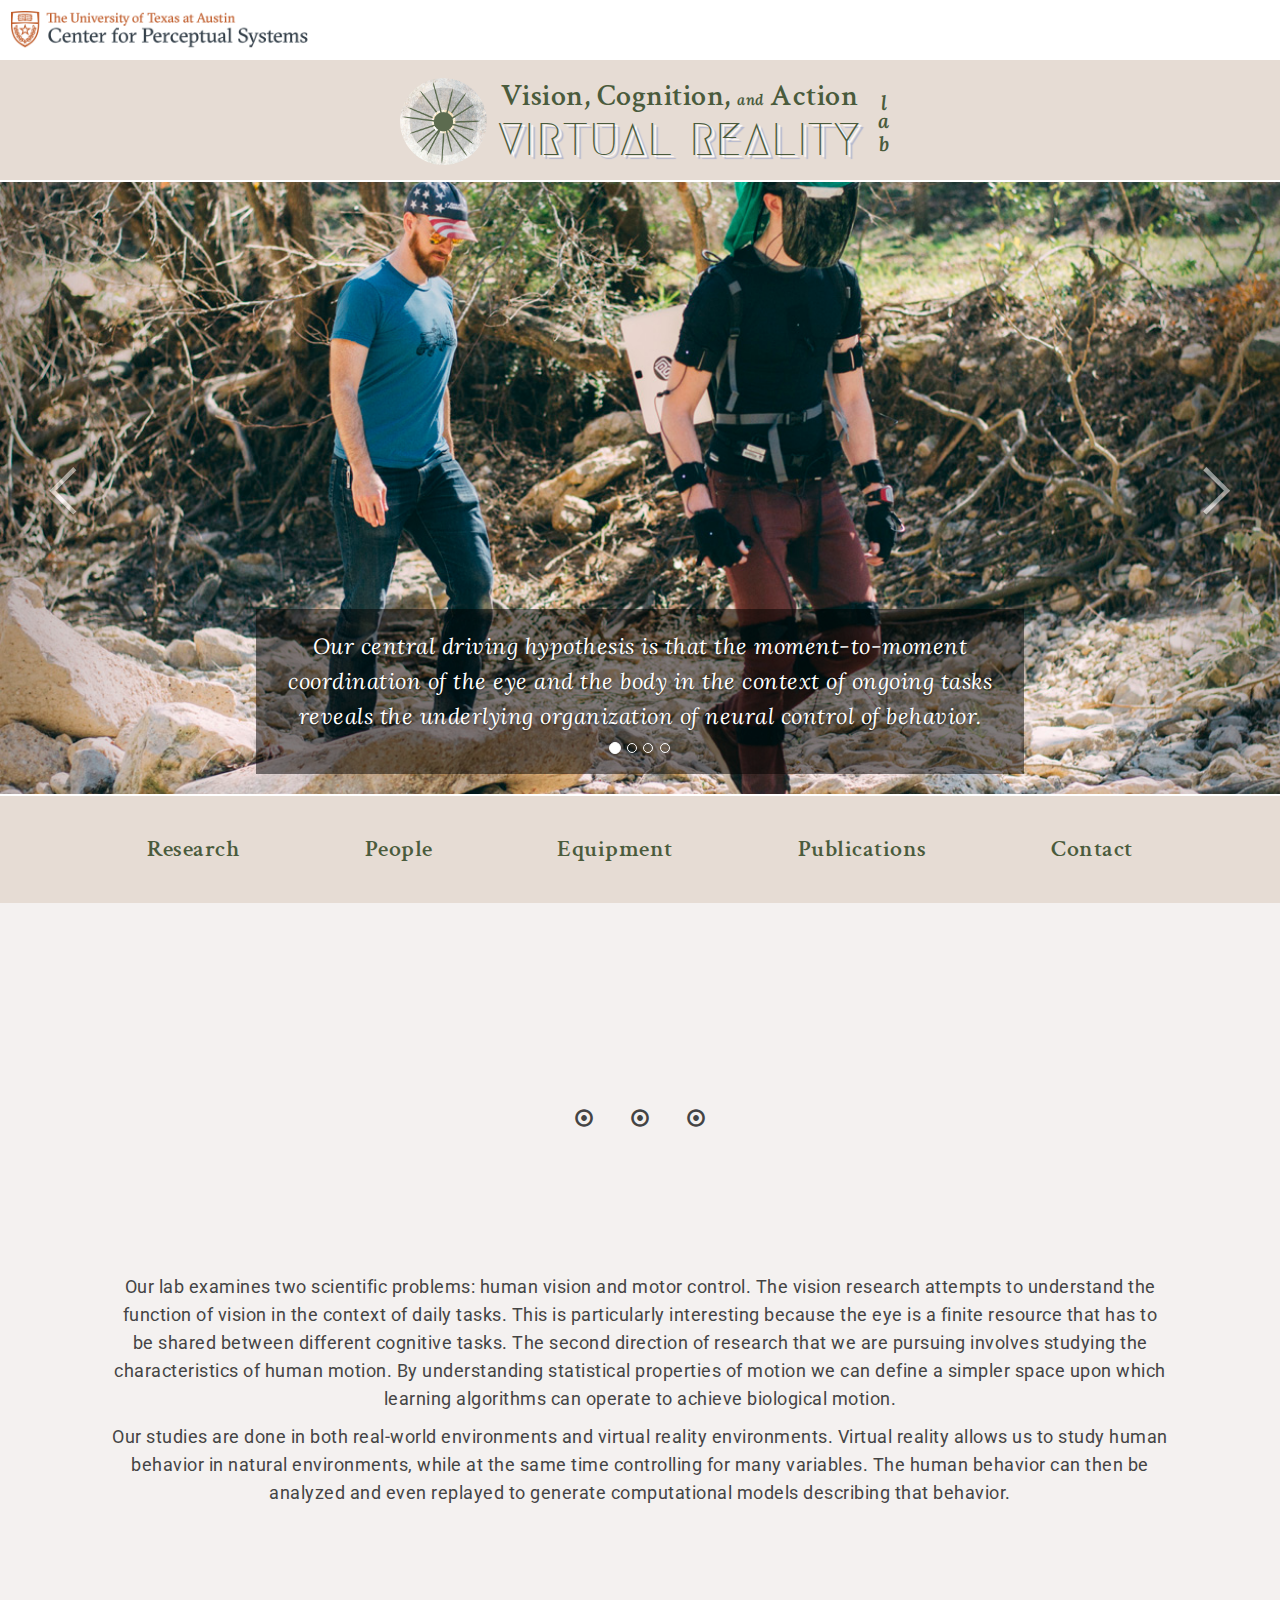
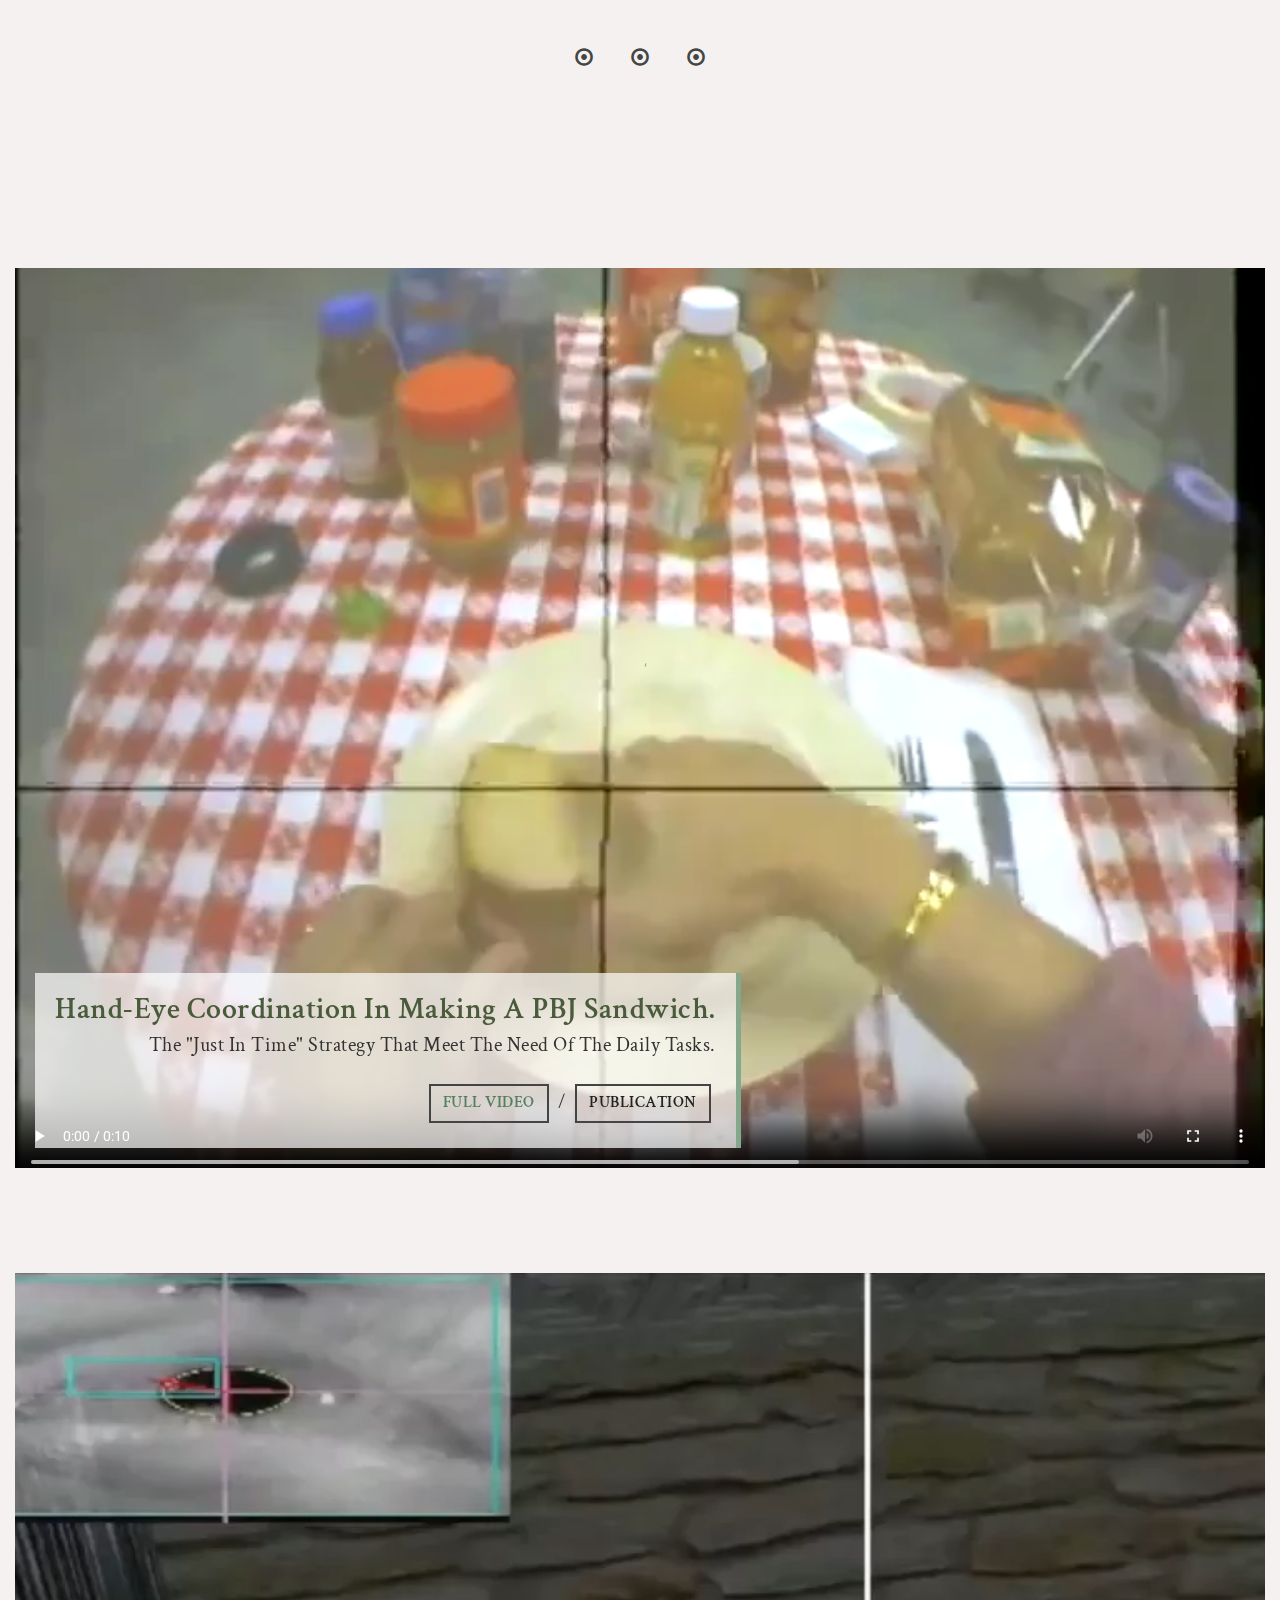
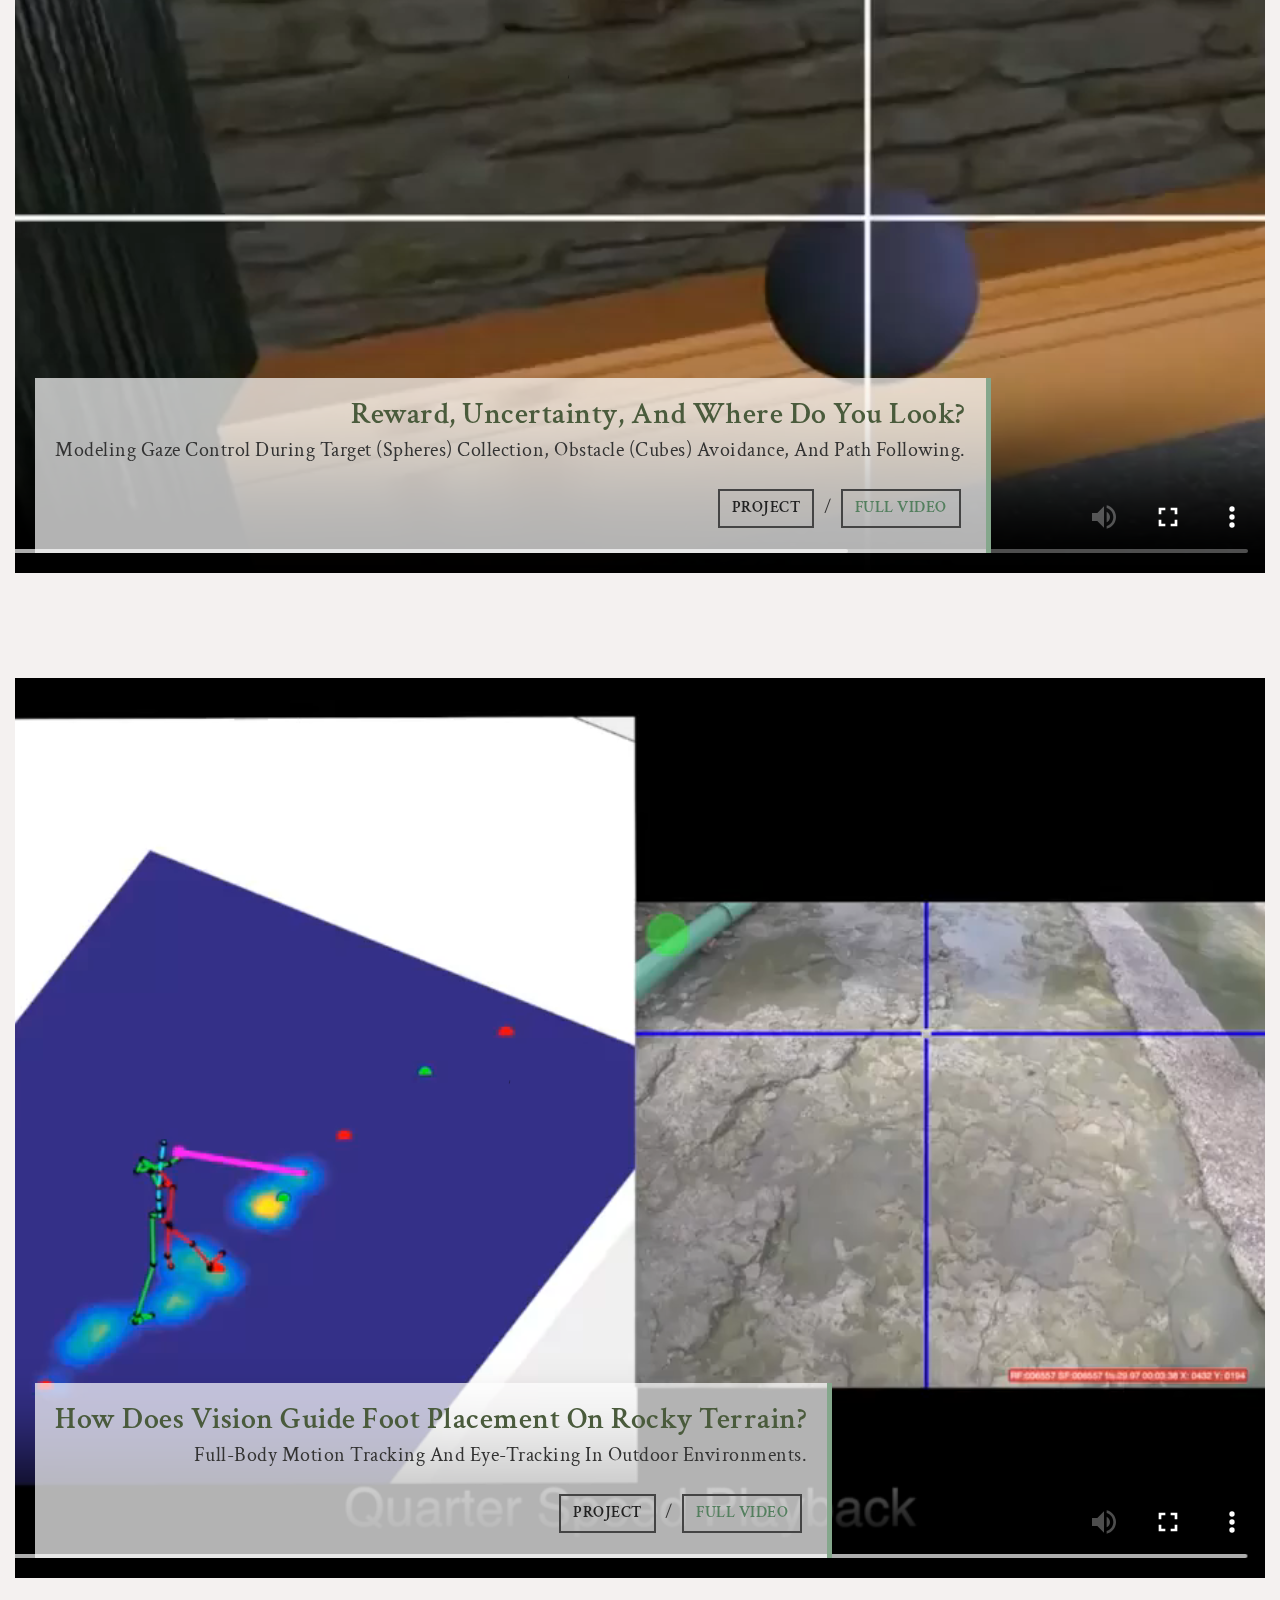
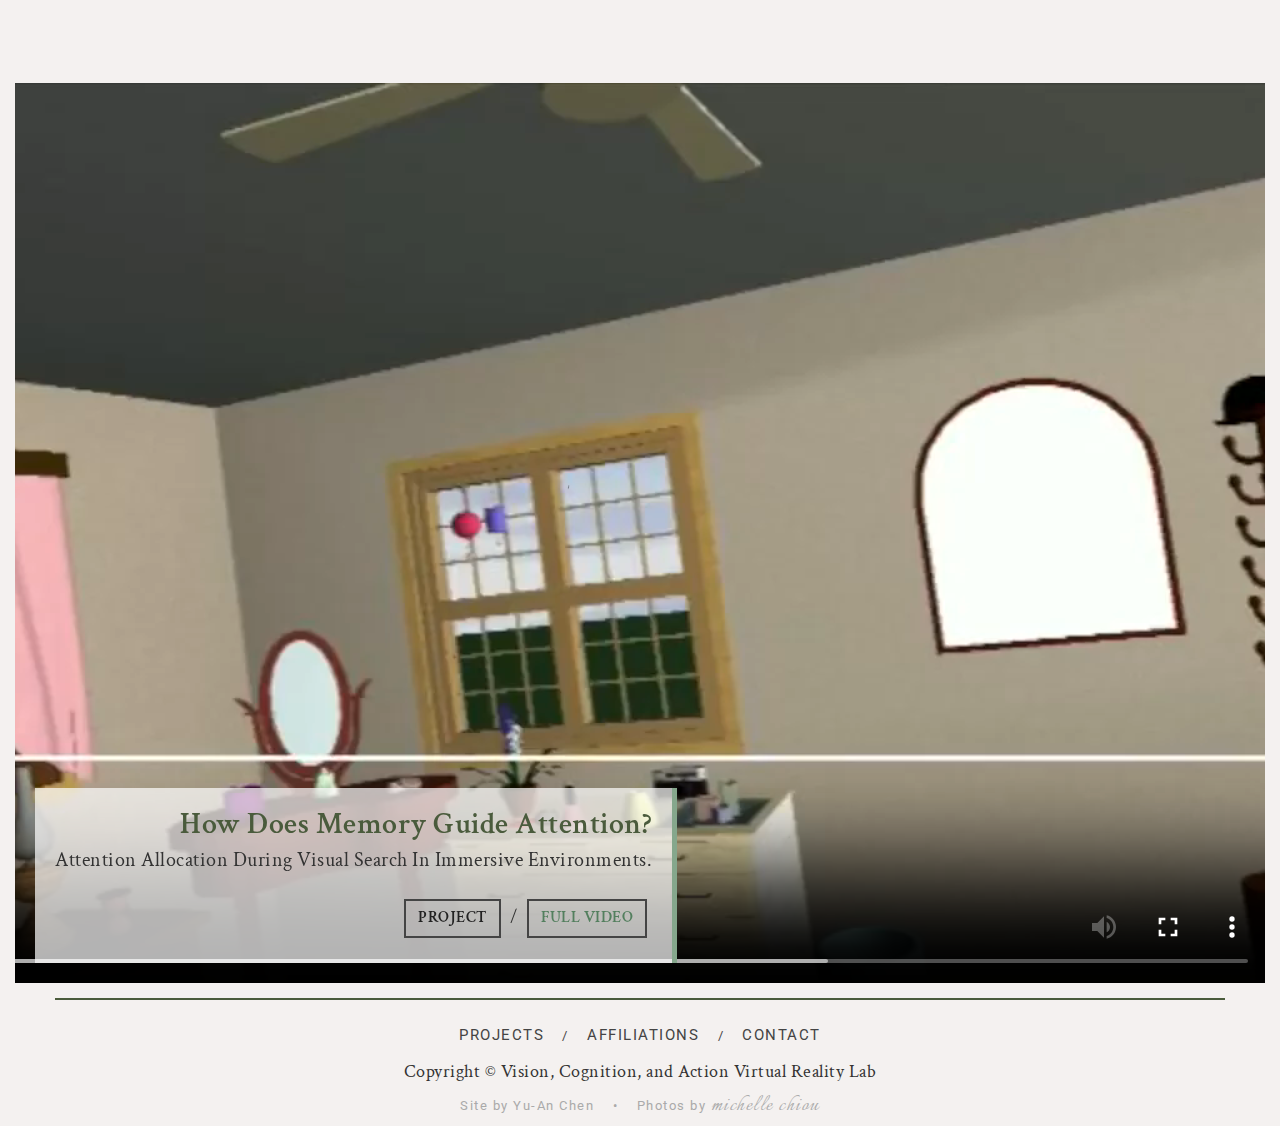
<file: index.html>
<!DOCTYPE html>
<html lang="en">

<head>
  <meta charset="utf-8">
  <meta http-equiv="X-UA-Compatible" content="IE=edge">
  <meta name="viewport" content="width=device-width, initial-scale=1">
  <!-- The above 3 meta tags *must* come first in the head; any other head content must come *after* these tags -->
  <meta name="description" content="">
  <meta name="keywords" content="virtual reality, cognition, vision, action, artificial intelligence, machine learning, perception, computer science, psychology, neuroscience, brains, motor control, sensorimotor system, natural behavior, ut austin, center for perceptual systems ">
  <meta name="author" content="">
  <link rel="icon" href="favicon.ico">
  <link href='https://fonts.googleapis.com/css?family=Crimson+Text:400,600' rel='stylesheet' type='text/css'>
  <link href='https://fonts.googleapis.com/css?family=Megrim&text=VIRTUALREALITY<>â' rel='stylesheet' type='text/css'>
  <link href='https://fonts.googleapis.com/css?family=Lora:400italic|Roboto' rel='stylesheet' type='text/css'>
  <link href='https://fonts.googleapis.com/css?family=Italianno&text=michellechiou' rel='stylesheet' type='text/css'>
  
  
  
  <title>Vision, Cognition, and Action VR Lab</title>
  <!-- Bootstrap core CSS -->
  <link href="dist/css/bootstrap.min.css" rel="stylesheet">
  <!-- IE10 viewport hack for Surface/desktop Windows 8 bug -->
  <link href="assets/css/ie10-viewport-bug-workaround.css" rel="stylesheet">
  <!-- Custom styles for this template -->
  <link href="css/vrlab.css" rel="stylesheet">
  <!-- Just for debugging purposes. Don't actually copy these 2 lines! -->
  <!--[if lt IE 9]><script src="assets/js/ie8-responsive-file-warning.js"></script><![endif]-->
  <script src="assets/js/ie-emulation-modes-warning.js"></script>
  <!-- HTML5 shim and Respond.js for IE8 support of HTML5 elements and media queries -->
  <!--[if lt IE 9]>
      <script src="https://oss.maxcdn.com/html5shiv/3.7.2/html5shiv.min.js"></script>
      <script src="https://oss.maxcdn.com/respond/1.4.2/respond.min.js"></script>
    <![endif]-->
</head>

<body>
  <a id="to_page_top"></a>
  <div class="container-full_view_point_header">
    <div class="cps_logo">
      <a href="http://www.utexas.edu/cola/cps/index.php" target="_blank"><img src="img/home_page/UTA_CPS_logo.png" style="height:100%" alt="UT Austin CPS"></a>
    </div>
    <div class="page-header">
      <h1 class="text-center"><a href="index.html"><img id="lab_logo_primary" class="hidden-xs" alt="VR Lab logo" src="vr_lab_logo.png" style="height:87px">
        <span class="labName_vcaVR">
          <span class="labName_vca">Vision, Cognition, <span class="small_italic"><em>and</em></span> Action</span><br/>
          <span class="labName_VR">VIRTUAL REALITY</span>
        </span>
        <span class="labName_lab">
          <em>l<br />a<br /><span style="display:block; line-height:1.4">b</span></em>
        </span>
      </a></h1>
      <!--span class="labName_vca text-right">Vision<br />
          <div class="ca_lineHeight">Cognition<br />
            <span class="small_italic"><em>and </em></span><br />
            Action
          </div>
        </span> 
        <span class="labName_vr">VIRTUAL<br />REALITY</span> 
        <span class="labName_lab">l<br />a<br /><div style="line-height:1.4">b</div></span-->
      <div id="indexCarousel" class="carousel-fade carousel slide" data-ride="carousel">
        <!-- Indicators -->
        <ol class="carousel-indicators">
          <li data-target="#indexCarousel" data-slide-to="0" class="active"></li>
          <li data-target="#indexCarousel" data-slide-to="1"></li>
          <li data-target="#indexCarousel" data-slide-to="2"></li>
          <li data-target="#indexCarousel" data-slide-to="3"></li>
        </ol>
        <!-- Wrapper for slides -->
        <div class="carousel-inner" role="listbox">
          <div class="item active">
            <img class="horizontal_img" src="img/home_page/bg-jon.jpg" alt="bg-walking">
            <div class="carousel-caption">
              <p><em>Our central driving hypothesis is that the moment-to-moment coordination of the eye and the body in the context of ongoing tasks reveals the underlying organization of neural control of behavior.</em></p>
            </div>
          </div>
          <div class="item">
            <img class="horizontal_img" src="img/home_page/bg-leif.jpg" alt="bg-reach">
            <!--div class="carousel-caption">
                <h2>Heading 2</h2>
                <p><em>Paragraph</em></p>
              </div-->
          </div>
          <div class="item">
            <img class="horizontal_img" src="img/home_page/bg-nvisor.jpg" alt="bg-nvisor">
            <!--div class="carousel-caption">
                <h2>Heading 2</h2>
                <p><em>Paragraph</em></p>
              </div-->
          </div>
          <div class="item">
            <img class="horizontal_img" src="img/home_page/bg-lijia.jpg" alt="bg-animated">
            <!--div class="carousel-caption">
                <h2>Heading 2</h2>
                <p><em>Paragraph</em></p>
              </div-->
          </div>
        </div>
        <!-- Left and right controls -->
        <a class="left carousel-control" href="#indexCarousel" role="button" data-slide="prev">
          <span class=" " aria-hidden="true" style="font-family:Megrim; font-size:72px; font-weight:600; position:absolute; top:50%; left:25%; margin-top:-54px">&lt;</span>
          <span class="sr-only">Previous</span>
        </a>
        <a class="right carousel-control" href="#indexCarousel" role="button" data-slide="next">
          <span class=" " aria-hidden="true" style="font-family:Megrim; font-size:72px; font-weight:600; position:absolute; top:50%; right:25%; margin-top:-54px">&gt;</span>
          <span class="sr-only">Next</span>
        </a>
      </div>
    </div>
  </div>
  <nav class="navbar navbar-default" id="nav-home">
    <div class="container">
      <div class="navbar-header">
        <button type="button" class="navbar-toggle collapsed" data-toggle="collapse" data-target="#navbar" aria-expanded="false" aria-controls="navbar">
          <span class="sr-only">Toggle navigation</span>
          <span class="icon-bar"></span>
          <span class="icon-bar"></span>
          <span class="icon-bar"></span>
        </button>
        <a id="lab_logo_secondary" class="navbar-brand visible-xs-block" href="index.html"><img alt="VR Lab logo" src="vr_lab_logo.png" style="height:100%"></a>
        <a class="navbar-brand visible-xs-block" id="page_title" data-toggle="collapse" data-target="#navbar" aria-expanded="false" aria-controls="navbar">Home</a>
      </div>
      <div id="navbar" class="collapse navbar-collapse h3">
        <ul class="nav nav-justified">
          <li><a href="research.html">Research</a></li>
          <li><a href="people.html">People</a></li>
          <li><a href="equipment.html">Equipment</a></li>
          <li><a href="publications.html">Publications</a></li>
          <li><a href="contact.html">Contact</a></li>
        </ul>
      </div>
      <!--/.nav-collapse -->
    </div>
  </nav>
  <div class="col-xs-12">
    <div class="container-full_view_point" style="display:table">
      <div class="text-center sans_serif" style="padding:0 7.5vw; display:table-cell; vertical-align: middle;">
        <p style="padding-bottom: 10vw; padding-left:3vw; letter-spacing:3vw;"><span class="glyphicon glyphicon-record" aria-hidden="true"></span><span class="glyphicon glyphicon-record" aria-hidden="true"></span><span class="glyphicon glyphicon-record" aria-hidden="true"></span></p>
        <div style="line-height:28px;">
          <p>Our lab examines two scientific problems: human vision and motor control. The vision research attempts to understand the function of vision in the context of daily tasks. This is particularly interesting because the eye is a finite resource that has to be shared between different cognitive tasks. The second direction of research that we are pursuing involves studying the characteristics of human motion. By understanding statistical properties of motion we can define a simpler space upon which learning algorithms can operate to achieve biological motion.</p>
          <p>Our studies are done in both real-world environments and virtual reality environments. Virtual reality allows us to study human behavior in natural environments, while at the same time controlling for many variables. The human behavior can then be analyzed and even replayed to generate computational models describing that behavior.</p>
        </div>
        <p style="padding-top: 10vw; padding-left:3vw; letter-spacing:3vw; margin-bottom:-5px"><span class="glyphicon glyphicon-record" aria-hidden="true"></span><span class="glyphicon glyphicon-record" aria-hidden="true"></span><span class="glyphicon glyphicon-record" aria-hidden="true"></span></p>
      </div>
    </div>
  </div>
  <!--Video 1-->
  <div class="col-xs-12">
    <div class="container-full_view_point bg-color-black">
      <video loop controls class="video_full_view_4by3 hidden-xs">
        <!--source src="video/PBJ_sandwich.mkv" type="video/webm"-->
        <source src="video/PBJ_sandwich.mp4" type="video/mp4">
      </video>
      <div id="pbj_video_to_img" class="visible-xs"></div>
    </div>
    <div class="video_legend-right">
      <h2 class="text-capitalize">Hand-eye coordination in making a PBJ sandwich.<br /><small>The "just in time" strategy that meet the need of the daily tasks.</small></h2>
      <a href="" data-toggle="modal" data-target="#myModal_PBJ" class="btn btn-video">Full Video</a> / <a href="publications.html#PBJ_paper" class="btn btn-video">Publication</a>
    </div>
    <div class="modal fade" id="myModal_PBJ" tabindex="-1" role="dialog" aria-labelledby="myModal_PBJ">
      <div class="modal-dialog modal-lg">
        <div class="modal-content">
          <div class="embed-responsive embed-responsive-16by9">
            <iframe class="embed-responsive-item" src="https://www.youtube.com/embed/DDq6g1RL8p4" frameborder="0" allowfullscreen></iframe>
          </div>
        </div>
      </div>
    </div>
  </div>
  <!--Video 2-->
  <div class="col-xs-12" style="padding-top:10vh; ">
    <div class="container-full_view_point bg-color-black">
      <video loop controls class="video_full_view_16by9 hidden-xs">
        <source src="video/Matt_bubbleWorld.webm" type="video/webm">
        <source src="video/Matt_bubbleWorld.mp4" type="video/mp4">
      </video>
      <div id="sphere_video_to_img" class="visible-xs"></div>
    </div>
    <div class="video_legend-right">
      <h2 class="text-capitalize">Reward, Uncertainty, And Where Do You Look?<br /><small>Modeling gaze control during target (spheres) collection, obstacle (cubes) avoidance, and path following.</small></h2>
      <a href="research.html#project_reward_uncertainty" class="btn btn-video">Project</a> / <a href="" data-toggle="modal" data-target="#myModal_cubeSphere" class="btn btn-video">Full Video</a>
    </div>
    <div class="modal fade" id="myModal_cubeSphere" tabindex="-1" role="dialog" aria-labelledby="myModal_cubeSphere">
      <div class="modal-dialog modal-lg">
        <div class="modal-content">
          <div class="embed-responsive embed-responsive-16by9">
            <iframe class="embed-responsive-item" src="https://www.youtube.com/embed/asVsMWSalkc" frameborder="0" allowfullscreen></iframe>
          </div>
        </div>
      </div>
    </div>
  </div>
  <!--video 3-->
  <div class="col-xs-12" style="padding-top:10vh">
    <div class="container-full_view_point bg-color-black">
      <video loop controls class="video_full_view_2by1 hidden-xs">
        <source src="video/jon_walking_hd.mp4" type="video/mp4">
        <source src="video/" type="video/webm">
      </video>
      <div id="walking_video_to_img" class="visible-xs"></div>
    </div>
    <div class="video_legend-right">
      <h2 class="text-capitalize">How does vision guide foot placement on rocky terrain?<br /><small>Full-body motion tracking and eye-tracking in outdoor environments.</small></h2>
      <a href="research.html#project_walking" class="btn btn-video">Project</a> / <a href="" class="btn btn-video" data-toggle="modal" data-target="#myModal_walk">Full Video</a>
    </div>
    <div class="modal fade" id="myModal_walk" tabindex="-1" role="dialog" aria-labelledby="myModal_walk">
      <div class="modal-dialog modal-lg">
        <div class="modal-content">
          <div class="embed-responsive embed-responsive-16by9">
            <iframe class="embed-responsive-item" src="https://www.youtube.com/embed/t_DIjmtF-n8" frameborder="0" allowfullscreen></iframe>
          </div>
        </div>
      </div>
    </div>
  </div>
  <!--video 4-->
  <div class="col-xs-12" style="padding-top:10vh">
    <div class="container-full_view_point bg-color-black">
      <video loop controls class="video_full_view_16by9 hidden-xs">
        <source src="video/apt_explore.webm" type="video/webm">
        <source src="video/apt_explore.mp4" type="video/mp4">
      </video>
      <div id="apartment_video_to_img" class="visible-xs"></div>
    </div>
    <div class="video_legend-right">
      <h2 class="text-capitalize">How does memory guide attention? <br /><small>Attention allocation during visual search in immersive environments.</small></h2>
      <a href="research.html#project_apartment" class="btn btn-video">Project</a> / <a href="" class="btn btn-video" data-toggle="modal" data-target="#myModal_apartment">Full Video</a>
    </div>
    <div class="modal fade" id="myModal_apartment" tabindex="-1" role="dialog" aria-labelledby="myModal_apartment">
      <div class="modal-dialog modal-lg">
        <div class="modal-content">
          <div class="embed-responsive embed-responsive-16by9">
            <iframe class="embed-responsive-item" src="https://www.youtube.com/embed/cqBOKc9oQT8" frameborder="0" allowfullscreen></iframe>
          </div>
        </div>
      </div>
    </div>
  </div>

  <div class="back_to_top text-center">
        <a href="#to_page_top">â</a>
  </div>
    <footer class="footer container">
        <div class="sans_serif text-center p-t-10px">
            <small>
                <a href="research.html">PROJECTS</a>
                <span class="small footer_divider">/</span>
                <!--a>YOUTUBE</a>
                <span class="small footer_divider">/</span-->
                <a href="contact.html#affiliations">AFFILIATIONS</a>
                <span class="small footer_divider">/</span>
                <a href="contact.html">CONTACT</a>
            </small>
        </div>
        <div class="text-center p-t-10px">
            Copyright &copy; Vision, Cognition, and Action Virtual Reality Lab
        </div>
        <div id="contribution" class="text-center sans_serif small">
            <small>Site by <a href="mailto:atwood12@gmail.com">Yu-An Chen</a></small>
            <span class="small footer_divider">&bull;</span>
            <small>Photos by <a href="http://www.michellechiouphotography.com/" target="_blank"><span id="michelle_chiou">michelle chiou</span></a></small>
        </div>
    </footer>
  <!-- Bootstrap core JavaScript
    ================================================== -->
  <!-- Placed at the end of the document so the pages load faster -->
  <script src="https://ajax.googleapis.com/ajax/libs/jquery/1.11.3/jquery.min.js"></script>
  <script>
  window.jQuery || document.write('<script src="assets/js/vendor/jquery.min.js"><\/script>')
  </script>
  <script src="dist/js/bootstrap.min.js"></script>
  <script src="js/vrlab.js"></script>
  <!-- IE10 viewport hack for Surface/desktop Windows 8 bug -->
  <script src="assets/js/ie10-viewport-bug-workaround.js"></script>
  <script src="js/vrlab_home.js"></script>
</body>

</html>
</file>
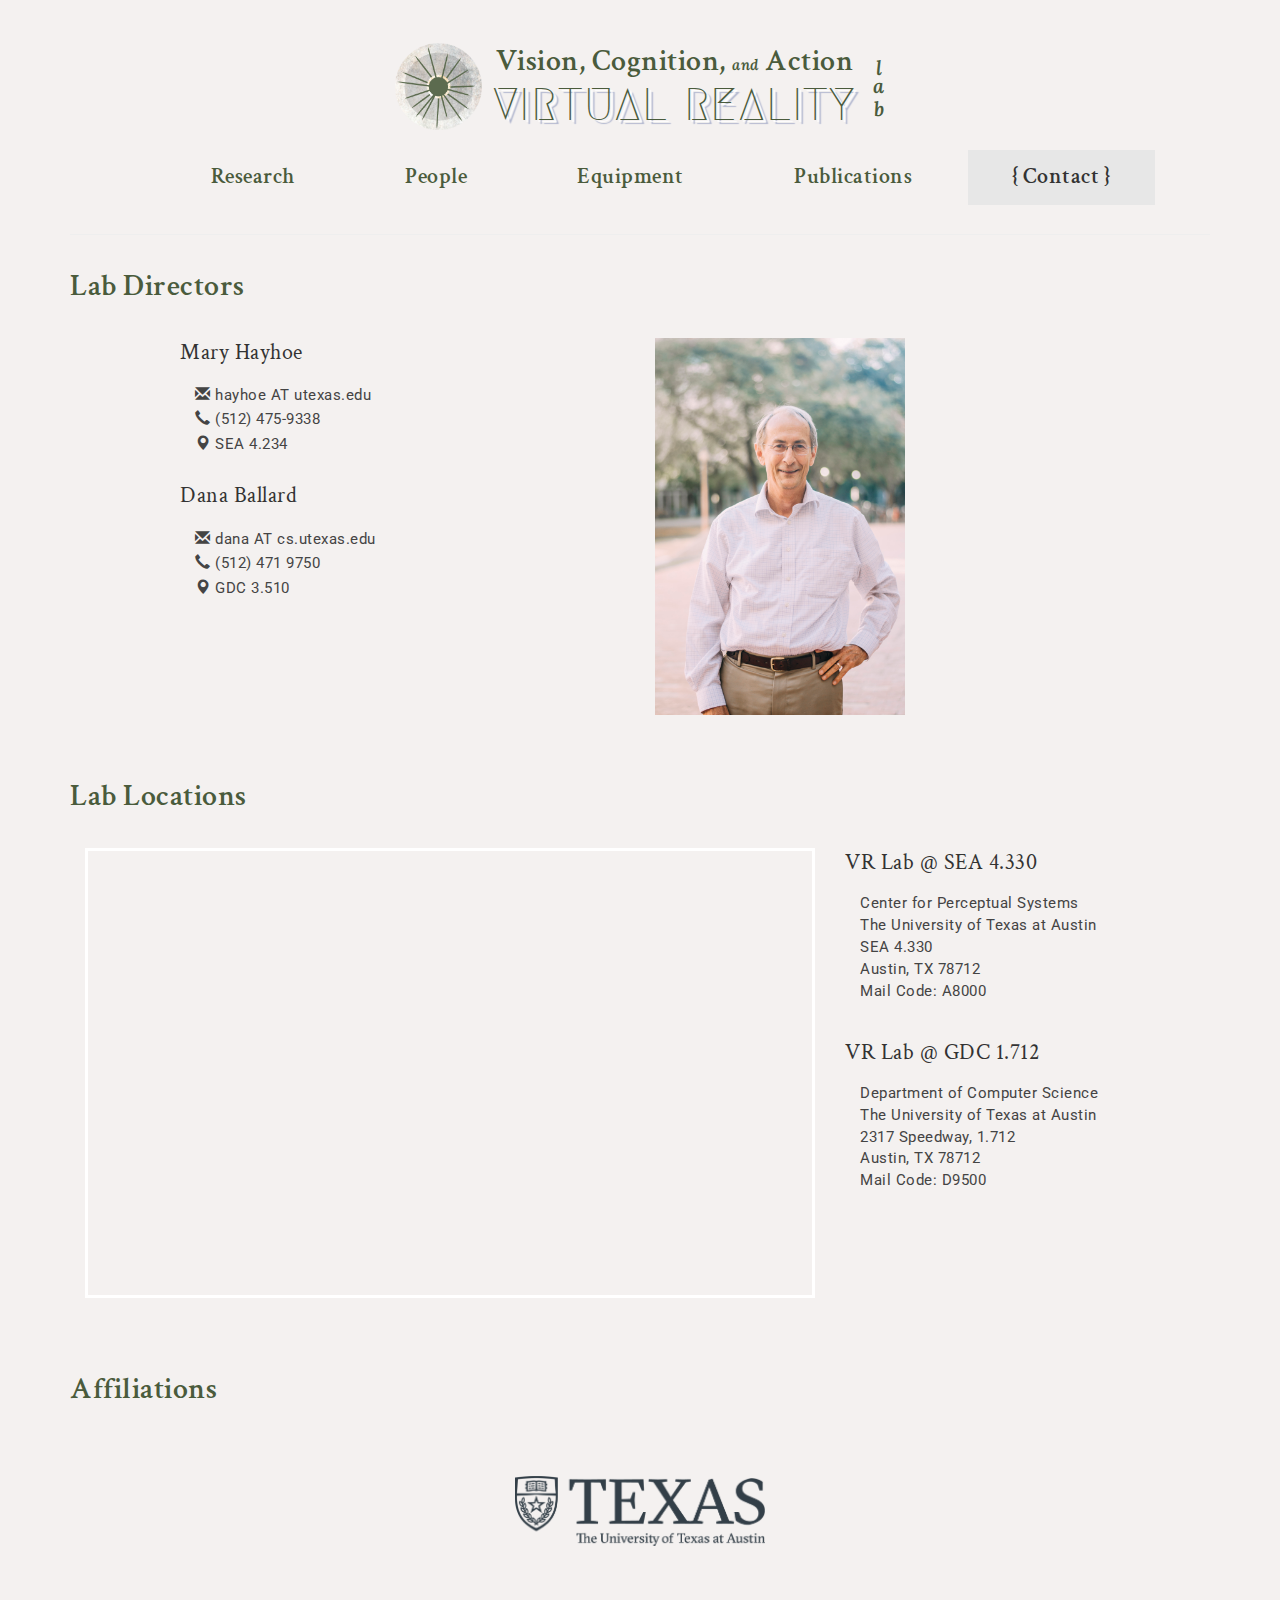
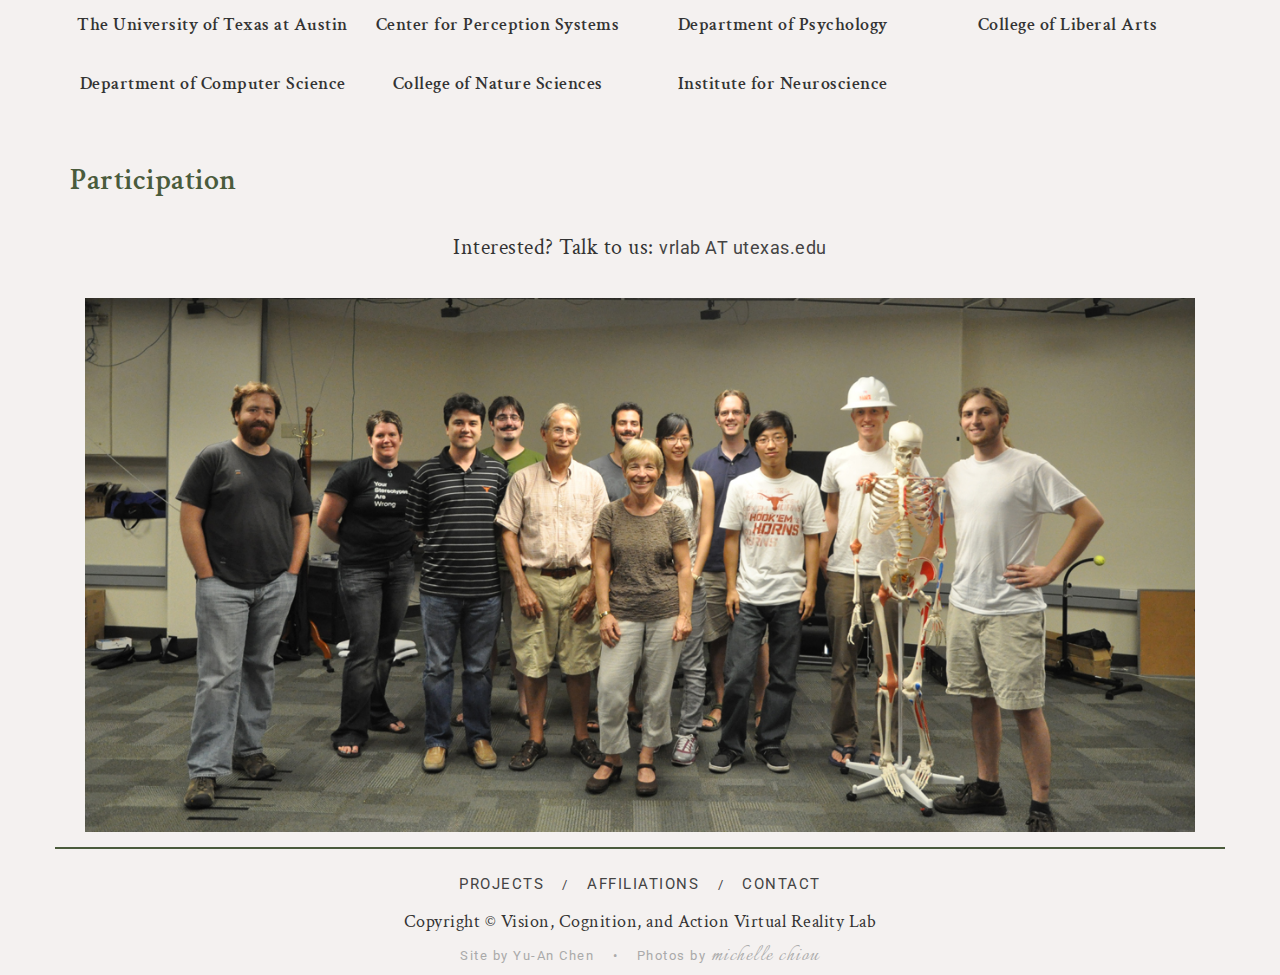
<file: contact.html>
<!DOCTYPE html>
<html lang="en">

<head>
  <meta charset="utf-8">
  <meta http-equiv="X-UA-Compatible" content="IE=edge">
  <meta name="viewport" content="width=device-width, initial-scale=1">
  <!-- The above 3 meta tags *must* come first in the head; any other head content must come *after* these tags -->
  <meta name="description" content="">
  <meta name="keywords" content="virtual reality, cognition, vision, action, artificial intelligence, machine learning, perception, computer science, psychology, neuroscience, brains, motor control, sensorimotor system, natural behavior, ut austin, center for perceptual systems ">
  <meta name="author" content="">
  <link rel="icon" href="favicon.ico">
  <link href='https://fonts.googleapis.com/css?family=Crimson+Text:400,600' rel='stylesheet' type='text/css'>
  <link href='https://fonts.googleapis.com/css?family=Megrim&text=VIRTUALREALITY<>â' rel='stylesheet' type='text/css'>
  <link href='https://fonts.googleapis.com/css?family=Lora:400italic|Roboto' rel='stylesheet' type='text/css'>
  <link href='https://fonts.googleapis.com/css?family=Italianno&text=michellechiou' rel='stylesheet' type='text/css'>
  <title>Contact | Vision, Cognition, and Action VR Lab</title>
  <!-- Bootstrap core CSS -->
  <link href="dist/css/bootstrap.min.css" rel="stylesheet">
  <!-- IE10 viewport hack for Surface/desktop Windows 8 bug -->
  <link href="assets/css/ie10-viewport-bug-workaround.css" rel="stylesheet">
  <!-- Custom styles for this template -->
  <link href="css/vrlab.css" rel="stylesheet">
  <!-- Just for debugging purposes. Don't actually copy these 2 lines! -->
  <!--[if lt IE 9]><script src="assets/js/ie8-responsive-file-warning.js"></script><![endif]-->
  <script src="assets/js/ie-emulation-modes-warning.js"></script>
  <!-- HTML5 shim and Respond.js for IE8 support of HTML5 elements and media queries -->
  <!--[if lt IE 9]>
      <script src="https://oss.maxcdn.com/html5shiv/3.7.2/html5shiv.min.js"></script>
      <script src="https://oss.maxcdn.com/respond/1.4.2/respond.min.js"></script>
    <![endif]-->
</head>

<body>
  <a id="to_page_top"></a>
  <div class="container">
    <div class="page-header">
            <h1 class="text-center"><a href="index.html"><img id="lab_logo_primary" class="hidden-xs" alt="VR Lab logo" src="vr_lab_logo.png" style="height:87px">
        <span class="labName_vcaVR">
          <span class="labName_vca">Vision, Cognition, <span class="small_italic"><em>and</em></span> Action</span><br/>
          <span class="labName_VR">VIRTUAL REALITY</span>
        </span>
        <span class="labName_lab">
          <em>l<br />a<br /><span style="display:block; line-height:1.4">b</span></em>
        </span>
      </a></h1>
            <nav class="navbar navbar-default">
                <div class="container">
                    <div class="navbar-header">
                        <button type="button" class="navbar-toggle collapsed" data-toggle="collapse" data-target="#navbar" aria-expanded="false" aria-controls="navbar">
                            <span class="sr-only">Toggle navigation</span>
                            <span class="icon-bar"></span>
                            <span class="icon-bar"></span>
                            <span class="icon-bar"></span>
                        </button>
                        <a id="lab_logo_secondary" class="navbar-brand visible-xs-block" href="index.html"><img alt="VR Lab logo" src="vr_lab_logo.png" style="height:100%"></a>
            <a class="navbar-brand visible-xs-block" id="page_title" data-toggle="collapse" data-target="#navbar" aria-expanded="false" aria-controls="navbar">Contact</a>
          </div>
          <div id="navbar" class="collapse navbar-collapse">
            <ul class="nav nav-justified">
              <li><a href="research.html">Research</a></li>
              <li><a href="people.html">People</a></li>
              <li><a href="equipment.html">Equipment</a></li>
              <li><a href="publications.html">Publications</a></li>
              <li class="active"><a href="contact.html">Contact</a></li>
            </ul>
          </div>
          <!--/.nav-collapse -->
        </div>
      </nav>
    </div>
    <div class="row">
      <div class="col-xs-12">
        <h2>Lab Directors</h2>
        <div class="col-sm-5 col-sm-offset-1">
          <p class="lead">Mary Hayhoe</p>
          <div class="col-sm-11 col-sm-offset-0  sans_serif small">
            <p><span class="glyphicon glyphicon-envelope" aria-hidden="true"></span> hayhoe AT utexas.edu
              <br /><span class="glyphicon glyphicon-earphone" aria-hidden="true"></span> (512) 475-9338
              <br /><span class="glyphicon glyphicon-map-marker" aria-hidden="true"></span> SEA 4.234</p>
          </div>
          <p class="lead">Dana Ballard</p>
          <div class="col-sm-11 col-sm-offset-0 sans_serif small">
            <p><span class="glyphicon glyphicon-envelope" aria-hidden="true"></span> dana AT cs.utexas.edu
              <br /><span class="glyphicon glyphicon-earphone" aria-hidden="true"></span> (512) 471 9750
              <br /><span class="glyphicon glyphicon-map-marker" aria-hidden="true"></span> GDC 3.510</p>
          </div>
        </div>
        <div class="col-sm-4 hidden-xs">
          <img src="img/profile_pic/dana_contact.jpg" alt="welcome" style="width:100%; max-width:250px">
        </div>
      </div>
    </div>
    <div class="row">
      <div class="col-xs-12">
        <h2>Lab Locations</h2>
        <div class="col-xs-12 col-sm-8">
          <iframe id="google_map_iframe" src="https://www.google.com/maps/d/embed?mid=zWS6hT29lI0A.kg5Dn-sRGSus" seamless="seamless" frameborder="0" style="width:100%; height:400px; height:50vh; border:solid 3px #fff;"></iframe>
        </div>
        <div class="col-xs-12 col-sm-4">
          <p class="lead">VR Lab @ SEA 4.330</p>
          <address class="sans_serif small col-xs-12">
            Center for Perceptual Systems
            <br /> The University of Texas at Austin
            <br /> SEA 4.330
            <br /> Austin, TX 78712
            <br /> Mail Code: A8000
          </address>
          <p class="lead">VR Lab @ GDC 1.712</p>
          <address class="sans_serif small col-xs-12">
            Department of Computer Science
            <br /> The University of Texas at Austin
            <br /> 2317 Speedway, 1.712
            <br /> Austin, TX 78712
            <br /> Mail Code: D9500
          </address>
        </div>
      </div>
    </div>
    <a id="affiliations"></a>
    <div class="row">
      <div class="col-xs-12">
        <h2>Affiliations</h2>
        <div id="ut_Austin_logo" class="col-sm-12 col-md-12">
          <a href="http://www.utexas.edu/"><img src="img/logo/logo-utAustin.png" alt="UT Austin logo" style="width:80%"></a>
        </div>
        <div class="contact_affiliation">
          <div class="col-sm-6 col-lg-3 text-center p-lr-0px"><a href="http://www.utexas.edu/">The University of Texas at Austin</a></div>
          <div class="col-sm-6 col-lg-3 text-center p-lr-0px"><a href="http://www.utexas.edu/cola/cps/index.php">Center for Perception Systems</a></div>
          <div class="col-sm-6 col-lg-3 text-center p-lr-0px"><a href="http://www.utexas.edu/cola/psychology/">Department of Psychology</a></div>
          <div class="col-sm-6 col-lg-3 text-center p-lr-0px"><a href="http://www.utexas.edu/cola/">College of Liberal Arts</a></div>
          <div class="col-sm-6 col-lg-3 text-center p-lr-0px"><a href="https://www.cs.utexas.edu/">Department of Computer Science</a></div>
          <div class="col-sm-6 col-lg-3 text-center p-lr-0px"><a href="https://cns.utexas.edu/">College of Nature Sciences</a></div>
          <div class="col-sm-6 col-lg-3 text-center p-lr-0px"><a href="https://neuroscience.utexas.edu/">Institute for Neuroscience</a></div>
        </div>
      </div>
    </div>
    <div class="row">
      <div class="col-xs-12">
        <h2>Participation</h2>
        <div class="col-xs-12">
          <p class="lead text-center">Interested? Talk to us: <span class="sans_serif"><small>vrlab AT utexas.edu</small></span></p>
          <img src="img/group/group-2013.jpg" alt="group photo 2013" style="width:100%; position:relative; top:35px;">
        </div>
      </div>
    </div>
  </div>
  <div class="back_to_top text-center">
        <a href="#to_page_top">â</a>
    </div>
    <footer class="footer container">
        <div class="sans_serif text-center p-t-10px">
            <small>
                <a href="research.html">PROJECTS</a>
                <span class="small footer_divider">/</span>
                <!--a>YOUTUBE</a>
                <span class="small footer_divider">/</span-->
                <a href="contact.html#affiliations">AFFILIATIONS</a>
                <span class="small footer_divider">/</span>
                <a href="contact.html">CONTACT</a>
            </small>
        </div>
        <div class="text-center p-t-10px">
            Copyright &copy; Vision, Cognition, and Action Virtual Reality Lab
        </div>
        <div id="contribution" class="text-center sans_serif small">
            <small>Site by <a href="mailto:atwood12@gmail.com">Yu-An Chen</a></small>
            <span class="small footer_divider">&bull;</span>
            <small>Photos by <a href="http://www.michellechiouphotography.com/" target="_blank"><span id="michelle_chiou">michelle chiou</span></a></small>
        </div>
    </footer>
  <!-- /container -->
  <!-- Bootstrap core JavaScript
    ================================================== -->
  <!-- Placed at the end of the document so the pages load faster -->
  <script src="https://ajax.googleapis.com/ajax/libs/jquery/1.11.3/jquery.min.js"></script>
  <script>
  window.jQuery || document.write('<script src="assets/js/vendor/jquery.min.js"><\/script>')
  </script>
  <script src="dist/js/bootstrap.min.js"></script>
  <script src="js/vrlab.js"></script>
  
  <script>
  $(document).ready(function() {
    $('[data-toggle="tooltip"]').tooltip();
  });
  </script>
  <!-- IE10 viewport hack for Surface/desktop Windows 8 bug -->
  <script src="assets/js/ie10-viewport-bug-workaround.js"></script>
</body>

</html>
</file>
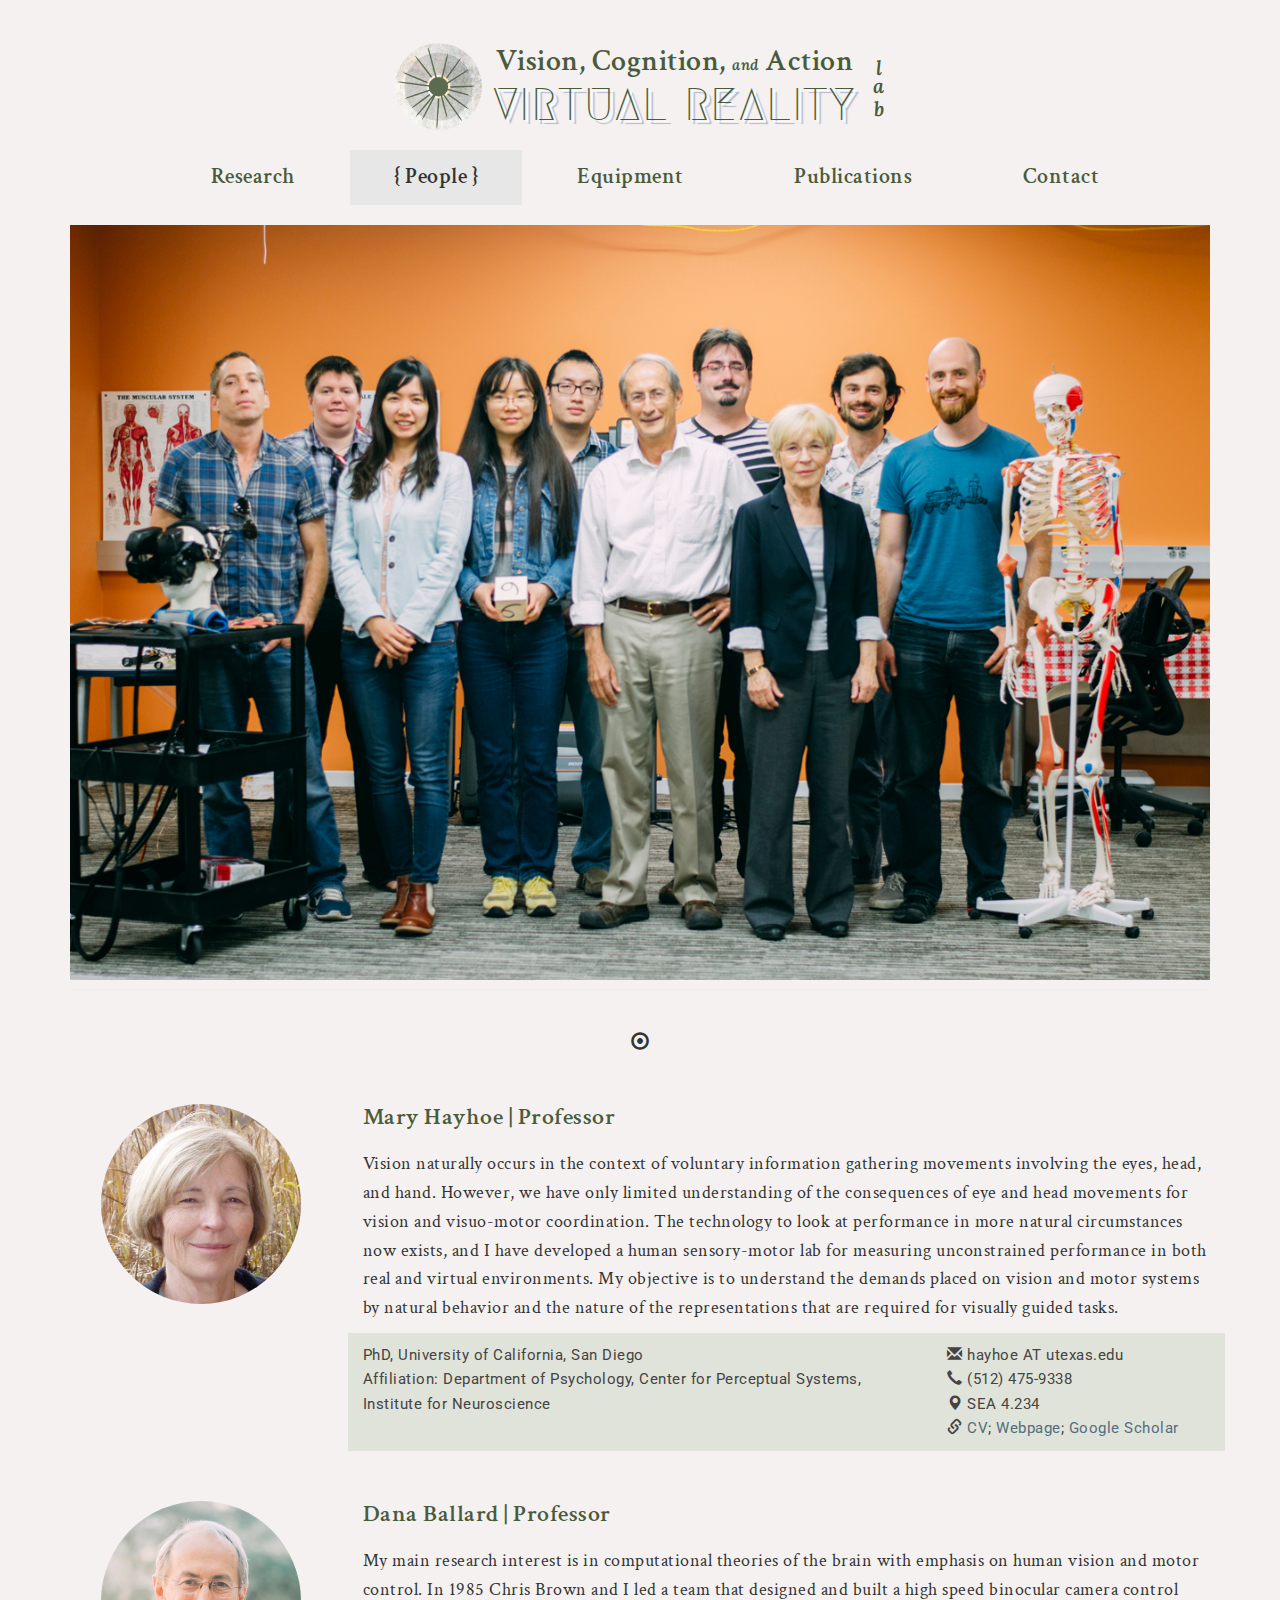
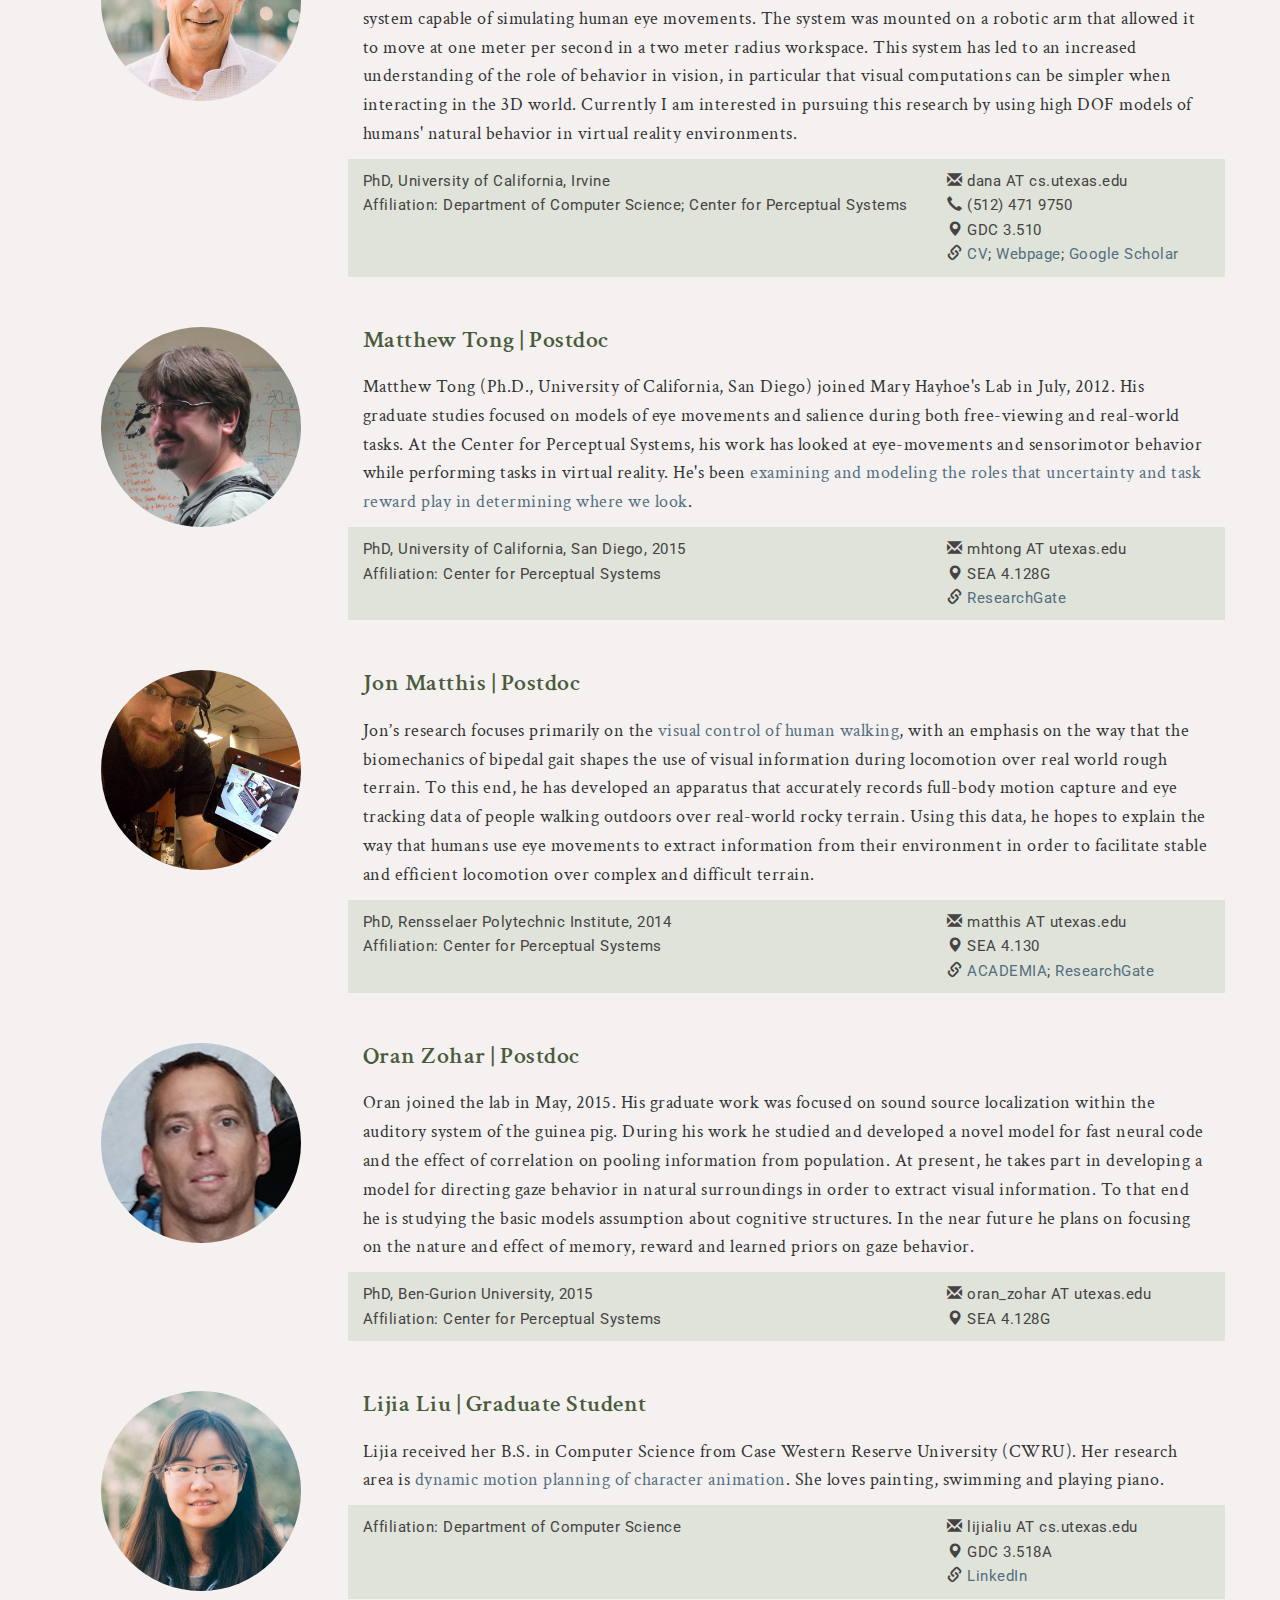
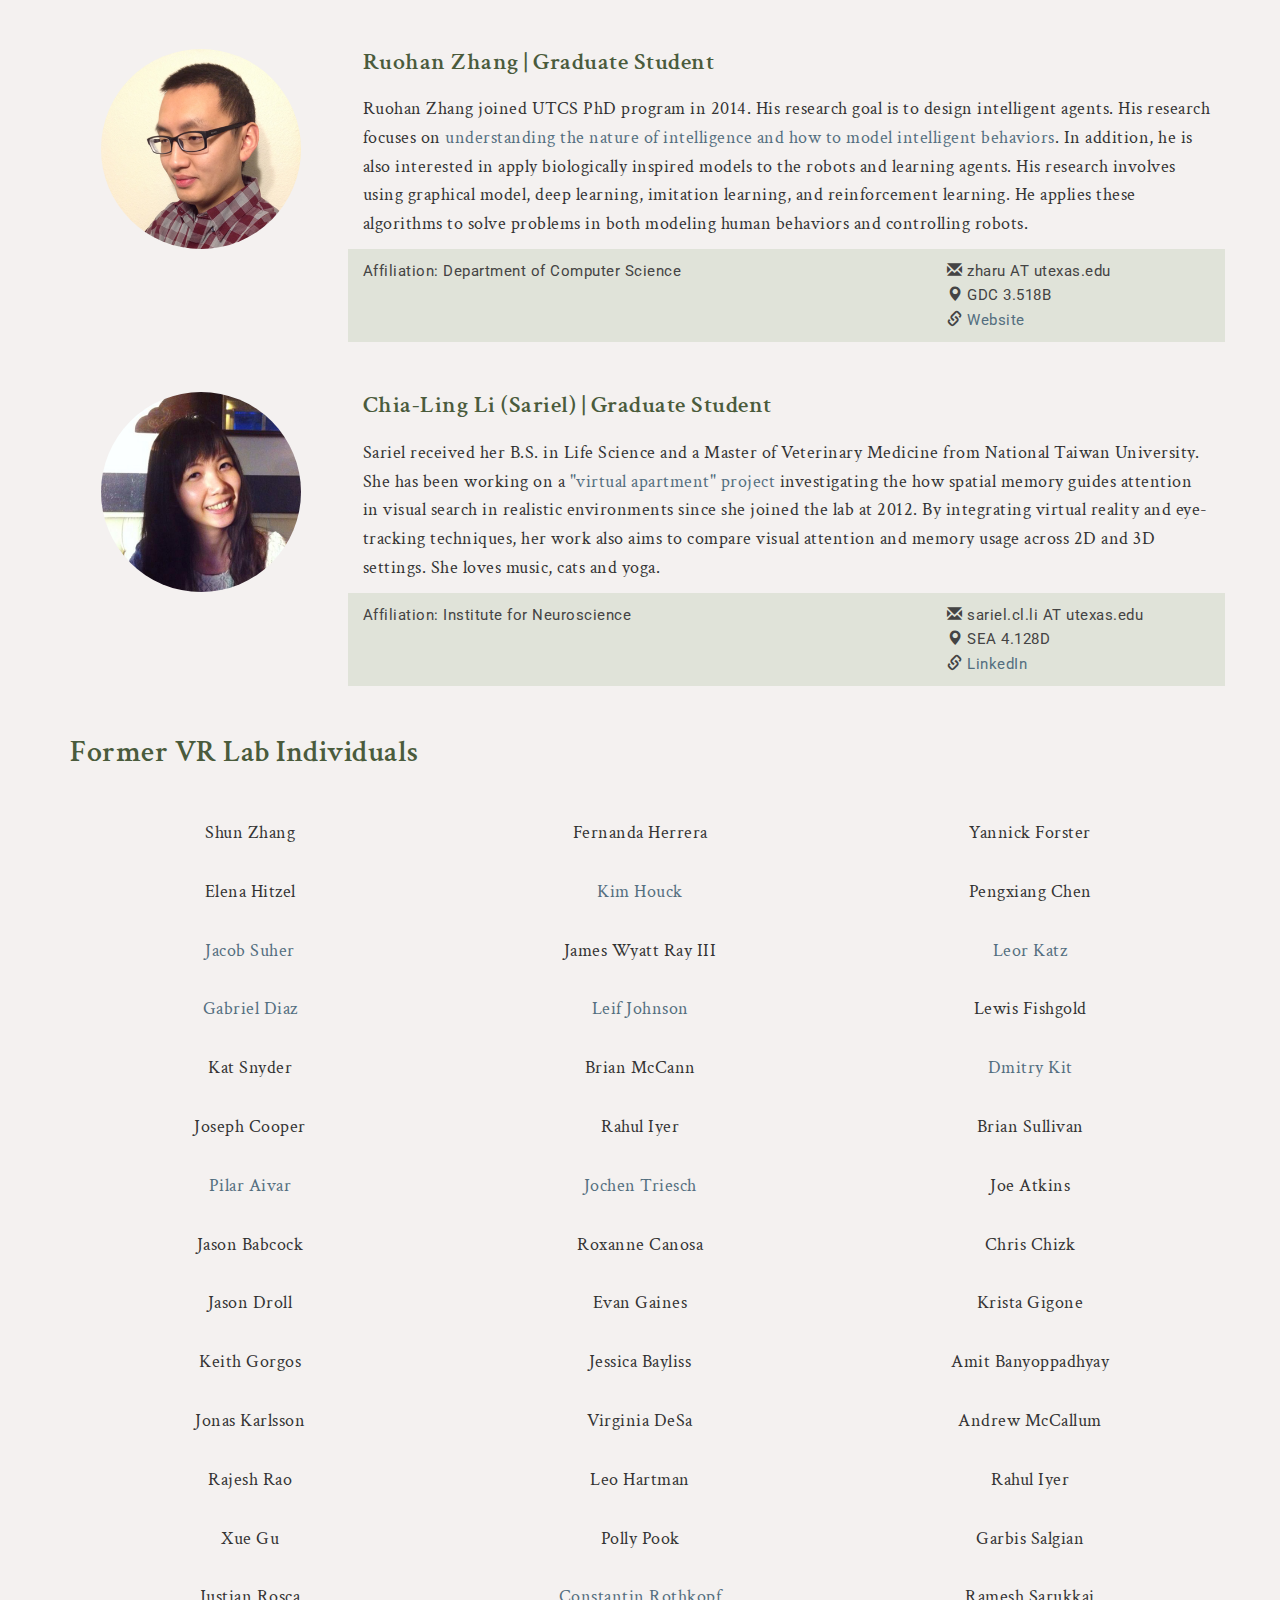
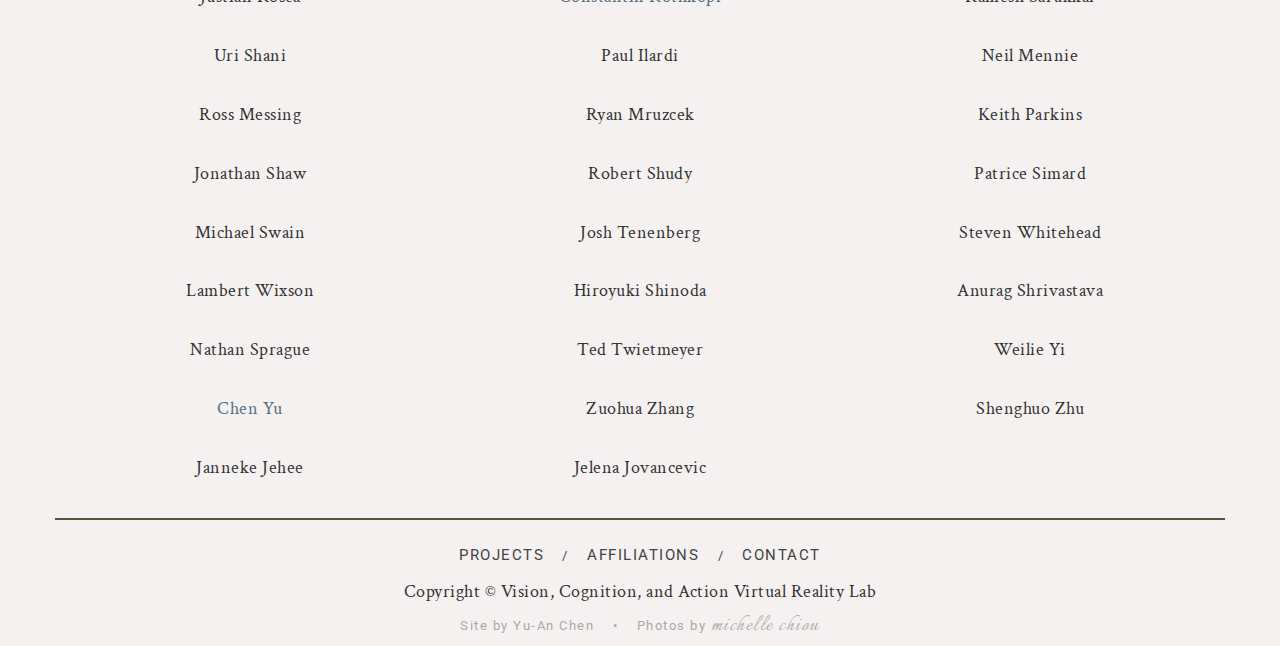
<file: people.html>
<!DOCTYPE html>
<html lang="en">

<head>
    <meta charset="utf-8">
    <meta http-equiv="X-UA-Compatible" content="IE=edge">
    <meta name="viewport" content="width=device-width, initial-scale=1">
    <!-- The above 3 meta tags *must* come first in the head; any other head content must come *after* these tags -->
    <meta name="description" content="">
    <meta name="keywords" content="virtual reality, cognition, vision, action, artificial intelligence, machine learning, perception, computer science, psychology, neuroscience, brains, motor control, sensorimotor system, natural behavior, ut austin, center for perceptual systems ">
    <meta name="author" content="">
    <link rel="icon" href="favicon.ico">
    <link href='https://fonts.googleapis.com/css?family=Crimson+Text:400,600' rel='stylesheet' type='text/css'>
    <link href='https://fonts.googleapis.com/css?family=Megrim&text=VIRTUALREALITY<>â' rel='stylesheet' type='text/css'>
    <link href='https://fonts.googleapis.com/css?family=Lora:400italic|Roboto' rel='stylesheet' type='text/css'>
    <link href='https://fonts.googleapis.com/css?family=Italianno&text=michellechiou' rel='stylesheet' type='text/css'>
    <title>People | Vision, Cognition, and Action VR Lab</title>
    <!-- Bootstrap core CSS -->
    <link href="dist/css/bootstrap.min.css" rel="stylesheet">
    <!-- IE10 viewport hack for Surface/desktop Windows 8 bug -->
    <link href="assets/css/ie10-viewport-bug-workaround.css" rel="stylesheet">
    <!-- Custom styles for this template -->
    <link href="css/vrlab.css" rel="stylesheet">
    <!-- Just for debugging purposes. Don't actually copy these 2 lines! -->
    <!--[if lt IE 9]><script src="assets/js/ie8-responsive-file-warning.js"></script><![endif]-->
    <script src="assets/js/ie-emulation-modes-warning.js"></script>
    <!-- HTML5 shim and Respond.js for IE8 support of HTML5 elements and media queries -->
    <!--[if lt IE 9]>
      <script src="https://oss.maxcdn.com/html5shiv/3.7.2/html5shiv.min.js"></script>
      <script src="https://oss.maxcdn.com/respond/1.4.2/respond.min.js"></script>
    <![endif]-->
</head>

<body>
    <a id="to_page_top"></a>
    <div class="container">
        <div class="page-header">
            <h1 class="text-center"><a href="index.html"><img id="lab_logo_primary" class="hidden-xs" alt="VR Lab logo" src="vr_lab_logo.png" style="height:87px">
        <span class="labName_vcaVR">
          <span class="labName_vca">Vision, Cognition, <span class="small_italic"><em>and</em></span> Action</span><br/>
          <span class="labName_VR">VIRTUAL REALITY</span>
        </span>
        <span class="labName_lab">
          <em>l<br />a<br /><span style="display:block; line-height:1.4">b</span></em>
        </span>
      </a></h1>
            <nav class="navbar navbar-default">
                <div class="container">
                    <div class="navbar-header">
                        <button type="button" class="navbar-toggle collapsed" data-toggle="collapse" data-target="#navbar" aria-expanded="false" aria-controls="navbar">
                            <span class="sr-only">Toggle navigation</span>
                            <span class="icon-bar"></span>
                            <span class="icon-bar"></span>
                            <span class="icon-bar"></span>
                        </button>
                        <a id="lab_logo_secondary" class="navbar-brand visible-xs-block" href="index.html"><img alt="VR Lab logo" src="vr_lab_logo.png" style="height:100%"></a>
                        <a class="navbar-brand visible-xs-block" id="page_title" data-toggle="collapse" data-target="#navbar" aria-expanded="false" aria-controls="navbar">People</a>
                    </div>
                    <div id="navbar" class="collapse navbar-collapse">
                        <ul class="nav nav-justified">
                            <li><a href="research.html">Research</a></li>
                            <li class="active"><a href="people.html">People</a></li>
                            <li><a href="equipment.html">Equipment</a></li>
                            <li><a href="publications.html">Publications</a></li>
                            <li><a href="contact.html">Contact</a></li>
                        </ul>
                    </div>
                    <!--/.nav-collapse -->
                </div>
            </nav>
            <img src="img/group/group-2016.jpg" style="width:100%" alt="group photo">
        </div>
        <div class="row">
            <p class="text-center" style="padding-top:20px"><span class="glyphicon glyphicon-record" aria-hidden="true"></span></p>
        </div>
        <div class="row">
            <div class="col-sm-3 col-sm-offset-0 col-xs-6 col-xs-offset-3"><img class="img-circle" src="img/profile_pic/mary_hayhoe.jpg" alt="Mary" style="width:100%" /></div>
            <div class="clearfix visible-xs"></div>
            <div class="col-sm-9">
                <h3>Mary Hayhoe | Professor</h3>
                <p>Vision naturally occurs in the context of voluntary information gathering movements involving the eyes, head, and hand. However, we have only limited understanding of the consequences of eye and head movements for vision and visuo-motor coordination. The technology to look at performance in more natural circumstances now exists, and I have developed a human sensory-motor lab for measuring unconstrained performance in both real and virtual environments. My objective is to understand the demands placed on vision and motor systems by natural behavior and the nature of the representations that are required for visually guided tasks.</p>
                <div class="row row_contact">
                    <div class="col-sm-8 sans_serif small">
                        <p>PhD, University of California, San Diego
                            <br />Affiliation: Department of Psychology, Center for Perceptual Systems, Institute for Neuroscience</p>
                    </div>
                    <div class="col-sm-4 sans_serif small">
                        <p><span class="glyphicon glyphicon-envelope" aria-hidden="true"></span> hayhoe AT utexas.edu
                            <br /><span class="glyphicon glyphicon-earphone" aria-hidden="true"></span> (512) 475-9338
                            <br /><span class="glyphicon glyphicon-map-marker" aria-hidden="true"></span> SEA 4.234
                            <br /><span class="glyphicon glyphicon-link" aria-hidden="true"></span> <a href="http://www.utexas.edu/cola/files/2275396">CV</a>; <a href="http://www.utexas.edu/cola/cps/faculty/profile.php?id=mmh739" target="_blank">Webpage</a>; <a href="https://scholar.google.com/citations?user=Xju48KQAAAAJ&hl=en&oi=ao" target="_blank">Google Scholar</a></p>
                    </div>
                </div>
            </div>
        </div>
        <div class="row">
            <div class="col-sm-3 col-sm-offset-0 col-xs-6 col-xs-offset-3"><img class="img-circle" src="img/profile_pic/dana_ballard.jpg" alt="Dana" style="width:100%" /></div>
            <div class="clearfix visible-xs"></div>
            <div class="col-sm-9">
                <h3>Dana Ballard | Professor</h3>
                <p>My main research interest is in computational theories of the brain with emphasis on human vision and motor control. In 1985 Chris Brown and I led a team that designed and built a high speed binocular camera control system capable of simulating human eye movements. The system was mounted on a robotic arm that allowed it to move at one meter per second in a two meter radius workspace. This system has led to an increased understanding of the role of behavior in vision, in particular that visual computations can be simpler when interacting in the 3D world. Currently I am interested in pursuing this research by using high DOF models of humans' natural behavior in virtual reality environments.</p>
                <div class="row row_contact">
                    <div class="col-sm-8 sans_serif small">
                        <p>PhD, University of California, Irvine
                            <br />Affiliation: Department of Computer Science; Center for Perceptual Systems</p>
                    </div>
                    <div class="col-sm-4 sans_serif small">
                        <p><span class="glyphicon glyphicon-envelope" aria-hidden="true"></span> dana AT cs.utexas.edu
                            <br /><span class="glyphicon glyphicon-earphone" aria-hidden="true"></span> (512) 471 9750
                            <br /><span class="glyphicon glyphicon-map-marker" aria-hidden="true"></span> GDC 3.510
                            <br /><span class="glyphicon glyphicon-link" aria-hidden="true"></span> <a href="https://www.cs.utexas.edu/~dana/Dana_New_CV.pdf" target="_blank">CV</a>; <a href="https://www.cs.utexas.edu/~dana/" target="_blank">Webpage</a>; <a href="https://scholar.google.com/citations?user=67aYFTQAAAAJ&hl=en&oi=ao" target="_blank">Google Scholar</a></p>
                    </div>
                </div>
            </div>
        </div>
        <a id="matt"></a>
        <div class="row">
            <div class="col-sm-3 col-sm-offset-0 col-xs-6 col-xs-offset-3"><img class="img-circle" src="img/profile_pic/matt_tong.jpg" alt="Matt" style="width:100%" /></div>
            <div class="clearfix visible-xs"></div>
            <div class="col-sm-9">
                <h3>Matthew Tong | Postdoc</h3>
                <p>Matthew Tong (Ph.D., University of California, San Diego) joined Mary Hayhoe's Lab in July, 2012. His graduate studies focused on models of eye movements and salience during both free-viewing and real-world tasks. At the Center for Perceptual Systems, his work has looked at eye-movements and sensorimotor behavior while performing tasks in virtual reality. He's been <a href="research.html#project_reward_uncertainty">examining and modeling the roles that uncertainty and task reward play in determining where we look</a>.</p>
                <div class="row row_contact">
                    <div class="col-sm-8 sans_serif small">
                        <p>PhD, University of California, San Diego, 2015
                            <br />Affiliation: Center for Perceptual Systems</p>
                    </div>
                    <div class="col-sm-4 sans_serif small">
                        <p><span class="glyphicon glyphicon-envelope" aria-hidden="true"></span> mhtong AT utexas.edu
                            <br /><span class="glyphicon glyphicon-map-marker" aria-hidden="true"></span> SEA 4.128G
                            <br /><span class="glyphicon glyphicon-link" aria-hidden="true"></span> <a href="https://www.researchgate.net/profile/Matthew_Tong" target="_blank">ResearchGate</a></p>
                    </div>
                </div>
            </div>
        </div>
        <a id="jon"></a>
        <div class="row">
            <div class="col-sm-3 col-sm-offset-0 col-xs-6 col-xs-offset-3"><img class="img-circle" src="img/profile_pic/JonMatthis.jpg" alt="Jon" style="width:100%" /></div>
            <div class="clearfix visible-xs"></div>
            <div class="col-sm-9">
                <h3>Jon Matthis | Postdoc</h3>
                <p>Jon’s research focuses primarily on the <a href="research.html#project_walking">visual control of human walking</a>, with an emphasis on the way that the biomechanics of bipedal gait shapes the use of visual information during locomotion over real world rough terrain. To this end, he has developed an apparatus that accurately records full-body motion capture and eye tracking data of people walking outdoors over real-world rocky terrain. Using this data, he hopes to explain the way that humans use eye movements to extract information from their environment in order to facilitate stable and efficient locomotion over complex and difficult terrain. </p>
                <div class="row row_contact">
                    <div class="col-sm-8 sans_serif small">
                        <p>PhD, Rensselaer Polytechnic Institute, 2014
                            <br />Affiliation: Center for Perceptual Systems</p>
                    </div>
                    <div class="col-sm-4 sans_serif small">
                        <p><span class="glyphicon glyphicon-envelope" aria-hidden="true"></span> matthis AT utexas.edu
                            <br /><span class="glyphicon glyphicon-map-marker" aria-hidden="true"></span> SEA 4.130
                            <br /><span class="glyphicon glyphicon-link" aria-hidden="true"></span> <a href="http://utexas.academia.edu/JonMatthis" target="_blank">ACADEMIA</a>; <a href="https://www.researchgate.net/profile/Jonathan_Matthis" target="_blank">ResearchGate</a></p>
                    </div>
                </div>
            </div>
        </div>
        <div class="row">
            <div class="col-sm-3 col-sm-offset-0 col-xs-6 col-xs-offset-3"><img class="img-circle" src="img/profile_pic/oran_zohar.jpg" alt="Oran" style="width:100%" /></div>
            <div class="clearfix visible-xs"></div>
            <div class="col-sm-9">
                <h3>Oran Zohar | Postdoc</h3>
                <p>Oran joined the lab in May, 2015. His graduate work was focused on sound source localization within the auditory system of the guinea pig. During his work he studied and developed a novel model for fast neural code and the effect of correlation on pooling information from population. At present, he takes part in developing a model for directing gaze behavior in natural surroundings in order to extract visual information. To that end he is studying the basic models assumption about cognitive structures. In the near future he plans on focusing on the nature and effect of memory, reward and learned priors on gaze behavior.</p>
                <div class="row row_contact">
                    <div class="col-sm-8 sans_serif small">
                        <p>PhD, Ben-Gurion University, 2015
                            <br />Affiliation: Center for Perceptual Systems</p>
                    </div>
                    <div class="col-sm-4 sans_serif small">
                        <p><span class="glyphicon glyphicon-envelope" aria-hidden="true"></span> oran_zohar AT utexas.edu
                            <br /><span class="glyphicon glyphicon-map-marker" aria-hidden="true"></span> SEA 4.128G </p>
                    </div>
                </div>
            </div>
        </div>
        <a id="lijia"></a>
        <div class="row">
            <div class="col-sm-3 col-sm-offset-0 col-xs-6 col-xs-offset-3"><img class="img-circle" src="img/profile_pic/lijia_liu.jpg" alt="Lijia" style="width:100%" /></div>
            <div class="clearfix visible-xs"></div>
            <div class="col-sm-9">
                <h3>Lijia Liu | Graduate Student</h3>
                <p>Lijia received her B.S. in Computer Science from Case Western Reserve University (CWRU). Her research area is <a href="research.html#project_dynamic_motion">dynamic motion planning of character animation</a>. She loves painting, swimming and playing piano.</p>
                <div class="row row_contact">
                    <div class="col-sm-8 sans_serif small">
                        <p>Affiliation: Department of Computer Science</p>
                    </div>
                    <div class="col-sm-4 sans_serif small">
                        <p><span class="glyphicon glyphicon-envelope" aria-hidden="true"></span> lijialiu AT cs.utexas.edu
                            <br /><span class="glyphicon glyphicon-map-marker" aria-hidden="true"></span> GDC 3.518A
                            <br /><span class="glyphicon glyphicon-link" aria-hidden="true"></span> <a href="https://www.linkedin.com/in/lijia-liu-56658943" target="_blank">LinkedIn</a></p>
                    </div>
                </div>
            </div>
        </div>
        <a id="ruohan"></a>
        <div class="row">
            <div class="col-sm-3 col-sm-offset-0 col-xs-6 col-xs-offset-3"><img class="img-circle" src="img/profile_pic/ruohan_zhang.jpg" alt="Ruohan" style="width:100%" /></div>
            <div class="clearfix visible-xs"></div>
            <div class="col-sm-9">
                <h3>Ruohan Zhang | Graduate Student</h3>
                <p>Ruohan Zhang joined UTCS PhD program in 2014. His research goal is to design intelligent agents. His research focuses on <a href="research.html#project_behavior_modeling">understanding the nature of intelligence and how to model intelligent behaviors</a>. In addition, he is also interested in apply biologically inspired models to the robots and learning agents. His research involves using graphical model, deep learning, imitation learning, and reinforcement learning. He applies these algorithms to solve problems in both modeling human behaviors and controlling robots.</p>
                <div class="row row_contact">
                    <div class="col-sm-8 sans_serif small">
                        <p>Affiliation: Department of Computer Science</p>
                    </div>
                    <div class="col-sm-4 sans_serif small">
                        <p><span class="glyphicon glyphicon-envelope" aria-hidden="true"></span> zharu AT utexas.edu
                            <br /><span class="glyphicon glyphicon-map-marker" aria-hidden="true"></span> GDC 3.518B
                            <br /><span class="glyphicon glyphicon-link" aria-hidden="true"></span> <a href="http://www.cs.utexas.edu/~zharucs/" target="_blank">Website</a></p>
                    </div>
                </div>
            </div>
        </div>
        <a id="sariel"></a>
        <div class="row">
            <div class="col-sm-3 col-sm-offset-0 col-xs-6 col-xs-offset-3"><img class="img-circle" src="img/profile_pic/chia-ling_li.jpg" alt="Sariel" style="width:100%" /></div>
            <div class="clearfix visible-xs"></div>
            <div class="col-sm-9">
                <h3>Chia-Ling Li (Sariel) | Graduate Student</h3>
                <p>Sariel received her B.S. in Life Science and a Master of Veterinary Medicine from National Taiwan University. She has been working on a <a href="research.html#project_apartment">"virtual apartment" project</a> investigating the how spatial memory guides attention in visual search in realistic environments since she joined the lab at 2012. By integrating virtual reality and eye-tracking techniques, her work also aims to compare visual attention and memory usage across 2D and 3D settings. She loves music, cats and yoga.</p>
                <div class="row row_contact">
                    <div class="col-sm-8 sans_serif small">
                        <p>Affiliation: Institute for Neuroscience</p>
                    </div>
                    <div class="col-sm-4 sans_serif small">
                        <p><span class="glyphicon glyphicon-envelope" aria-hidden="true"></span> sariel.cl.li AT utexas.edu
                            <br /><span class="glyphicon glyphicon-map-marker" aria-hidden="true"></span> SEA 4.128D
                            <br /><span class="glyphicon glyphicon-link" aria-hidden="true"></span> <a href="https://www.linkedin.com/in/chialingsarielli" target="_blank">LinkedIn</a></p>
                    </div>
                </div>
            </div>
        </div>
        <a id="alumni"></a>
        <div class="row">
            <div class="col-xs-12">
                <h2>Former VR Lab Individuals</h2>
            </div>
            <div class="text-center">
                <div class="col-xs-6 col-sm-4">Shun Zhang</div> 
                <div class="col-xs-6 col-sm-4">Fernanda Herrera</div>
                <div class="col-xs-6 col-sm-4">Yannick Forster</div>
                <div class="col-xs-6 col-sm-4">Elena Hitzel</div>
                <div class="col-xs-6 col-sm-4"><a href="https://www.cs.utexas.edu/~houck/cs394n.html">Kim Houck</a></div>
                <div class="col-xs-6 col-sm-4">Pengxiang Chen</div>
                <div class="col-xs-6 col-sm-4"><a href="https://www.mccombs.utexas.edu/Directory/Profiles/Suher-Jacob">Jacob Suher</a></div>
                <div class="col-xs-6 col-sm-4">James Wyatt Ray III
                </div>
                <div class="col-xs-6 col-sm-4"><a href="http://motion.cps.utexas.edu/people/leor-katz/" target="_blank">Leor Katz</a></div>
                <div class="col-xs-6 col-sm-4"><a href="https://www.cis.rit.edu/faculty-and-staff/profile/gjdpci" target="_blank">Gabriel Diaz</a></div>
                <div class="col-xs-6 col-sm-4"><a href="http://www.cs.utexas.edu/~leif/" target="_blank">Leif Johnson</a></div>
                <div class="col-xs-6 col-sm-4">Lewis Fishgold</div>
                <div class="col-xs-6 col-sm-4">Kat Snyder</div>
                <div class="col-xs-6 col-sm-4">Brian McCann</div>
                <div class="col-xs-6 col-sm-4"><a href="http://people.bath.ac.uk/dmk31/index.html" target="_blank">Dmitry Kit</a></div>
                <div class="col-xs-6 col-sm-4">Joseph Cooper</div>
                <div class="col-xs-6 col-sm-4">Rahul Iyer</div>
                <div class="col-xs-6 col-sm-4">Brian Sullivan</div>
                <div class="col-xs-6 col-sm-4"><a href="http://www.uam.es/personal_pdi/psicologia/maivar/">Pilar Aivar</a></div>
                <div class="col-xs-6 col-sm-4"><a href="https://fias.uni-frankfurt.de/~triesch/">Jochen Triesch</a></div>
                <div class="col-xs-6 col-sm-4">Joe Atkins </div>
                <div class="col-xs-6 col-sm-4">Jason Babcock</div>
                <div class="col-xs-6 col-sm-4">Roxanne Canosa </div>
                <div class="col-xs-6 col-sm-4">Chris Chizk</div>
                <div class="col-xs-6 col-sm-4">Jason Droll</div>
                <div class="col-xs-6 col-sm-4">Evan Gaines</div>
                <div class="col-xs-6 col-sm-4">Krista Gigone </div>
                <div class="col-xs-6 col-sm-4">Keith Gorgos</div>
                <div class="col-xs-6 col-sm-4">Jessica Bayliss</div>
                <div class="col-xs-6 col-sm-4">Amit Banyoppadhyay</div>
                <div class="col-xs-6 col-sm-4">Jonas Karlsson</div>
                <div class="col-xs-6 col-sm-4">Virginia DeSa</div>
                <div class="col-xs-6 col-sm-4">Andrew McCallum</div>
                <div class="col-xs-6 col-sm-4">Rajesh Rao</div>
                <div class="col-xs-6 col-sm-4">Leo Hartman</div>
                <div class="col-xs-6 col-sm-4">Rahul Iyer</div>
                <div class="col-xs-6 col-sm-4">Xue Gu</div>
                <div class="col-xs-6 col-sm-4">Polly Pook</div>
                <div class="col-xs-6 col-sm-4">Garbis Salgian</div>
                <div class="col-xs-6 col-sm-4">Justian Rosca</div>
                <div class="col-xs-6 col-sm-4"><a href="http://fias.uni-frankfurt.de/~rothkopf/" target="_blank">Constantin Rothkopf</a></div>
                <div class="col-xs-6 col-sm-4">Ramesh Sarukkai</div>
                <div class="col-xs-6 col-sm-4">Uri Shani</div>
                <div class="col-xs-6 col-sm-4">Paul Ilardi</div>
                <div class="col-xs-6 col-sm-4">Neil Mennie</div>
                <div class="col-xs-6 col-sm-4">Ross Messing</div>
                <div class="col-xs-6 col-sm-4">Ryan Mruzcek</div>
                <div class="col-xs-6 col-sm-4">Keith Parkins</div>
                <div class="col-xs-6 col-sm-4">Jonathan Shaw</div>
                <div class="col-xs-6 col-sm-4">Robert Shudy</div>
                <div class="col-xs-6 col-sm-4">Patrice Simard</div>
                <div class="col-xs-6 col-sm-4">Michael Swain</div>
                <div class="col-xs-6 col-sm-4">Josh Tenenberg</div>
                <div class="col-xs-6 col-sm-4">Steven Whitehead</div>
                <div class="col-xs-6 col-sm-4">Lambert Wixson</div>
                <div class="col-xs-6 col-sm-4">Hiroyuki Shinoda</div>
                <div class="col-xs-6 col-sm-4">Anurag Shrivastava</div>
                <div class="col-xs-6 col-sm-4">Nathan Sprague</div>
                <div class="col-xs-6 col-sm-4">Ted Twietmeyer</div>
                <div class="col-xs-6 col-sm-4">Weilie Yi</div>
                <div class="col-xs-6 col-sm-4"><a href="http://www.indiana.edu/~dll/">Chen Yu</a></div>
                <div class="col-xs-6 col-sm-4">Zuohua Zhang</div>
                <div class="col-xs-6 col-sm-4">Shenghuo Zhu</div>
                <div class="col-xs-6 col-sm-4">Janneke Jehee</div>
                <div class="col-xs-6 col-sm-4">Jelena Jovancevic </div>        
                <div class="col-xs-6 col-sm-4"></div>
            </div>
        </div>
    </div> <!-- /container -->
    <div class="back_to_top text-center">
        <a href="#to_page_top">â</a>
    </div>
    <footer class="footer container">
        <div class="sans_serif text-center p-t-10px">
            <small>
                <a href="research.html">PROJECTS</a>
                <span class="small footer_divider">/</span>
                <!--a>YOUTUBE</a>
                <span class="small footer_divider">/</span-->
                <a href="contact.html#affiliations">AFFILIATIONS</a>
                <span class="small footer_divider">/</span>
                <a href="contact.html">CONTACT</a>
            </small>
        </div>
        <div class="text-center p-t-10px">
            Copyright &copy; Vision, Cognition, and Action Virtual Reality Lab
        </div>
        <div id="contribution" class="text-center sans_serif small">
            <small>Site by <a href="mailto:atwood12@gmail.com">Yu-An Chen</a></small>
            <span class="small footer_divider">&bull;</span>
            <small>Photos by <a href="http://www.michellechiouphotography.com/" target="_blank"><span id="michelle_chiou">michelle chiou</span></a></small>
        </div>
    </footer>
    <!-- Bootstrap core JavaScript
    ================================================== -->
    <!-- Placed at the end of the document so the pages load faster -->
    <script src="https://ajax.googleapis.com/ajax/libs/jquery/1.11.3/jquery.min.js"></script>
    <script>window.jQuery || document.write('<script src="assets/js/vendor/jquery.min.js"><\/script>')</script>
    <script src="dist/js/bootstrap.min.js"></script>
    <script src="js/vrlab.js"></script>
    <script>
    $(document).ready(function(){
      $('[data-toggle="tooltip"]').tooltip();   
    });
    </script>
    <!-- IE10 viewport hack for Surface/desktop Windows 8 bug -->
    <script src="assets/js/ie10-viewport-bug-workaround.js"></script>
  </body>
</html>
</file>
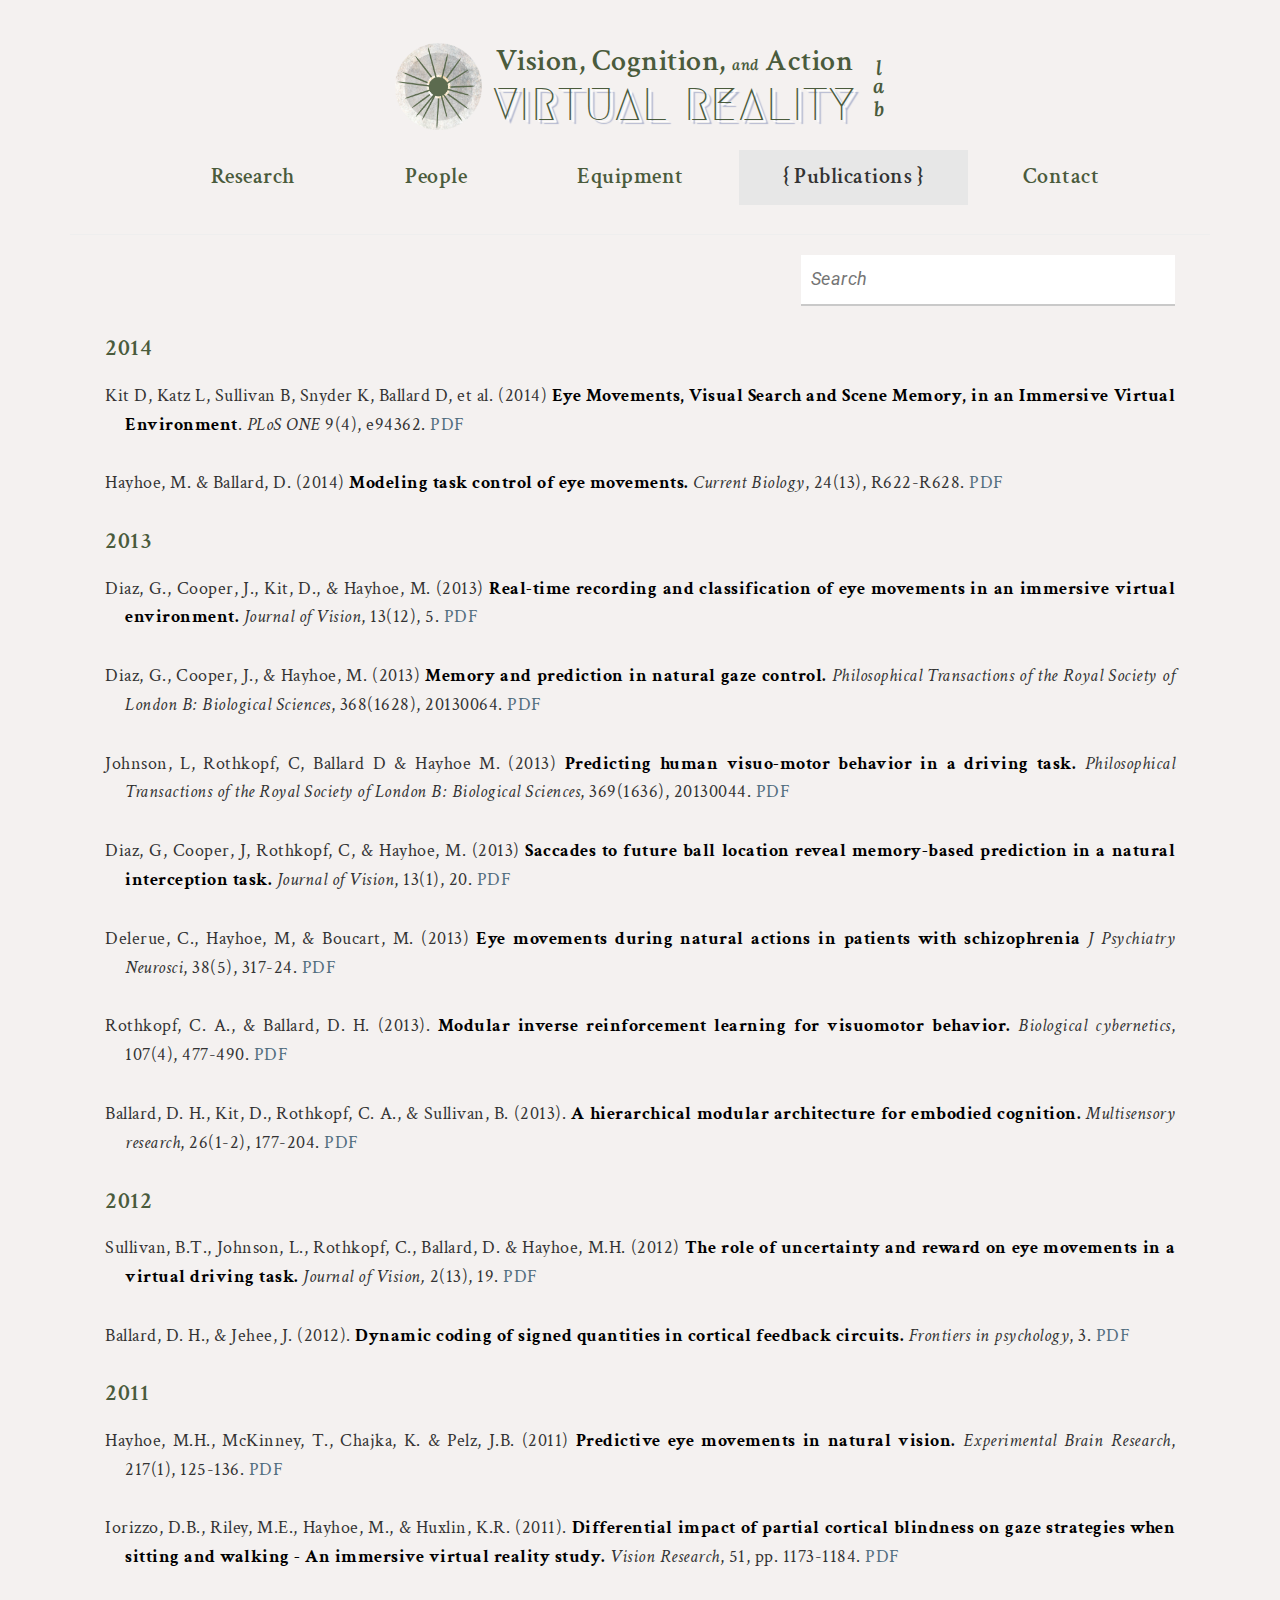
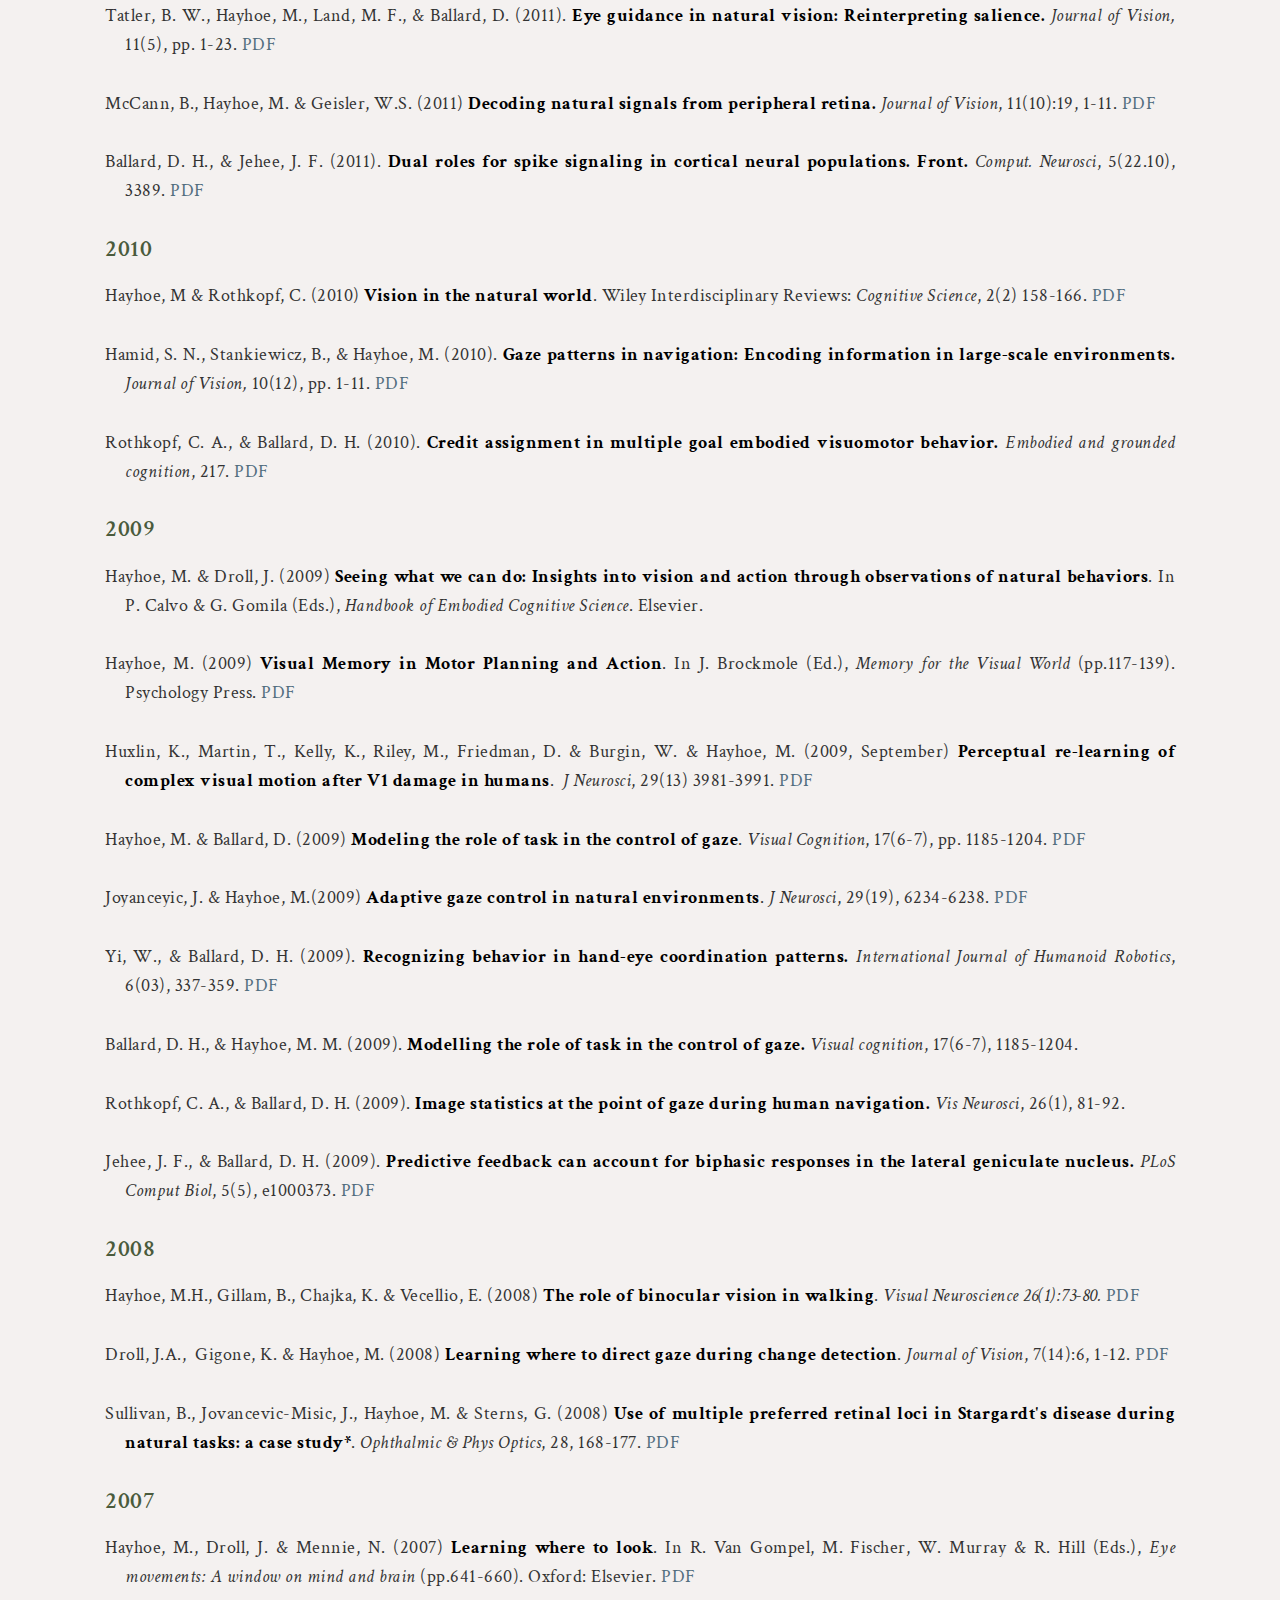
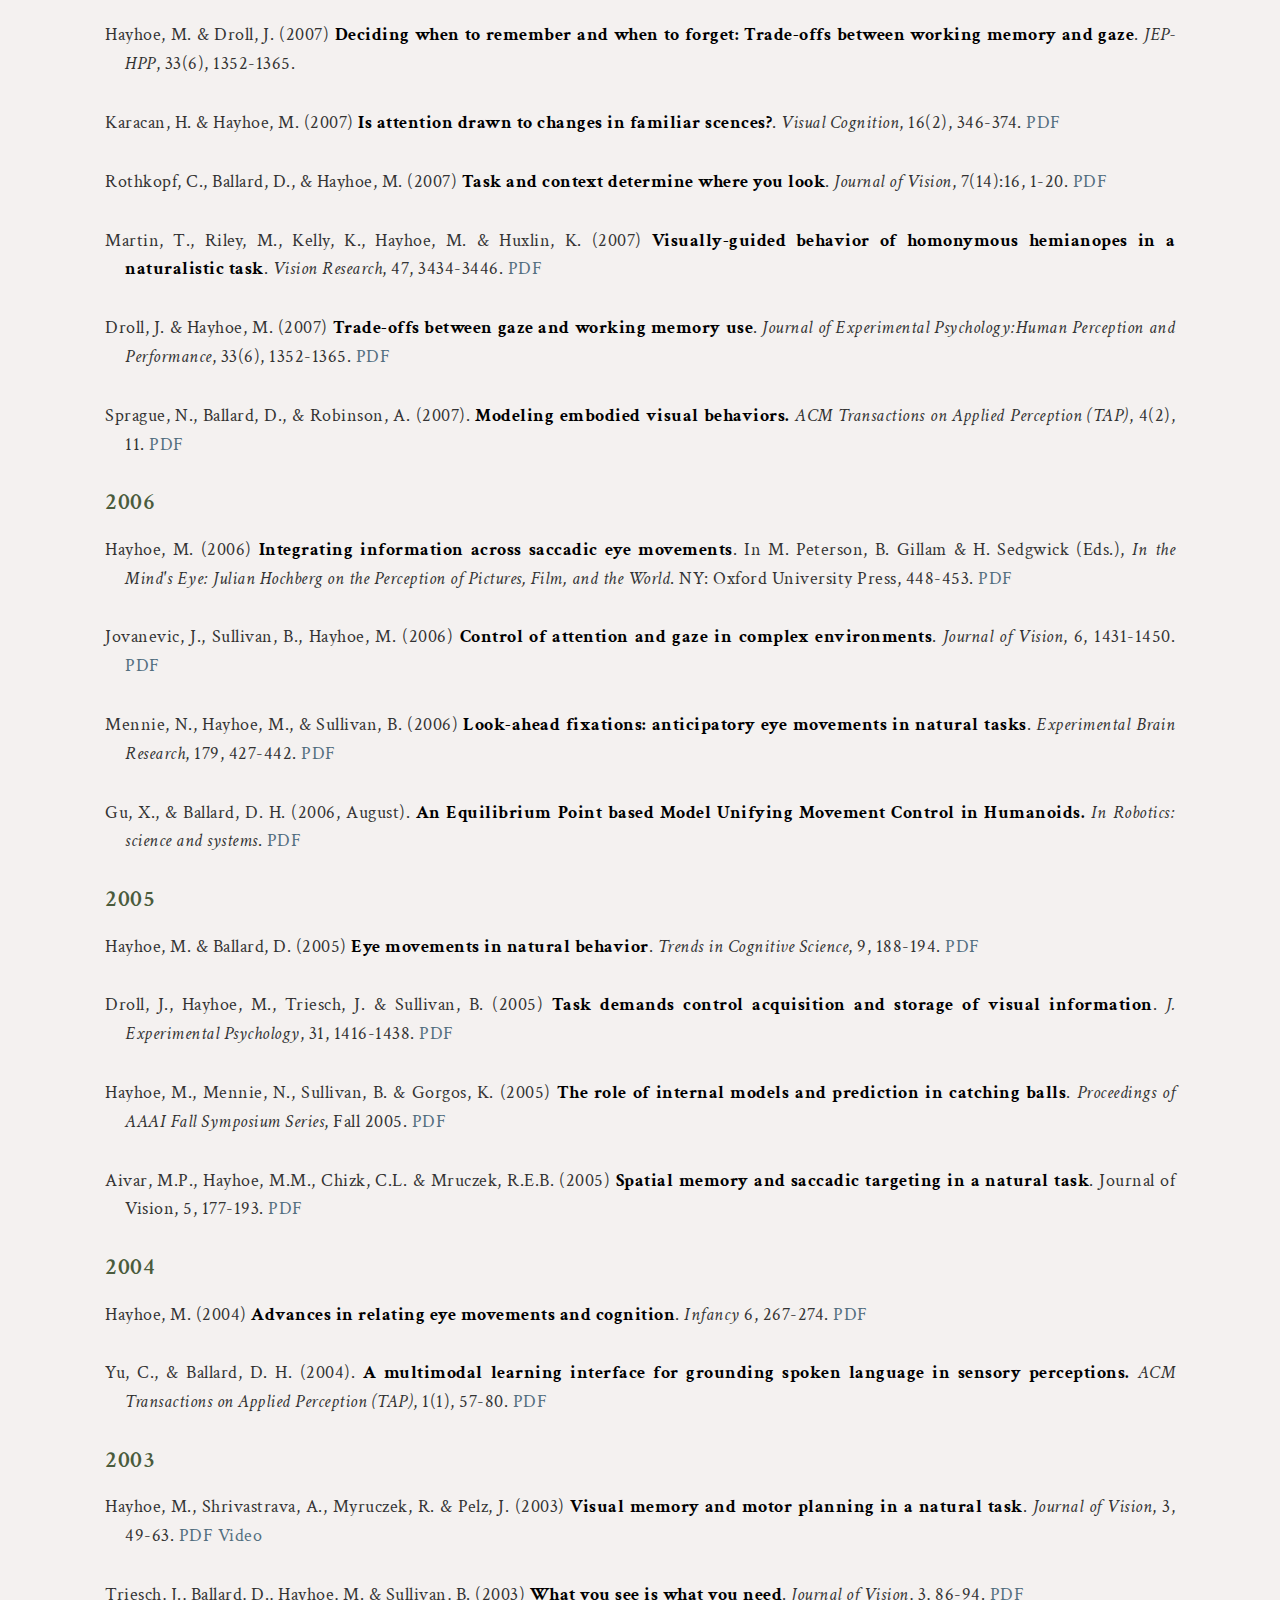
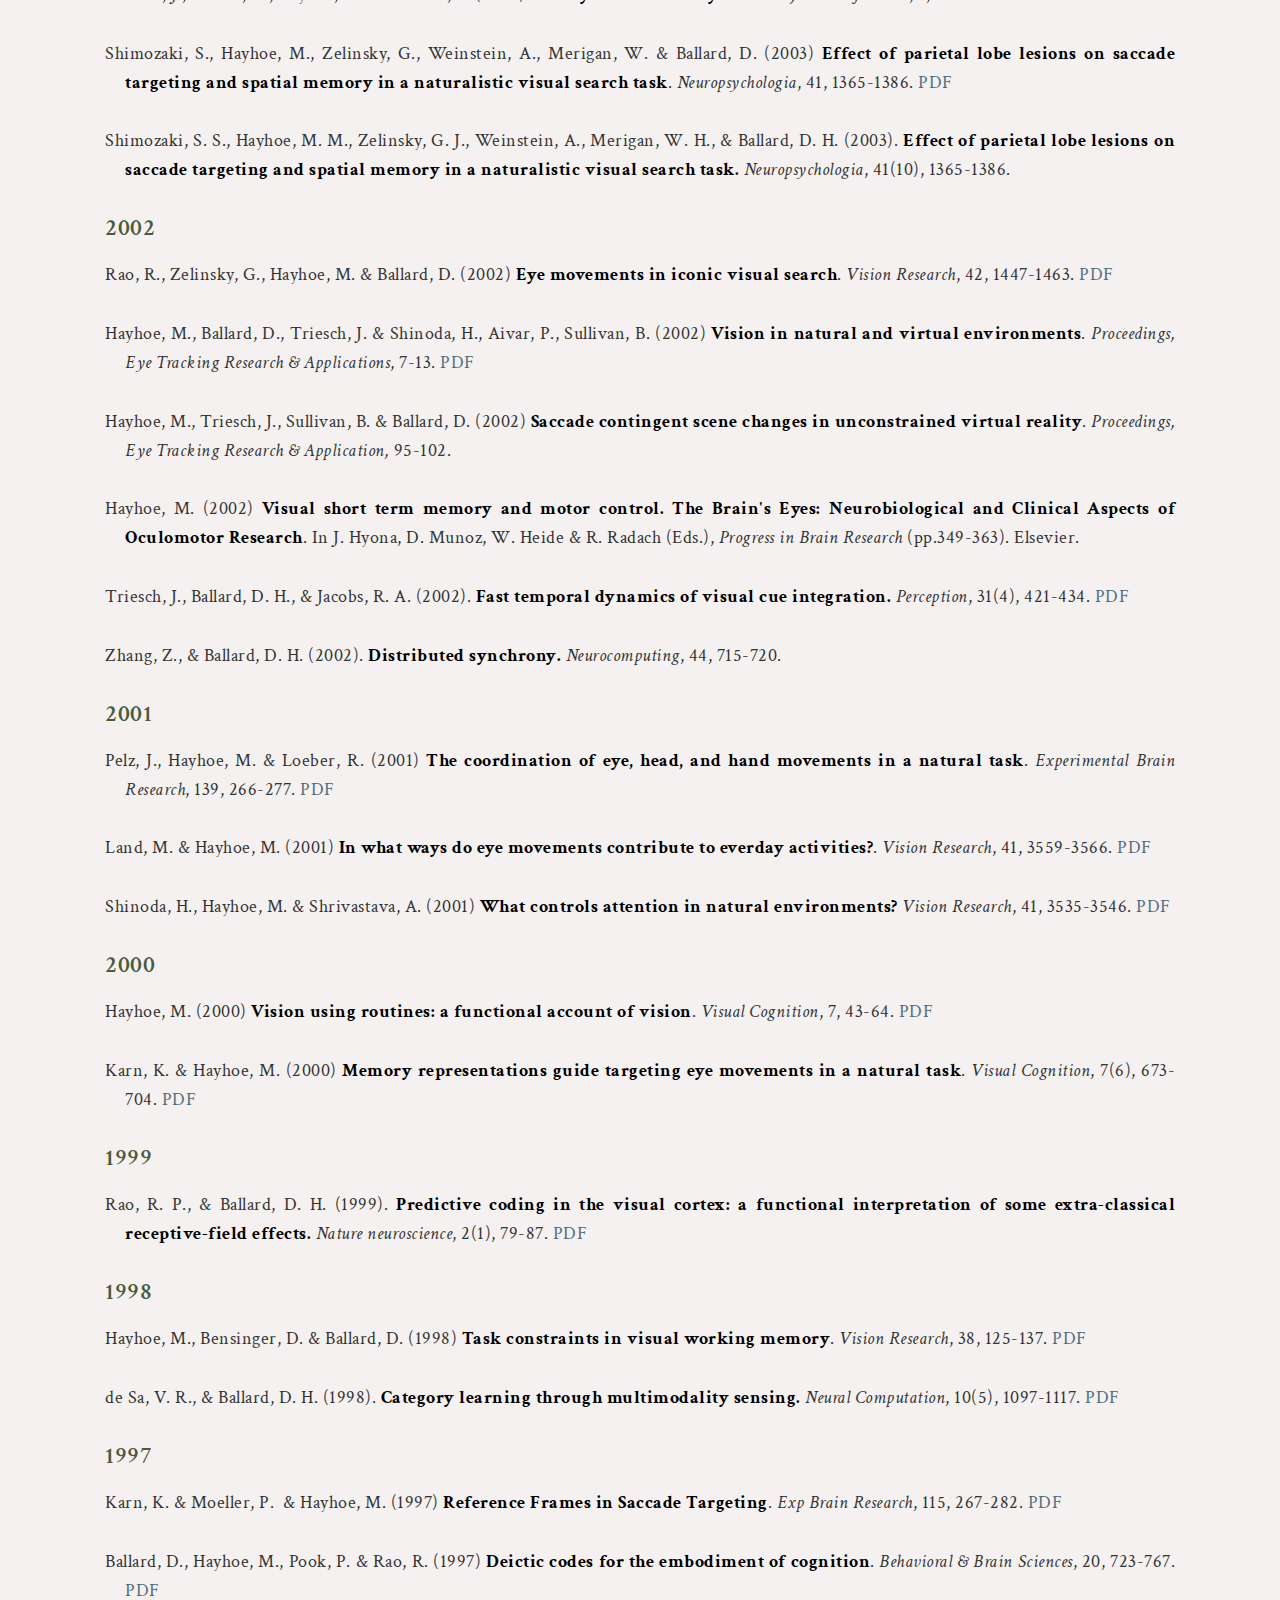
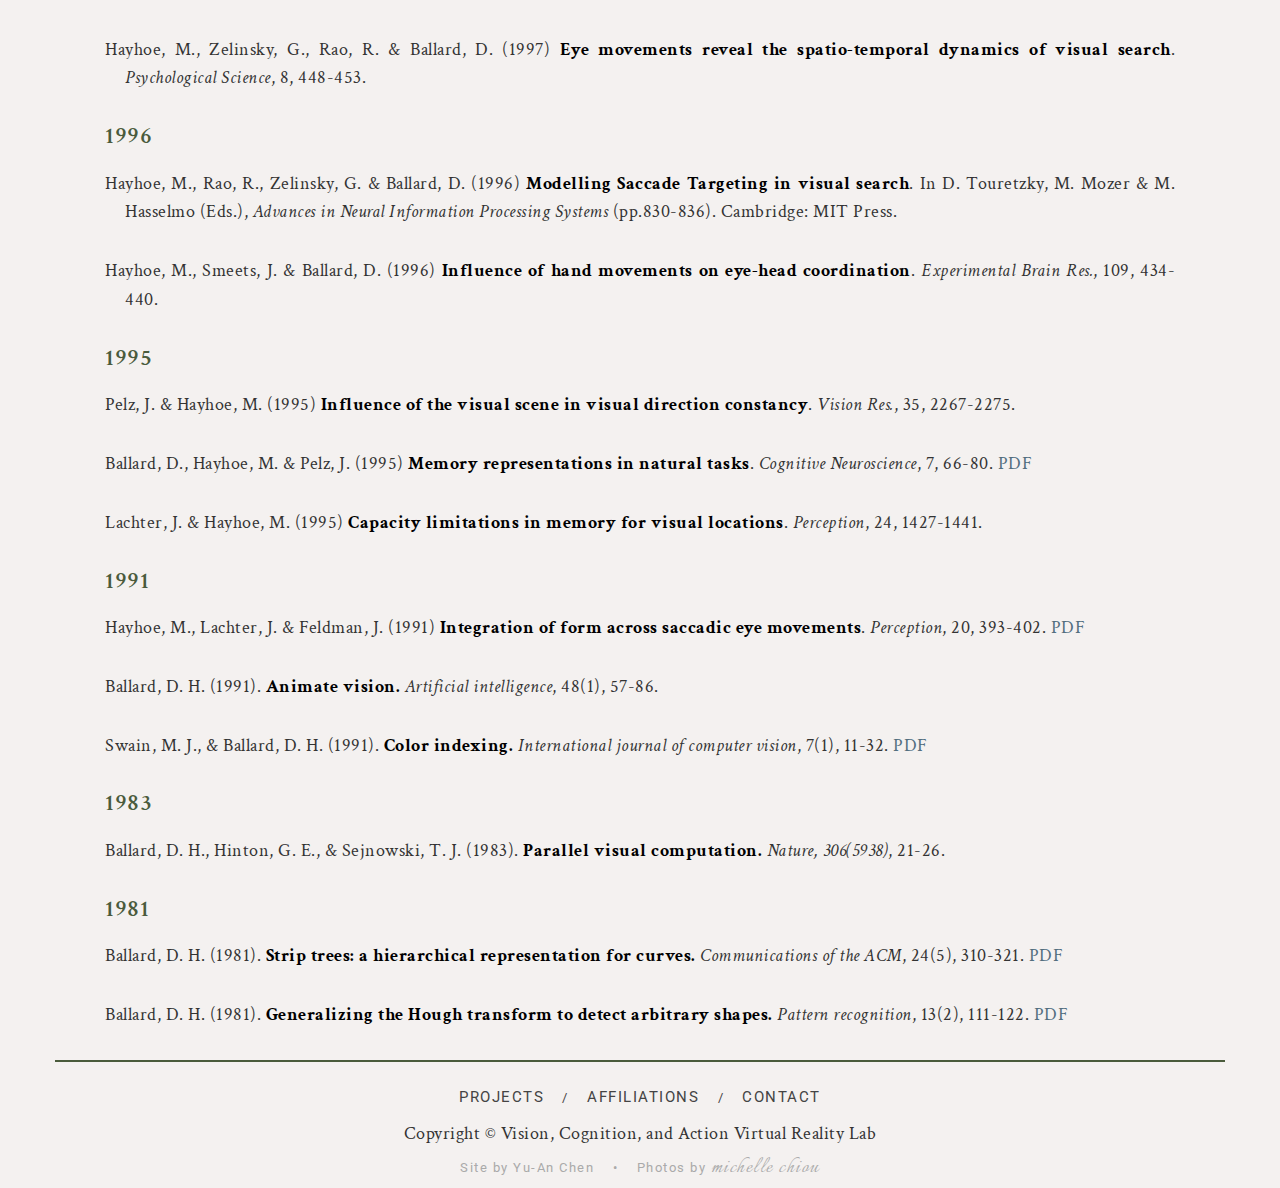
<file: publications.html>
<!DOCTYPE html>
<html lang="en">

<head>
    <meta charset="utf-8">
    <meta http-equiv="X-UA-Compatible" content="IE=edge">
    <meta name="viewport" content="width=device-width, initial-scale=1">
    <!-- The above 3 meta tags *must* come first in the head; any other head content must come *after* these tags -->
    <meta name="description" content="">
    <meta name="keywords" content="virtual reality, cognition, vision, action, artificial intelligence, machine learning, perception, computer science, psychology, neuroscience, brains, motor control, sensorimotor system, natural behavior, ut austin, center for perceptual systems ">
    <meta name="author" content="">
    <link rel="icon" href="favicon.ico">
    <link href='https://fonts.googleapis.com/css?family=Crimson+Text:400,600' rel='stylesheet' type='text/css'>
    <link href='https://fonts.googleapis.com/css?family=Megrim&text=VIRTUALREALITY<>â' rel='stylesheet' type='text/css'>
    <link href='https://fonts.googleapis.com/css?family=Lora:400italic|Roboto' rel='stylesheet' type='text/css'>
    <link href='https://fonts.googleapis.com/css?family=Italianno&text=michellechiou' rel='stylesheet' type='text/css'>
    <title>Publication | Vision, Cognition, and Action VR Lab</title>
    <!-- Bootstrap core CSS -->
    <link href="dist/css/bootstrap.min.css" rel="stylesheet">
    <!-- IE10 viewport hack for Surface/desktop Windows 8 bug -->
    <link href="assets/css/ie10-viewport-bug-workaround.css" rel="stylesheet">
    <!-- Custom styles for this template -->
    <link href="css/vrlab.css" rel="stylesheet">
    <!-- Just for debugging purposes. Don't actually copy these 2 lines! -->
    <!--[if lt IE 9]><script src="assets/js/ie8-responsive-file-warning.js"></script><![endif]-->
    <script src="assets/js/ie-emulation-modes-warning.js"></script>
    <!-- HTML5 shim and Respond.js for IE8 support of HTML5 elements and media queries -->
    <!--[if lt IE 9]>
      <script src="https://oss.maxcdn.com/html5shiv/3.7.2/html5shiv.min.js"></script>
      <script src="https://oss.maxcdn.com/respond/1.4.2/respond.min.js"></script>
    <![endif]-->
</head>

<body>
    <a id="to_page_top"></a>
    <div class="container">
        <div class="page-header">
            <h1 class="text-center"><a href="index.html"><img id="lab_logo_primary" class="hidden-xs" alt="VR Lab logo" src="vr_lab_logo.png" style="height:87px">
        <span class="labName_vcaVR">
          <span class="labName_vca">Vision, Cognition, <span class="small_italic"><em>and</em></span> Action</span><br/>
          <span class="labName_VR">VIRTUAL REALITY</span>
        </span>
        <span class="labName_lab">
          <em>l<br />a<br /><span style="display:block; line-height:1.4">b</span></em>
        </span>
      </a></h1>
            <nav class="navbar navbar-default">
                <div class="container">
                    <div class="navbar-header">
                        <button type="button" class="navbar-toggle collapsed" data-toggle="collapse" data-target="#navbar" aria-expanded="false" aria-controls="navbar">
                            <span class="sr-only">Toggle navigation</span>
                            <span class="icon-bar"></span>
                            <span class="icon-bar"></span>
                            <span class="icon-bar"></span>
                        </button>
                        <a id="lab_logo_secondary" class="navbar-brand visible-xs-block" href="index.html"><img alt="VR Lab logo" src="vr_lab_logo.png" style="height:100%"></a>
                        <a class="navbar-brand visible-xs-block" id="page_title" data-toggle="collapse" data-target="#navbar" aria-expanded="false" aria-controls="navbar">Publications</a>
                    </div>
                    <div id="navbar" class="collapse navbar-collapse">
                        <ul class="nav nav-justified">
                            <li><a href="research.html">Research</a></li>
                            <li><a href="people.html">People</a></li>
                            <li><a href="equipment.html">Equipment</a></li>
                            <li class="active"><a href="publications.html">Publications</a></li>
                            <li><a href="contact.html">Contact</a></li>
                        </ul>
                    </div>
                    <!--/.nav-collapse -->
                </div>
            </nav>
        </div>
        <!--.page-header-->
    </div>
    <div class="container" id="holder-publication">
        <!-- SECTION ALL -->
        <div>
            <div class="text-right">
                <input class="search sans_serif" placeholder="Search" id="search-field" />
                <br />
                <a id="reset-button-id" class="sans_serif">X</a>
            </div>
            <div class="list">
                <div class="tab_item">
                    <div>
                        <h3 class="pub_name">2014</h3>
                    </div>
                </div>
                <div class="tab_item">
                    <div>
                        <p class="pub_name">Kit D, Katz L, Sullivan B, Snyder K, Ballard D, et al. (2014) <strong>Eye Movements, Visual Search and Scene Memory, in an Immersive Virtual Environment</strong>. <em>PLoS ONE</em> 9(4), e94362.
                            <a href="http://www.utexas.edu/cola/_files/fryca/journal.pone.00943621.pdf" target="_blank">PDF</a></p>
                    </div>
                </div>
                <div class="tab_item">
                    <div>
                        <p class="pub_name">Hayhoe, M. &amp; Ballard, D. (2014) <strong>Modeling task control of eye movements.</strong> <em>Current Biology</em>, 24(13), R622-R628.
                            <a href="http://www.utexas.edu/cola/_files/fryca/current-biology.pdf" target="_blank">PDF</a></p>
                    </div>
                </div>
                <div class="tab_item">
                    <div>
                        <h3 class="pub_name">2013</h3>
                    </div>
                </div>
                <div class="tab_item">
                    <div>
                        <p class="pub_name">Diaz, G., Cooper, J., Kit, D., &amp; Hayhoe, M. (2013) <strong>Real-time recording and classification of eye movements in an immersive virtual environment.</strong> <em>Journal of Vision</em>, 13(12), 5.
                            <a href="http://www.utexas.edu/cola/_files/fryca/diaz-kit.pdf" target="_blank">PDF</a></p>
                    </div>
                </div>
                <div class="tab_item">
                    <div>
                        <p class="pub_name">Diaz, G., Cooper, J., &amp; Hayhoe, M. (2013) <strong>Memory and prediction in natural gaze control.</strong> <em>Philosophical Transactions of the Royal Society of London B: Biological Sciences</em>, 368(1628), 20130064.
                            <a href="http://www.utexas.edu/cola/_files/fryca/Diaz_Cooper_Phil2013.pdf" target="_blank">PDF</a></p>
                    </div>
                </div>
                <div class="tab_item">
                    <div>
                        <p class="pub_name">Johnson, L, Rothkopf, C, Ballard D &amp; Hayhoe M. (2013) <strong>Predicting human visuo-motor behavior in a driving task.</strong> <em>Philosophical Transactions of the Royal Society of London B: Biological Sciences</em>, 369(1636), 20130044.
                            <a href="http://www.utexas.edu/cola/_files/fryca/Phil._Trans._R._Soc._B-2014-Johnson-.pdf" target="_blank">PDF</a></p>
                    </div>
                </div>
                <div class="tab_item">
                    <div>
                        <p class="pub_name">Diaz, G, Cooper, J, Rothkopf, C, &amp; Hayhoe, M. (2013) <strong>Saccades to future ball location reveal memory-based prediction in a natural interception task.</strong> <em>Journal of Vision</em>, 13(1), 20.
                            <a href="http://www.utexas.edu/cola/_files/fryca/gabe2013.pdf" target="_blank">PDF</a></p>
                    </div>
                </div>
                <div class="tab_item">
                    <div>
                        <p class="pub_name">Delerue, C., Hayhoe, M, &amp; Boucart, M. (2013) <strong> Eye movements during natural actions in patients with schizophrenia</strong> <em>J Psychiatry Neurosci</em>, 38(5), 317-24.
                            <a href="http://www.utexas.edu/cola/_files/fryca/Delerue_JPsychiatry.pdf" target="_blank">PDF</a></p>
                    </div>
                </div>
                <div class="tab_item">
                    <div>
                        <p class="pub_name">Rothkopf, C. A., &amp; Ballard, D. H. (2013). <strong>Modular inverse reinforcement learning for visuomotor behavior.</strong> <em>Biological cybernetics</em>, 107(4), 477-490.
                            <a href="https://www.cs.utexas.edu/~dana/Biol_Cyber.pdf" target="_blank">PDF</a>
                        </p>
                    </div>
                </div>
                <div class="tab_item">
                    <div>
                        <p class="pub_name">Ballard, D. H., Kit, D., Rothkopf, C. A., &amp; Sullivan, B. (2013). <strong>A hierarchical modular architecture for embodied cognition.</strong> <em>Multisensory research</em>, 26(1-2), 177-204.
                            <a href="https://www.cs.utexas.edu/~dana/MSR2414.pdf" target="_blank">PDF</a>
                        </p>
                    </div>
                </div>
                <div class="tab_item">
                    <div>
                        <h3 class="pub_name">2012</h3>
                    </div>
                </div>
                <div class="tab_item">
                    <div>
                        <p class="pub_name">Sullivan, B.T., Johnson, L., Rothkopf, C., Ballard, D. &amp; Hayhoe, M.H. (2012) <strong>The role of uncertainty and reward on eye movements in a virtual driving task.</strong> <em>Journal of Vision,</em> 2(13), 19.
                            <a href="http://www.utexas.edu/cola/_files/fryca/sullivan.pdf" target="_blank">PDF</a></p>
                    </div>
                </div>
                <div class="tab_item">
                    <div>
                        <p class="pub_name">Ballard, D. H., &amp; Jehee, J. (2012). <strong>Dynamic coding of signed quantities in cortical feedback circuits.</strong> <em>Frontiers in psychology</em>, 3.
                            <a href="https://www.cs.utexas.edu/~dana/fpsygSQ.pdf" target="_blank">PDF</a>
                        </p>
                    </div>
                </div>
                <div class="tab_item">
                    <div>
                        <h3 class="pub_name">2011</h3>
                    </div>
                </div>
                <div class="tab_item">
                    <div>
                        <p class="pub_name">Hayhoe, M.H., McKinney, T., Chajka, K. &amp; Pelz, J.B. (2011) <strong>Predictive eye movements in natural vision.</strong> <em>Experimental Brain Research</em>, 217(1), 125-136.
                            <a href="http://www.utexas.edu/cola/files/1820473">PDF</a></p>
                    </div>
                </div>
                <div class="tab_item">
                    <div>
                        <p class="pub_name">Iorizzo, D.B., Riley, M.E., Hayhoe, M., &amp; Huxlin, K.R. (2011). <strong>Differential impact of partial cortical blindness on gaze strategies when sitting and walking - An immersive virtual reality study. </strong><em>Vision Research</em>, 51, pp. 1173-1184.
                            <a href="http://www.utexas.edu/cola/files/1344514">PDF</a></p>
                    </div>
                </div>
                <div class="tab_item">
                    <div>
                        <p class="pub_name">Tatler, B. W., Hayhoe, M., Land, M. F., &amp; Ballard, D. (2011). <strong>Eye guidance in natural vision: Reinterpreting salience. </strong><em>Journal of Vision, </em>11(5), pp. 1-23.
                            <a href="http://www.utexas.edu/cola/files/1344817">PDF</a></p>
                    </div>
                </div>
                <div class="tab_item">
                    <div>
                        <p class="pub_name">McCann, B., Hayhoe, M. &amp; Geisler, W.S. (2011)<strong> Decoding natural signals from peripheral retina.</strong> <em>Journal of Vision</em>, 11(10):19, 1-11.
                            <a href="http://www.utexas.edu/cola/_files/fryca/McCann_JOV2011.pdf" target="_blank">PDF</a></p>
                    </div>
                </div>
                <div class="tab_item">
                    <div>
                        <p class="pub_name">Ballard, D. H., &amp; Jehee, J. F. (2011). <strong>Dual roles for spike signaling in cortical neural populations. Front.</strong> <em>Comput. Neurosci</em>, 5(22.10), 3389.
                            <a href="https://www.cs.utexas.edu/~dana/Ballard_Jehee.pdf" target="_blank">PDF</a>
                        </p>
                    </div>
                </div>
                <div class="tab_item">
                    <div>
                        <h3 class="pub_name">2010</h3>
                    </div>
                </div>
                <div class="tab_item">
                    <div>
                        <p class="pub_name">Hayhoe, M &amp; Rothkopf, C. (2010) <strong>Vision in the natural world</strong>. Wiley Interdisciplinary Reviews: <em>Cognitive Science</em>, 2(2) 158-166.
                            <a href="http://www.utexas.edu/cola/files/1347276">PDF</a></p>
                    </div>
                </div>
                <div class="tab_item">
                    <div>
                        <p class="pub_name">Hamid, S. N., Stankiewicz, B., &amp; Hayhoe, M. (2010). <strong>Gaze patterns in navigation: Encoding information in large-scale environments. </strong><em>Journal of Vision, </em>10(12), pp. 1-11.
                            <a href="http://www.utexas.edu/cola/files/1344538">PDF</a></p>
                    </div>
                </div>
                <div class="tab_item">
                    <div>
                        <p class="pub_name">Rothkopf, C. A., &amp; Ballard, D. H. (2010). <strong>Credit assignment in multiple goal embodied visuomotor behavior.</strong> <em>Embodied and grounded cognition</em>, 217.
                            <a href="https://www.cs.utexas.edu/~dana/Rothkopf_Ballard.pdf" target="_blank">PDF</a>
                        </p>
                    </div>
                </div>
                <div class="tab_item">
                    <div>
                        <h3 class="pub_name">2009</h3>
                    </div>
                </div>
                <div class="tab_item">
                    <div>
                        <p class="pub_name">Hayhoe, M. &amp; Droll, J. (2009) <strong>Seeing what we can do: Insights into vision and action through observations of natural behaviors</strong>. In P. Calvo &amp; G. Gomila (Eds.), <em>Handbook of Embodied Cognitive Science</em>. Elsevier.</p>
                    </div>
                </div>
                <div class="tab_item">
                    <div>
                        <p class="pub_name">Hayhoe, M. (2009) <strong>Visual Memory in Motor Planning and Action</strong>. In J. Brockmole (Ed.), <em>Memory for the Visual World</em> (pp.117-139). Psychology Press.
                            <a href="http://www.utexas.edu/cola/files/1829310">PDF</a></p>
                    </div>
                </div>
                <div class="tab_item">
                    <div>
                        <p class="pub_name">Huxlin, K., Martin, T., Kelly, K., Riley, M., Friedman, D. &amp; Burgin, W. &amp; Hayhoe, M. (2009, September) <strong>Perceptual re-learning of complex visual motion after V1 damage in humans</strong>.&nbsp; <em>J Neurosci</em>, 29(13) 3981-3991.
                            <a href="http://www.utexas.edu/cola/files/1829647">PDF</a></p>
                    </div>
                </div>
                <div class="tab_item">
                    <div>
                        <p class="pub_name">Hayhoe, M. &amp; Ballard, D. (2009) <strong>Modeling the role of task in the control of gaze</strong>. <em>Visual Cognition</em>, 17(6-7), pp. 1185-1204.
                            <a href="http://www.utexas.edu/cola/files/1344478">PDF</a></p>
                    </div>
                </div>
                <div class="tab_item">
                    <div>
                        <p class="pub_name">Joyanceyic, J. &amp; Hayhoe, M.(2009) <strong>Adaptive gaze control in natural environments</strong>. <em>J Neurosci</em>, 29(19), 6234-6238.
                            <a href="http://www.utexas.edu/cola/files/1515511">PDF</a></p>
                    </div>
                </div>
                <div class="tab_item">
                    <div>
                        <p class="pub_name">Yi, W., &amp; Ballard, D. H. (2009). <strong>Recognizing behavior in hand-eye coordination patterns.</strong> <em>International Journal of Humanoid Robotics</em>, 6(03), 337-359.
                            <a href="https://www.cs.utexas.edu/~dana/Yi3_new.pdf" target="_blank">PDF</a>
                        </p>
                    </div>
                </div>
                <div class="tab_item">
                    <div>
                        <p class="pub_name"> Ballard, D. H., &amp; Hayhoe, M. M. (2009). <strong>Modelling the role of task in the control of gaze.</strong> <em>Visual cognition</em>, 17(6-7), 1185-1204.
                        </p>
                    </div>
                </div>
                <div class="tab_item">
                    <div>
                        <p class="pub_name">Rothkopf, C. A., &amp; Ballard, D. H. (2009). <strong>Image statistics at the point of gaze during human navigation.</strong> <em>Vis Neurosci</em>, 26(1), 81-92.
                        </p>
                    </div>
                </div>
                <div class="tab_item">
                    <div>
                        <p class="pub_name">Jehee, J. F., &amp; Ballard, D. H. (2009). <strong>Predictive feedback can account for biphasic responses in the lateral geniculate nucleus.</strong> <em>PLoS Comput Biol</em>, 5(5), e1000373.
                            <a href="https://www.cs.utexas.edu/~dana/Jehee_Ballard.pdf" target="_blank">PDF</a>
                        </p>
                    </div>
                </div>
                <div class="tab_item">
                    <div>
                        <h3 class="pub_name">2008</h3>
                    </div>
                </div>
                <div class="tab_item">
                    <div>
                        <p class="pub_name">Hayhoe, M.H., Gillam, B., Chajka, K. &amp; Vecellio, E. (2008) <strong>The role of binocular vision in walking</strong>. <em>Visual Neuroscience 26(1):73-80.</em>
                            <a href="http://www.utexas.edu/cola/files/1821412">PDF</a></p>
                    </div>
                </div>
                <div class="tab_item">
                    <div>
                        <p class="pub_name">Droll, J.A.,&nbsp; Gigone, K. &amp; Hayhoe, M. (2008) <strong>Learning where to direct gaze during change detection</strong>. <em>Journal of Vision</em>, 7(14):6, 1-12.
                            <a href="http://www.utexas.edu/cola/files/1515532">PDF</a></p>
                    </div>
                </div>
                <div class="tab_item">
                    <div>
                        <p class="pub_name">Sullivan, B., Jovancevic-Misic, J., Hayhoe, M. &amp; Sterns, G. (2008) <strong>Use of multiple preferred retinal loci in Stargardt's disease during natural tasks: a case study*</strong>. <em>Ophthalmic &amp; Phys Optics</em>, 28, 168-177.
                            <a href="http://www.utexas.edu/cola/files/1515539">PDF</a></p>
                    </div>
                </div>
                <div class="tab_item">
                    <div>
                        <h3 class="pub_name">2007</h3>
                    </div>
                </div>
                <div class="tab_item">
                    <div>
                        <p class="pub_name">Hayhoe, M., Droll, J. &amp; Mennie, N. (2007) <strong>Learning where to look</strong>. In R. Van Gompel, M. Fischer, W. Murray &amp; R. Hill (Eds.), <em>Eye movements: A window on mind and brain</em> (pp.641-660). Oxford: Elsevier.
                            <a href="http://www.utexas.edu/cola/files/1515545">PDF</a></p>
                    </div>
                </div>
                <div class="tab_item">
                    <div>
                        <p class="pub_name">Hayhoe, M. &amp; Droll, J. (2007) <strong>Deciding when to remember and when to forget: Trade-offs between working memory and gaze</strong>. <em>JEP-HPP</em>, 33(6), 1352-1365.</p>
                    </div>
                </div>
                <div class="tab_item">
                    <div>
                        <p class="pub_name">Karacan, H. &amp; Hayhoe, M. (2007) <strong>Is attention drawn to changes in familiar scences?</strong>. <em>Visual Cognition</em>, 16(2), 346-374.
                            <a href="http://www.utexas.edu/cola/files/1515556">PDF</a></p>
                    </div>
                </div>
                <div class="tab_item">
                    <div>
                        <p class="pub_name">Rothkopf, C., Ballard, D., &amp; Hayhoe, M. (2007) <strong>Task and context determine where you look</strong>. <em>Journal of Vision</em>, 7(14):16, 1-20.
                            <a href="http://www.utexas.edu/cola/files/1515612">PDF</a></p>
                    </div>
                </div>
                <div class="tab_item">
                    <div>
                        <p class="pub_name">Martin, T., Riley, M., Kelly, K., Hayhoe, M. &amp; Huxlin, K. (2007) <strong>Visually-guided behavior of homonymous hemianopes in a naturalistic task</strong>. <em>Vision Research</em>, 47, 3434-3446.
                            <a href="http://www.utexas.edu/cola/files/1515632">PDF</a></p>
                    </div>
                </div>
                <div class="tab_item">
                    <div>
                        <p class="pub_name">Droll, J. &amp; Hayhoe, M. (2007) <strong>Trade-offs between gaze and working memory use</strong>. <em>Journal of Experimental Psychology:Human Perception and Performance</em>, 33(6), 1352-1365.
                            <a href="http://www.utexas.edu/cola/files/1515634">PDF</a></p>
                    </div>
                </div>
                <div class="tab_item">
                    <div>
                        <p class="pub_name">Sprague, N., Ballard, D., &amp; Robinson, A. (2007). <strong>Modeling embodied visual behaviors.</strong> <em>ACM Transactions on Applied Perception (TAP)</em>, 4(2), 11.
                            <a href="https://www.cs.utexas.edu/~dana/W25b.pdf" target="_blank">PDF</a>
                        </p>
                    </div>
                </div>
                <div class="tab_item">
                    <div>
                        <h3 class="pub_name">2006</h3>
                    </div>
                </div>
                <div class="tab_item">
                    <div>
                        <p class="pub_name">Hayhoe, M. (2006) <strong>Integrating information across saccadic eye movements</strong>. In M. Peterson, B. Gillam &amp; H. Sedgwick (Eds.), <em>In the Mind's Eye: Julian Hochberg on the Perception of Pictures, Film, and the World</em>. NY: Oxford University Press, 448-453.
                            <a href="http://www.utexas.edu/cola/files/1515635">PDF</a></p>
                    </div>
                </div>
                <div class="tab_item">
                    <div>
                        <p class="pub_name">Jovanevic, J., Sullivan, B., Hayhoe, M. (2006) <strong>Control of attention and gaze in complex environments</strong>. <em>Journal of Vision</em>, 6, 1431-1450.
                            <a href="http://www.utexas.edu/cola/files/1515640">PDF</a></p>
                    </div>
                </div>
                <div class="tab_item">
                    <div>
                        <p class="pub_name">Mennie, N., Hayhoe, M., &amp; Sullivan, B. (2006) <strong>Look-ahead fixations: anticipatory eye movements in natural tasks</strong>. <em>Experimental Brain Research</em>, 179, 427-442.
                            <a href="http://www.utexas.edu/cola/files/1515655">PDF</a></p>
                    </div>
                </div>
                <div class="tab_item">
                    <div>
                        <p class="pub_name">Gu, X., &amp; Ballard, D. H. (2006, August). <strong>An Equilibrium Point based Model Unifying Movement Control in Humanoids.</strong> <em>In Robotics: science and systems</em>.
                            <a href="http://www.cs.rochester.edu/~dana/RSS06.pdf" target="_blank">PDF</a>
                        </p>
                    </div>
                </div>
                <div class="tab_item">
                    <div>
                        <h3 class="pub_name">2005</h3>
                    </div>
                </div>
                <div class="tab_item">
                    <div>
                        <p class="pub_name">Hayhoe, M. &amp; Ballard, D. (2005) <strong>Eye movements in natural behavior</strong>. <em>Trends in Cognitive Science</em>, 9, 188-194.
                            <a href="http://www.utexas.edu/cola/files/1515661">PDF</a></p>
                    </div>
                </div>
                <div class="tab_item">
                    <div>
                        <p class="pub_name">Droll, J., Hayhoe, M., Triesch, J. &amp; Sullivan, B. (2005) <strong>Task demands control acquisition and storage of visual information</strong>. <em>J. Experimental Psychology</em>, 31, 1416-1438.
                            <a href="http://www.utexas.edu/cola/files/1515666">PDF</a></p>
                    </div>
                </div>
                <div class="tab_item">
                    <div>
                        <p class="pub_name">Hayhoe, M., Mennie, N., Sullivan, B. &amp; Gorgos, K. (2005) <strong>The role of internal models and prediction in catching balls</strong>. <em>Proceedings of AAAI Fall Symposium Series</em>, Fall 2005.
                            <a href="http://www.utexas.edu/cola/files/1515670">PDF</a></p>
                    </div>
                </div>
                <div class="tab_item">
                    <div>
                        <p class="pub_name">Aivar, M.P., Hayhoe, M.M., Chizk, C.L. &amp; Mruczek, R.E.B. (2005)<strong> Spatial memory and saccadic targeting in a natural task</strong>. Journal of Vision, 5, 177-193.
                            <a href="http://www.utexas.edu/cola/files/1515675">PDF</a></p>
                    </div>
                </div>
                <div class="tab_item">
                    <div>
                        <h3 class="pub_name">2004</h3>
                    </div>
                </div>
                <div class="tab_item">
                    <div>
                        <p class="pub_name">Hayhoe, M. (2004) <strong>Advances in relating eye movements and cognition</strong>. <em>Infancy</em> 6, 267-274.
                            <a href="http://www.utexas.edu/cola/files/1515682">PDF</a></p>
                    </div>
                </div>
                <div class="tab_item">
                    <div>
                        <p class="pub_name">Yu, C., &amp; Ballard, D. H. (2004). <strong>A multimodal learning interface for grounding spoken language in sensory perceptions.</strong> <em>ACM Transactions on Applied Perception (TAP)</em>, 1(1), 57-80.
                            <a href="https://www.cs.utexas.edu/~dana/ap.pdf" target="_blank">PDF</a>
                        </p>
                    </div>
                </div>
                <div class="tab_item">
                    <div>
                        <h3 class="pub_name">2003</h3>
                    </div>
                </div>
                <a id="PBJ_paper"></a>
                <div class="tab_item">
                    <div>
                        <p class="pub_name">Hayhoe, M., Shrivastrava, A., Myruczek, R. &amp; Pelz, J. (2003) <strong>Visual memory and motor planning in a natural task</strong>. <em>Journal of Vision</em>, 3, 49-63.
                            <a href="http://www.utexas.edu/cola/files/1515685">PDF</a> <a href="https://youtu.be/DDq6g1RL8p4" target="_blank">Video</a></p>
                    </div>
                </div>
                <div class="tab_item">
                    <div>
                        <p class="pub_name">Triesch, J., Ballard, D., Hayhoe, M. &amp; Sullivan, B. (2003) <strong>What you see is what you need</strong>. <em>Journal of Vision</em>, 3, 86-94.
                            <a href="http://www.utexas.edu/cola/files/1515686">PDF</a></p>
                    </div>
                </div>
                <div class="tab_item">
                    <div>
                        <p class="pub_name">Shimozaki, S., Hayhoe, M., Zelinsky, G., Weinstein, A., Merigan, W. &amp; Ballard, D. (2003) <strong>Effect of parietal lobe lesions on saccade targeting and spatial memory in a naturalistic visual search task</strong>. <em>Neuropsychologia</em>, 41, 1365-1386.
                            <a href="http://www.utexas.edu/cola/files/1515691">PDF</a></p>
                    </div>
                </div>
                <div class="tab_item">
                    <div>
                        <p class="pub_name">
                            Shimozaki, S. S., Hayhoe, M. M., Zelinsky, G. J., Weinstein, A., Merigan, W. H., &amp; Ballard, D. H. (2003). <strong>Effect of parietal lobe lesions on saccade targeting and spatial memory in a naturalistic visual search task.</strong> <em>Neuropsychologia</em>, 41(10), 1365-1386.
                        </p>
                    </div>
                </div>
                <div class="tab_item">
                    <div>
                        <h3 class="pub_name">2002</h3>
                    </div>
                </div>
                <div class="tab_item">
                    <div>
                        <p class="pub_name">Rao, R., Zelinsky, G., Hayhoe, M. &amp; Ballard, D. (2002) <strong>Eye movements in iconic visual search</strong>. <em>Vision Research</em>, 42, 1447-1463.
                            <a href="http://www.utexas.edu/cola/files/1515701">PDF</a></p>
                    </div>
                </div>
                <div class="tab_item">
                    <div>
                        <p class="pub_name">Hayhoe, M., Ballard, D., Triesch, J. &amp; Shinoda, H., Aivar, P., Sullivan, B. (2002) <strong>Vision in natural and virtual environments</strong>. <em>Proceedings, Eye Tracking Research &amp; Applications</em>, 7-13.
                            <a href="http://www.utexas.edu/cola/files/1515713">PDF</a></p>
                    </div>
                </div>
                <div class="tab_item">
                    <div>
                        <p class="pub_name">Hayhoe, M., Triesch, J., Sullivan, B. &amp; Ballard, D. (2002) <strong>Saccade contingent scene changes in unconstrained virtual reality</strong>. <em>Proceedings, Eye Tracking Research &amp; Application, </em>95-102.</p>
                    </div>
                </div>
                <div class="tab_item">
                    <div>
                        <p class="pub_name">Hayhoe, M. (2002) <strong>Visual short term memory and motor control. The Brain's Eyes: Neurobiological and Clinical Aspects of Oculomotor Research</strong>. In J. Hyona, D. Munoz, W. Heide &amp; R. Radach (Eds.), <em>Progress in Brain Research</em> (pp.349-363). Elsevier.</p>
                    </div>
                </div>
                <div class="tab_item">
                    <div>
                        <p class="pub_name">Triesch, J., Ballard, D. H., &amp; Jacobs, R. A. (2002). <strong>Fast temporal dynamics of visual cue integration.</strong> <em>Perception</em>, 31(4), 421-434.
                            <a href="https://www.cs.utexas.edu/~dana/Triesch.pdf" target="_blank">PDF</a>
                        </p>
                    </div>
                </div>
                <div class="tab_item">
                    <div>
                        <p class="pub_name">Zhang, Z., &amp; Ballard, D. H. (2002). <strong>Distributed synchrony.</strong> <em>Neurocomputing</em>, 44, 715-720.
                        </p>
                    </div>
                </div>
                <div class="tab_item">
                    <div>
                        <h3 class="pub_name">2001</h3>
                    </div>
                </div>
                <div class="tab_item">
                    <div>
                        <p class="pub_name">Pelz, J., Hayhoe, M. &amp; Loeber, R. (2001) <strong>The coordination of eye, head, and hand movements in a natural task</strong>. <em>Experimental Brain Research</em>, 139, 266-277.
                            <a href="http://www.utexas.edu/cola/files/1515716">PDF</a></p>
                    </div>
                </div>
                <div class="tab_item">
                    <div>
                        <p class="pub_name">Land, M. &amp; Hayhoe, M. (2001) <strong>In what ways do eye movements contribute to everday activities?</strong>. <em>Vision Research</em>, 41, 3559-3566.
                            <a href="http://www.utexas.edu/cola/files/1515720">PDF</a></p>
                    </div>
                </div>
                <div class="tab_item">
                    <div>
                        <p class="pub_name">Shinoda, H., Hayhoe, M. &amp; Shrivastava, A. (2001) <strong>What controls attention in natural environments?</strong> <em>Vision Research</em>, 41, 3535-3546.
                            <a href="http://www.utexas.edu/cola/files/1515729">PDF</a></p>
                    </div>
                </div>
                <div class="tab_item">
                    <div>
                        <h3 class="pub_name">2000</h3>
                    </div>
                </div>
                <div class="tab_item">
                    <div>
                        <p class="pub_name">Hayhoe, M. (2000) <strong>Vision using routines: a functional account of vision</strong>. <em>Visual Cognition</em>, 7, 43-64.
                            <a href="http://www.utexas.edu/cola/files/1515732">PDF</a></p>
                    </div>
                </div>
                <div class="tab_item">
                    <div>
                        <p class="pub_name">Karn, K. &amp; Hayhoe, M. (2000) <strong>Memory representations guide targeting eye movements in a natural task</strong>. <em>Visual Cognition</em>, 7(6), 673-704.
                            <a href="http://www.utexas.edu/cola/files/1515733">PDF</a></p>
                    </div>
                </div>
                <div class="tab_item">
                    <div>
                        <h3 class="pub_name">1999</h3>
                    </div>
                </div>
                <div class="tab_item">
                    <div>
                        <p class="pub_name">Rao, R. P., &amp; Ballard, D. H. (1999). <strong>Predictive coding in the visual cortex: a functional interpretation of some extra-classical receptive-field effects.</strong> <em>Nature neuroscience</em>, 2(1), 79-87.
                            <a href="https://www.cs.utexas.edu/~dana/nn.pdf" target="_blank">PDF</a>
                        </p>
                    </div>
                </div>
                <div class="tab_item">
                    <div>
                        <h3 class="pub_name">1998</h3>
                    </div>
                </div>
                <div class="tab_item">
                    <div>
                        <p class="pub_name">Hayhoe, M., Bensinger, D. &amp; Ballard, D. (1998) <strong>Task constraints in visual working memory</strong>. <em>Vision Research</em>, 38, 125-137.
                            <a href="http://www.utexas.edu/cola/files/1515740">PDF</a></p>
                    </div>
                </div>
                <div class="tab_item">
                    <div>
                        <p class="pub_name">de Sa, V. R., &amp; Ballard, D. H. (1998). <strong>Category learning through multimodality sensing.</strong> <em>Neural Computation</em>, 10(5), 1097-1117.
                            <a href="https://www.cs.utexas.edu/~dana/nc2.pdf" target="_blank">PDF</a>
                        </p>
                    </div>
                </div>
                <div class="tab_item">
                    <div>
                        <h3 class="pub_name">1997</h3>
                    </div>
                </div>
                <div class="tab_item">
                    <div>
                        <p class="pub_name">Karn, K. &amp; Moeller, P.&nbsp; &amp; Hayhoe, M. (1997) <strong>Reference Frames in Saccade Targeting</strong>. <em>Exp Brain Research</em>, 115, 267-282.
                            <a href="http://www.utexas.edu/cola/files/1515746">PDF</a></p>
                    </div>
                </div>
                <div class="tab_item">
                    <div>
                        <p class="pub_name">Ballard, D., Hayhoe, M., Pook, P. &amp; Rao, R. (1997) <strong>Deictic codes for the embodiment of cognition</strong>. <em>Behavioral &amp; Brain Sciences</em>, 20, 723-767.
                            <a href="http://www.utexas.edu/cola/files/1515861">PDF</a></p>
                    </div>
                </div>
                <div class="tab_item">
                    <div>
                        <p class="pub_name">Hayhoe, M., Zelinsky, G., Rao, R. &amp; Ballard, D. (1997) <strong>Eye movements reveal the spatio-temporal dynamics of visual search</strong>. <em>Psychological Science</em>, 8, 448-453.</p>
                    </div>
                </div>
                <div class="tab_item">
                    <div>
                        <h3 class="pub_name">1996</h3>
                    </div>
                </div>
                <div class="tab_item">
                    <div>
                        <p class="pub_name">Hayhoe, M., Rao, R., Zelinsky, G. &amp; Ballard, D. (1996) <strong>Modelling Saccade Targeting in visual search</strong>. In D. Touretzky, M. Mozer &amp; M. Hasselmo (Eds.), <em>Advances in Neural Information Processing Systems</em> (pp.830-836). Cambridge: MIT Press.</p>
                    </div>
                </div>
                <div class="tab_item">
                    <div>
                        <p class="pub_name">Hayhoe, M., Smeets, J. &amp; Ballard, D. (1996) <strong>Influence of hand movements on eye-head coordination</strong>. <em>Experimental Brain Res.</em>, 109, 434-440.</p>
                    </div>
                </div>
                <div class="tab_item">
                    <div>
                        <h3 class="pub_name">1995</h3>
                    </div>
                </div>
                <div class="tab_item">
                    <div>
                        <p class="pub_name">Pelz, J. &amp; Hayhoe, M. (1995) <strong>Influence of the visual scene in visual direction constancy</strong>. <em>Vision Res.</em>, 35, 2267-2275.</p>
                    </div>
                </div>
                <div class="tab_item">
                    <div>
                        <p class="pub_name">Ballard, D., Hayhoe, M. &amp; Pelz, J. (1995) <strong>Memory representations in natural tasks</strong>. <em>Cognitive Neuroscience</em>, 7, 66-80.
                            <a href="http://www.utexas.edu/cola/files/1515874">PDF</a></p>
                    </div>
                </div>
                <div class="tab_item">
                    <div>
                        <p class="pub_name">Lachter, J. &amp; Hayhoe, M. (1995) <strong>Capacity limitations in memory for visual locations</strong>. <em>Perception</em>, 24, 1427-1441.</p>
                    </div>
                </div>
                <div class="tab_item">
                    <div>
                        <h3 class="pub_name">1991</h3>
                    </div>
                </div>
                <div class="tab_item">
                    <div>
                        <p class="pub_name">Hayhoe, M., Lachter, J. &amp; Feldman, J. (1991) <strong>Integration of form across saccadic eye movements</strong>. <em>Perception</em>, 20, 393-402.
                            <a href="http://www.utexas.edu/cola/files/1515886">PDF</a></p>
                    </div>
                </div>
                <div class="tab_item">
                    <div>
                        <p class="pub_name">Ballard, D. H. (1991). <strong>Animate vision.</strong> <em>Artificial intelligence</em>, 48(1), 57-86.
                        </p>
                    </div>
                </div>
                <div class="tab_item">
                    <div>
                        <p class="pub_name">Swain, M. J., &amp; Ballard, D. H. (1991). <strong>Color indexing.</strong> <em>International journal of computer vision</em>, 7(1), 11-32.
                            <a href="https://www.cs.utexas.edu/~dana/Swain1.pdf" target="_blank">PDF</a>
                        </p>
                    </div>
                </div>
                <div class="tab_item">
                    <div>
                        <h3 class="pub_name">1983</h3>
                    </div>
                </div>
                <div class="tab_item">
                    <div>
                        <p class="pub_name">Ballard, D. H., Hinton, G. E., &amp; Sejnowski, T. J. (1983). <strong>Parallel visual computation.</strong> <em>Nature, 306(5938)</em>, 21-26.
                        </p>
                    </div>
                </div>
                <div class="tab_item">
                    <div>
                        <h3 class="pub_name">1981</h3>
                    </div>
                </div>
                <div class="tab_item">
                    <div>
                        <p class="pub_name">Ballard, D. H. (1981). <strong>Strip trees: a hierarchical representation for curves.</strong> <em>Communications of the ACM</em>, 24(5), 310-321.
                            <a href="https://www.cs.utexas.edu/~dana/StripT.pdf" target="_blank">PDF</a>
                        </p>
                    </div>
                </div>
                <div class="tab_item">
                    <div>
                        <p class="pub_name">Ballard, D. H. (1981). <strong>Generalizing the Hough transform to detect arbitrary shapes.</strong> <em>Pattern recognition</em>, 13(2), 111-122.
                            <a href="https://www.cs.utexas.edu/~dana/HoughT.pdf" target="_blank">PDF</a>
                        </p>
                    </div>
                </div>
            </div>
        </div>
        <!-- CLOSE SECTION ALL-->
        <script src="js/list.js"></script>
    </div>
    <div class="back_to_top text-center">
        <a href="#to_page_top">â</a>
    </div>
    <footer class="footer container">
        <div class="sans_serif text-center p-t-10px">
            <small>
                <a href="research.html">PROJECTS</a>
                <span class="small footer_divider">/</span>
                <!--a>YOUTUBE</a>
                <span class="small footer_divider">/</span-->
                <a href="contact.html#affiliations">AFFILIATIONS</a>
                <span class="small footer_divider">/</span>
                <a href="contact.html">CONTACT</a>
            </small>
        </div>
        <div class="text-center p-t-10px">
            Copyright &copy; Vision, Cognition, and Action Virtual Reality Lab
        </div>
        <div id="contribution" class="text-center sans_serif small">
            <small>Site by <a href="mailto:atwood12@gmail.com">Yu-An Chen</a></small>
            <span class="small footer_divider">&bull;</span>
            <small>Photos by <a href="http://www.michellechiouphotography.com/" target="_blank"><span id="michelle_chiou">michelle chiou</span></a></small>
        </div>
    </footer>
    <!-- /container -->
    <!-- Bootstrap core JavaScript
    ================================================== -->
    <!-- Placed at the end of the document so the pages load faster -->
    <script src="https://ajax.googleapis.com/ajax/libs/jquery/1.11.3/jquery.min.js"></script>
    <script>
    window.jQuery || document.write('<script src="assets/js/vendor/jquery.min.js"><\/script>')
    </script>
    <script src="dist/js/bootstrap.min.js"></script>
    <script src="js/vrlab.js"></script>
    <script src="js/vrlab_publication.js"></script>
    <!-- IE10 viewport hack for Surface/desktop Windows 8 bug -->
    <script src="assets/js/ie10-viewport-bug-workaround.js"></script>
</body>

</html>
</file>
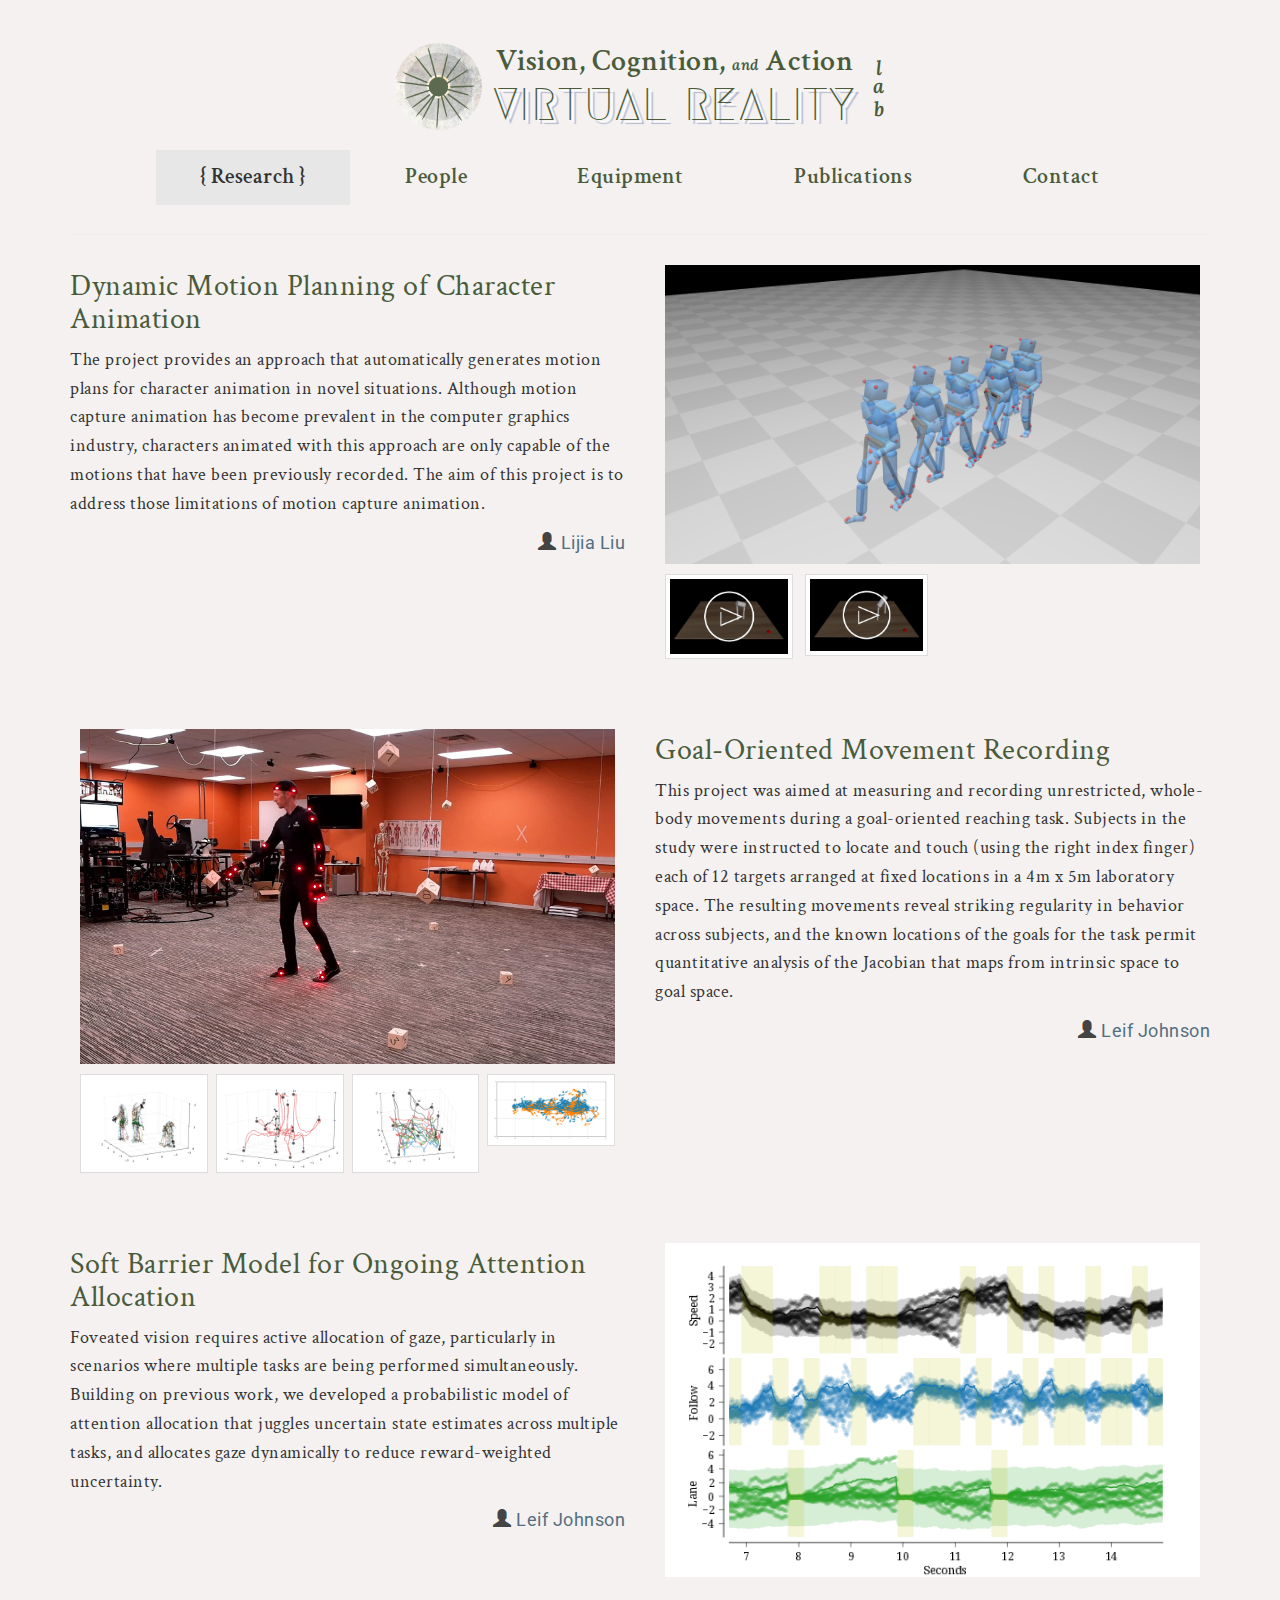
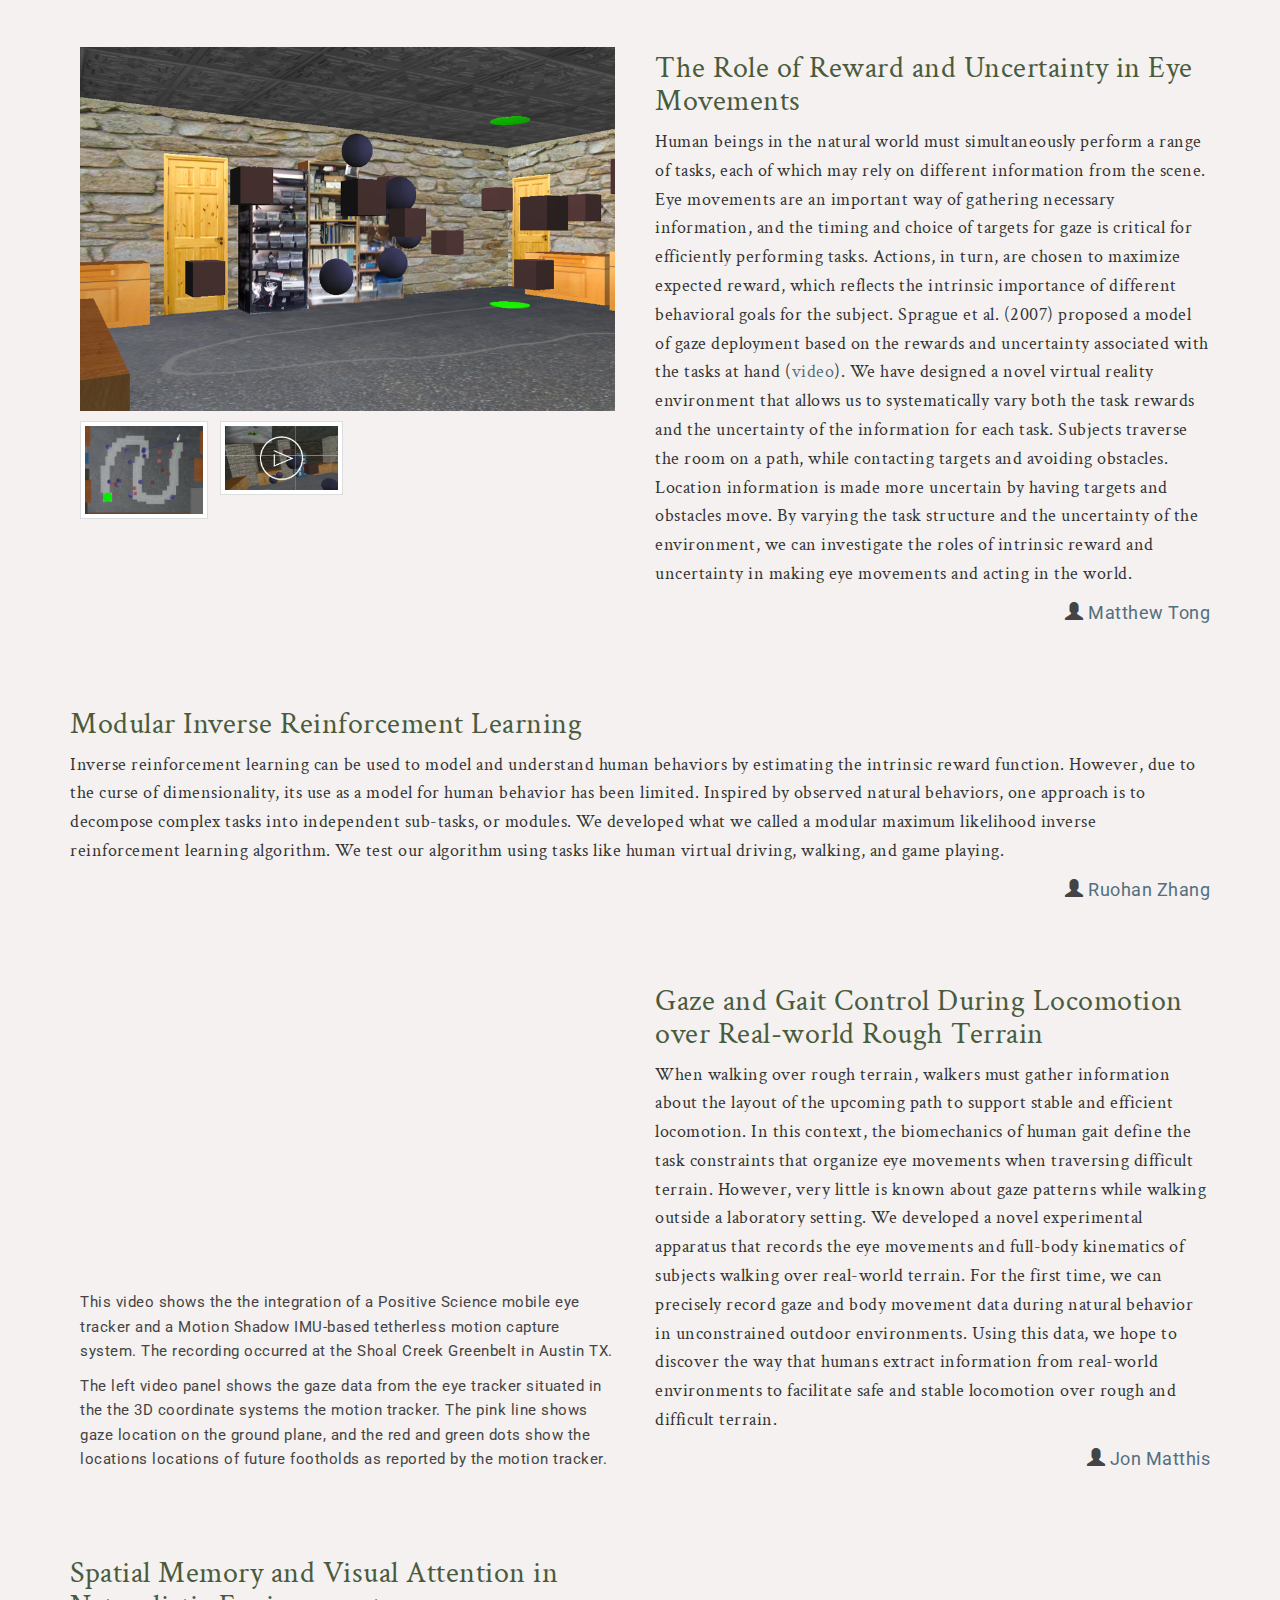
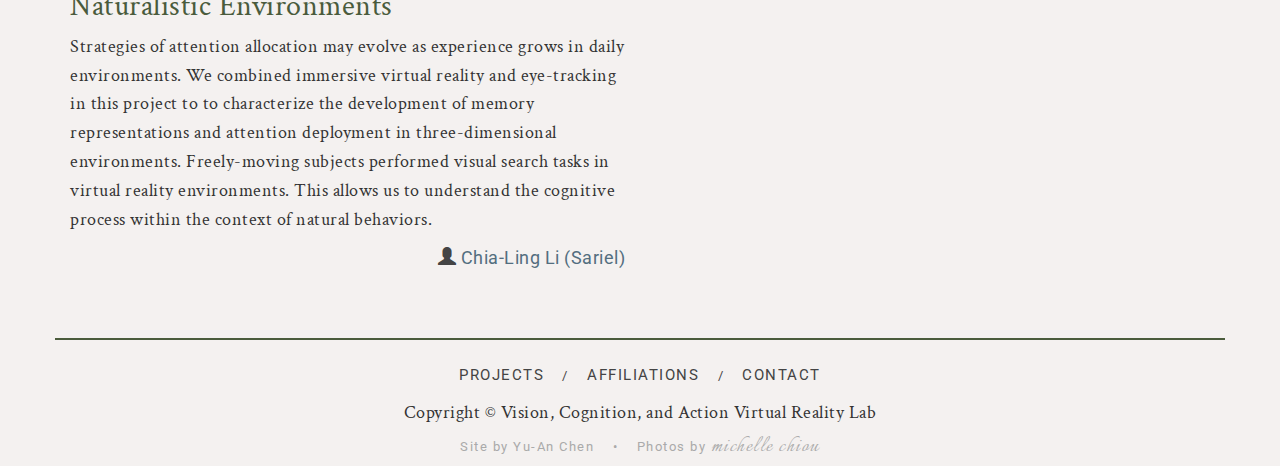
<file: research.html>
<!DOCTYPE html>
<html lang="en">

<head>
    <meta charset="utf-8">
    <meta http-equiv="X-UA-Compatible" content="IE=edge">
    <meta name="viewport" content="width=device-width, initial-scale=1">
    <!-- The above 3 meta tags *must* come first in the head; any other head content must come *after* these tags -->
    <meta name="description" content="">
    <meta name="keywords" content="virtual reality, cognition, vision, action, artificial intelligence, machine learning, perception, computer science, psychology, neuroscience, brains, motor control, sensorimotor system, natural behavior, ut austin, center for perceptual systems ">
    <meta name="author" content="">
    <link rel="icon" href="favicon.ico">
    <link href='https://fonts.googleapis.com/css?family=Crimson+Text:400,600' rel='stylesheet' type='text/css'>
    <link href='https://fonts.googleapis.com/css?family=Megrim&text=VIRTUALREALITY<>â' rel='stylesheet' type='text/css'>
    <link href='https://fonts.googleapis.com/css?family=Lora:400italic|Roboto' rel='stylesheet' type='text/css'>
    <link href='https://fonts.googleapis.com/css?family=Italianno&text=michellechiou' rel='stylesheet' type='text/css'>
    <title>Research | Vision, Cognition, and Action VR Lab</title>
    <!-- Bootstrap core CSS -->
    <link href="dist/css/bootstrap.min.css" rel="stylesheet">
    <!-- IE10 viewport hack for Surface/desktop Windows 8 bug -->
    <link href="assets/css/ie10-viewport-bug-workaround.css" rel="stylesheet">
    <!-- Custom styles for this template -->
    <link href="css/vrlab.css" rel="stylesheet">
    <!-- Just for debugging purposes. Don't actually copy these 2 lines! -->
    <!--[if lt IE 9]><script src="assets/js/ie8-responsive-file-warning.js"></script><![endif]-->
    <script src="assets/js/ie-emulation-modes-warning.js"></script>
    <!-- HTML5 shim and Respond.js for IE8 support of HTML5 elements and media queries -->
    <!--[if lt IE 9]>
      <script src="https://oss.maxcdn.com/html5shiv/3.7.2/html5shiv.min.js"></script>
      <script src="https://oss.maxcdn.com/respond/1.4.2/respond.min.js"></script>
    <![endif]-->
</head>

<body>
    <a id="to_page_top"></a>
    <div class="container page-research">
        <div class="page-header">
            <h1 class="text-center"><a href="index.html"><img id="lab_logo_primary" class="hidden-xs" alt="VR Lab logo" src="vr_lab_logo.png" style="height:87px">
        <span class="labName_vcaVR">
          <span class="labName_vca">Vision, Cognition, <span class="small_italic"><em>and</em></span> Action</span><br/>
          <span class="labName_VR">VIRTUAL REALITY</span>
        </span>
        <span class="labName_lab">
          <em>l<br />a<br /><span style="display:block; line-height:1.4">b</span></em>
        </span>
      </a></h1>
            <nav class="navbar navbar-default">
                <div class="container">
                    <div class="navbar-header">
                        <button type="button" class="navbar-toggle collapsed" data-toggle="collapse" data-target="#navbar" aria-expanded="false" aria-controls="navbar">
                            <span class="sr-only">Toggle navigation</span>
                            <span class="icon-bar"></span>
                            <span class="icon-bar"></span>
                            <span class="icon-bar"></span>
                        </button>
                        <a id="lab_logo_secondary" class="navbar-brand visible-xs-block" href="index.html"><img alt="VR Lab logo" src="vr_lab_logo.png" style="height:100%"></a>
                        <a class="navbar-brand visible-xs-block" id="page_title" data-toggle="collapse" data-target="#navbar" aria-expanded="false" aria-controls="navbar">Research</a>
                    </div>
                    <div id="navbar" class="collapse navbar-collapse">
                        <ul class="nav nav-justified">
                            <li class="active"><a href="research.html">Research</a></li>
                            <li><a href="people.html">People</a></li>
                            <li><a href="equipment.html">Equipment</a></li>
                            <li><a href="publications.html">Publications</a></li>
                            <li><a href="contact.html">Contact</a></li>
                        </ul>
                    </div>
                    <!--/.nav-collapse -->
                </div>
            </nav>
        </div>
        <a id="project_dynamic_motion"></a>
        <div class="row">
            <div class="col-xs-12 hidden-md hidden-lg p-b-0px">
                <h2 class="hidden-md hidden-lg">Dynamic Motion Planning of Character Animation</h2>
            </div>
            <div class="col-xs-12 col-md-6 col-md-push-6 p-img">
                <img alt="motion character animation" src="img/research/lijia_motion_character_animation.png" style="width:100%">
                <div class="container-thumbnail">
                    <a href="#Gallery-dynamic_motion" data-slide-to="0" class="col-xs-3 " data-toggle="tooltip" title="Click to Play." data-placement="bottom"><img class="img-thumbnail" src="img/research/lijia_hopper_walk_preview.jpg" alt="Hopper walk preview" data-toggle="modal" data-target="#Modal-dynamic_motion"></a>
                    <a href="#Gallery-dynamic_motion" data-slide-to="1" class="col-xs-3 "><img class="img-thumbnail" src="img/research/lijia_hopper_run_preview.jpg" alt="Hopper run preview" data-toggle="modal" data-target="#Modal-dynamic_motion"></a>
                </div>
            </div>
            <div class="col-xs-12 col-md-6 col-md-pull-6">
                <h2 class="hidden-xs hidden-sm">Dynamic Motion Planning of Character Animation</h2>
                <p>The project provides an approach that automatically generates motion plans for character animation in novel situations. Although motion capture animation has become prevalent in the computer graphics industry, characters animated with this approach are only capable of the motions that have been previously recorded. The aim of this project is to address those limitations of motion capture animation.</p>
                <div class="sans_serif text-right"><span class="glyphicon glyphicon-user"></span> <a href="people.html#lijia">Lijia Liu</a></div>
            </div>
            <!--begin modal window-->
            <div class="modal fade" id="Modal-dynamic_motion" tabindex="-1" role="dialog" aria-labelledby="Modal-dynamic_motion" aria-hidden="true">
                <div class="modal-dialog">
                    <div class="modal-content">
                        <div class="modal-header">
                            <div class="pull-left">Dynamic Motion Planning of Character Animation</div>
                            <button type="button" class="close" data-dismiss="modal" title="Close">
                                <span class="glyphicon glyphicon-remove"></span></button>
                        </div>
                        <div class="modal-body">
                            <!--begin carousel-->
                            <div id="Gallery-dynamic_motion" class="carousel slide" data-interval="false">
                                <div class="carousel-inner">
                                    <div class="item active text-center">
                                        <video controls>
                                            <source src="video/Lijia_Hopper_walk.mp4" type="video/mp4">
                                            <a href="https://youtu.be/weDJ_u9PaVw" target="_blank">Watch the video on YouTube.</a>
                                        </video>
                                        <p class="sans_serif small">Hopper Walk</p>
                                    </div>
                                    <div class="item text-center">
                                        <video controls>
                                            <source src="video/Lijia_Hopper_run.mp4" type="video/mp4">
                                            <a href="https://youtu.be/WeUOCsYYo3g" target="_blank">Watch the video on YouTube.</a>
                                        </video>
                                        <p class="sans_serif small">Hopper Run</p>
                                    </div>
                                </div>
                                <a class="left carousel-control" href="#Gallery-dynamic_motion" role="button" data-slide="prev">
                                    <span class="glyphicon glyphicon-chevron-left"></span></a>
                                <a class="right carousel-control" href="#Gallery-dynamic_motion" role="button" data-slide="next">
                                    <span class="glyphicon glyphicon-chevron-right"></span></a>
                            </div>
                        </div>
                    </div>
                </div>
            </div>
        </div>
        <div class="row">
            <div class="col-xs-12 hidden-md hidden-lg p-b-0px">
                <h2 class="hidden-md hidden-lg">Goal-Oriented Movement Recording</h2>
            </div>
            <div class="col-xs-12 col-md-6 p-img">
                <!--a href="#" data-toggle="tooltip" title="Some legend gose here!" data-placement="right"></a-->
                <img alt="Goal movement task" src="img/research/leif-goal-movement-task.jpg" style="width:100%">
                <div class="container-thumbnail">
                    <a href="#Gallery-goal_oriented" data-slide-to="0" class="col-xs-3" data-toggle="tooltip" title="Click to enlarge." data-placement="bottom"><img class="img-thumbnail" src="img/research/leif-goal-movement-skeletons.png" alt="goal movement skeletons" data-toggle="modal" data-target="#Modal-goal_oriented"></a>
                    <a href="#Gallery-goal_oriented" data-slide-to="1" class="col-xs-3"><img class="img-thumbnail" src="img/research/leif-goal-movement-trace.png" alt="goal movement trace" data-toggle="modal" data-target="#Modal-goal_oriented"></a>
                    <a href="#Gallery-goal_oriented" data-slide-to="2" class="col-xs-3"><img class="img-thumbnail" src="img/research/leif-goal-movement-markers.png" alt="goal movement markers" data-toggle="modal" data-target="#Modal-goal_oriented"></a>
                    <a href="#Gallery-goal_oriented" data-slide-to="3" class="col-xs-3"><img class="img-thumbnail" src="img/research/leif-goal-movement-feet.png" alt="goal movement feet" data-toggle="modal" data-target="#Modal-goal_oriented"></a>
                </div>
                <!--begin modal window-->
                <div class="modal fade" id="Modal-goal_oriented" tabindex="-1" role="dialog" aria-labelledby="Modal-goal_oriented" aria-hidden="true">
                    <div class="modal-dialog">
                        <div class="modal-content">
                            <div class="modal-header">
                                <div class="pull-left">Goal-Oriented Movement Recording</div>
                                <button type="button" class="close" data-dismiss="modal" title="Close">
                                    <span class="glyphicon glyphicon-remove"></span></button>
                            </div>
                            <div class="modal-body">
                                <!--begin carousel-->
                                <div id="Gallery-goal_oriented" class="carousel slide" data-interval="false">
                                    <div class="carousel-inner">
                                        <div class="item active">
                                            <img src="img/research/leif-goal-movement-skeletons.png" alt="item1">
                                            <div class="carousel-caption">
                                                <p class="sans_serif small">Marker locations of three different subjects while reaching the same sets of targets</p>
                                            </div>
                                        </div>
                                        <div class="item">
                                            <img src="img/research/leif-goal-movement-trace.png" alt="item2">
                                            <div class="carousel-caption">
                                                <p class="sans_serif small">Example tragetory of one subject reaching different markers</p>
                                            </div>
                                        </div>
                                        <div class="item">
                                            <img src="img/research/leif-goal-movement-markers.png" alt="item3">
                                            <div class="carousel-caption">
                                                <p class="sans_serif small">Trajectory of three different markers while reaching different targets</p>
                                            </div>
                                        </div>
                                        <div class="item">
                                            <img src="img/research/leif-goal-movement-feet.png" alt="item4">
                                            <div class="carousel-caption">
                                                <p class="sans_serif small">Traces of left and right foot placement on the ground while walking towards a target</p>
                                            </div>
                                        </div>
                                        <!--end carousel-inner-->
                                    </div>
                                    <!--Begin Previous and Next buttons-->
                                    <a class="left carousel-control" href="#Gallery-goal_oriented" role="button" data-slide="prev">
                                        <span class="glyphicon glyphicon-chevron-left"></span></a>
                                    <a class="right carousel-control" href="#Gallery-goal_oriented" role="button" data-slide="next">
                                        <span class="glyphicon glyphicon-chevron-right"></span></a>
                                </div>
                                <!--end Gallery-goal_oriented-->
                            </div>
                            <!--end modal-body-->
                        </div>
                        <!--end modal-content-->
                    </div>
                    <!--end modal-dialoge-->
                </div>
                <!--end Modal-goal_oriented-->
            </div>
            <div class="col-xs-12 col-md-6">
                <h2 class="hidden-sm hidden-xs">Goal-Oriented Movement Recording</h2>
                <p>This project was aimed at measuring and recording unrestricted, whole-body movements during a goal-oriented reaching task. Subjects in the study were instructed to locate and touch (using the right index finger) each of 12 targets arranged at fixed locations in a 4m x 5m laboratory space. The resulting movements reveal striking regularity in behavior across subjects, and the known locations of the goals for the task permit quantitative analysis of the Jacobian that maps from intrinsic space to goal space.</p>
                <div class="sans_serif text-right"><span class="glyphicon glyphicon-user"></span> <a href="people.html#alumni">Leif Johnson</a></div>
            </div>
        </div>
        <div class="row">
            <div class="col-xs-12 hidden-md hidden-lg p-b-0px">
                <h2 class="hidden-md hidden-lg">Soft Barrier Model for Ongoing Attention Allocation</h2>
            </div>
            <div class="col-xs-12 col-md-6 col-md-push-6 p-img">
                <img alt="soft-barrier-states" src="img/research/leif-soft-barrier-states.png" style="width:100%">
            </div>
            <div class="col-xs-12 col-md-6 col-md-pull-6">
                <h2 class="hidden-xs hidden-sm">Soft Barrier Model for Ongoing Attention Allocation</h2>
                <p>Foveated vision requires active allocation of gaze, particularly in scenarios where multiple tasks are being performed simultaneously. Building on previous work, we developed a probabilistic model of attention allocation that juggles uncertain state estimates across multiple tasks, and allocates gaze dynamically to reduce reward-weighted uncertainty.</p>
                <div class="sans_serif text-right"><span class="glyphicon glyphicon-user"></span> <a href="people.html#alumni">Leif Johnson</a></div>
            </div>
        </div>
        <a id="project_reward_uncertainty"></a>
        <div class="row">
            <div class="col-xs-12 hidden-md hidden-lg p-b-0px">
                <h2 class="hidden-md hidden-lg">The Role of Reward and Uncertainty in Eye Movements</h2>
            </div>
            <div class="col-xs-12 col-md-6 p-img">
                <img alt="topdown-viwl" src="img/research/mhtong_environment.png" style="width:100%">
                <div class="container-thumbnail">
                    <a href="#Gallery-reward_uncertainty" data-slide-to="0" class="col-xs-3"><img class="img-thumbnail" src="img/research/mhtong_topdown.png" alt="VR environment topdown view" data-toggle="modal" data-target="#Modal-reward_uncertainty"></a>
                    <a href="#Gallery-reward_uncertainty" data-slide-to="1" class="col-xs-3"><img class="img-thumbnail" src="img/research/mhtong_sphere_preview.jpg" alt="reward uncertainty video preview" data-toggle="modal" data-target="#Modal-reward_uncertainty"></a>
                </div>
                <!--begin modal window-->
                <div class="modal fade" id="Modal-reward_uncertainty" tabindex="-1" role="dialog" aria-labelledby="Modal-reward_uncertainty" aria-hidden="true">
                    <div class="modal-dialog">
                        <div class="modal-content">
                            <div class="modal-header">
                                <div class="pull-left">The Role of Reward and Uncertainty in Eye Movements</div>
                                <button type="button" class="close" data-dismiss="modal" title="Close">
                                    <span class="glyphicon glyphicon-remove"></span></button>
                            </div>
                            <div class="modal-body">
                                <!--begin carousel-->
                                <div id="Gallery-reward_uncertainty" class="carousel slide" data-interval="false">
                                    <div class="carousel-inner">
                                        <div class="item active">
                                            <img src="img/research/mhtong_topdown.png" alt="item1">
                                            <div class="carousel-caption">
                                                <p class="sans_serif small">We can place a model or human in the same environment and observe the information available to each. Here lines indicate the locations of the closest target, closest obstacle, and the upcoming path.</p>
                                            </div>
                                        </div>
                                        <div class="item">
                                            <div class="embed-responsive embed-responsive-16by9">
                                                <iframe class="embed-responsive-item" src="https://www.youtube.com/embed/asVsMWSalkc" frameborder="0" allowfullscreen></iframe>
                                            </div>
                                        </div>
                                    </div>
                                    <!--Begin Previous and Next buttons-->
                                    <a class="left carousel-control" href="#Gallery-reward_uncertainty" role="button" data-slide="prev">
                                        <span class="glyphicon glyphicon-chevron-left"></span></a>
                                    <a class="right carousel-control" href="#Gallery-reward_uncertainty" role="button" data-slide="next">
                                        <span class="glyphicon glyphicon-chevron-right"></span></a>
                                    <!--end myGallery-->
                                </div>
                                <!--end modal-body-->
                            </div>
                            <!--end modal-content-->
                        </div>
                        <!--end modal-dialoge-->
                    </div>
                    <!--end Modal-reward_uncertainty-->
                </div>
            </div>
            <div class="col-xs-12 col-md-6">
                <h2 class="hidden-sm hidden-xs">The Role of Reward and Uncertainty in Eye Movements</h2>
                <p>Human beings in the natural world must simultaneously perform a range of tasks, each of which may rely on different information from the scene. Eye movements are an important way of gathering necessary information, and the timing and choice of targets for gaze is critical for efficiently performing tasks. Actions, in turn, are chosen to maximize expected reward, which reflects the intrinsic importance of different behavioral goals for the subject. Sprague et al. (2007) proposed a model of gaze deployment based on the rewards and uncertainty associated with the tasks at hand (<a href="https://youtu.be/MQQor1JIjVk" target="_blank">video</a>). We have designed a novel virtual reality environment that allows us to systematically vary both the task rewards and the uncertainty of the information for each task. Subjects traverse the room on a path, while contacting targets and avoiding obstacles. Location information is made more uncertain by having targets and obstacles move. By varying the task structure and the uncertainty of the environment, we can investigate the roles of intrinsic reward and uncertainty in making eye movements and acting in the world.</p>
                <div class="sans_serif text-right"><span class="glyphicon glyphicon-user"></span> <a href="people.html#matt">Matthew Tong</a></div>
            </div>
        </div>
        <a id="project_behavior_modeling"></a>
        <div class="row">
            <div class="col-xs-12 hidden-md hidden-lg p-b-0px">
                <h2 class="hidden-md hidden-lg">Modular Inverse Reinforcement Learning</h2>
            </div>
            <div class="col-xs-12">
                <h2 class="hidden-xs hidden-sm">Modular Inverse Reinforcement Learning</h2>
                <p>Inverse reinforcement learning can be used to model and understand human behaviors by estimating the intrinsic reward function. However, due to the curse of dimensionality, its use as a model for human behavior has been limited. Inspired by observed natural behaviors, one approach is to decompose complex tasks into independent sub-tasks, or modules. We developed what we called a modular maximum likelihood inverse reinforcement learning algorithm. We test our algorithm using tasks like human virtual driving, walking, and game playing.</p>
                <div class="sans_serif text-right"><span class="glyphicon glyphicon-user"></span> <a href="people.html#ruohan">Ruohan Zhang</a></div>
            </div>
        </div>
        <a id="project_walking"></a>
        <div class="row">
            <div class="col-xs-12 hidden-md hidden-lg p-b-0px">
                <h2 class="hidden-md hidden-lg">Gaze and Gait Control During Locomotion over Real-world Rough Terrain</h2>
            </div>
            <div class="col-xs-12 col-md-6 p-img">
                <div class="embed-responsive embed-responsive-16by9 ">
                    <iframe class="embed-responsive-item" src="https://www.youtube.com/embed/g8368cK7m34" allowfullscreen></iframe>
                </div>
                <div class="hidden-sm hidden-xs p-t-10px">
                    <p class="sans_serif small">This video shows the the integration of a Positive Science mobile eye tracker and a Motion Shadow IMU-based tetherless motion capture system. The recording occurred at the Shoal Creek Greenbelt in Austin TX.</p>
                    <p class="sans_serif small">The left video panel shows the gaze data from the eye tracker situated in the the 3D coordinate systems the motion tracker. The pink line shows gaze location on the ground plane, and the red and green dots show the locations locations of future footholds as reported by the motion tracker. </p>
                </div>
                <div>
                    <details class="sans_serif small hidden-md hidden-lg p-t-10px">
                        <summary>Video description</summary>
                        <p>This video shows the the integration of a Positive Science mobile eye tracker and a Motion Shadow IMU-based tetherless motion capture system. The recording occurred at the Shoal Creek Greenbelt in Austin TX.</p>
                        <p>The left video panel shows the gaze data from the eye tracker situated in the the 3D coordinate systems the motion tracker. The pink line shows gaze location on the ground plane, and the red and green dots show the locations locations of future footholds as reported by the motion tracker. </p>
                    </details>
                </div>
            </div>
            <div class="col-xs-12 col-md-6">
                <h2 class="hidden-sm hidden-xs">Gaze and Gait Control During Locomotion over Real-world Rough Terrain</h2>
                <p>When walking over rough terrain, walkers must gather information about the layout of the upcoming path to support stable and efficient locomotion. In this context, the biomechanics of human gait define the task constraints that organize eye movements when traversing difficult terrain. However, very little is known about gaze patterns while walking outside a laboratory setting. We developed a novel experimental apparatus that records the eye movements and full-body kinematics of subjects walking over real-world terrain. For the first time, we can precisely record gaze and body movement data during natural behavior in unconstrained outdoor environments. Using this data, we hope to discover the way that humans extract information from real-world environments to facilitate safe and stable locomotion over rough and difficult terrain.</p>
                <div class="sans_serif text-right"><span class="glyphicon glyphicon-user"></span> <a href="people.html#jon">Jon Matthis</a></div>
            </div>
        </div>
        <a id="project_apartment"></a>
        <div class="row">
            <div class="col-xs-12 hidden-md hidden-lg p-b-0px">
                <h2 class="hidden-md hidden-lg">Spatial Memory and Visual Attention in Naturalistic Environments</h2>
            </div>
            <div class="col-xs-12 col-md-6 col-md-push-6 p-img">
                <div class="embed-responsive embed-responsive-16by9">
                    <iframe class="embed-responsive-item" src="https://www.youtube.com/embed/cqBOKc9oQT8" allowfullscreen></iframe>
                </div>
            </div>
            <div class="col-xs-12 col-md-6 col-md-pull-6">
                <h2 class="hidden-xs hidden-sm">Spatial Memory and Visual Attention in Naturalistic Environments</h2>
                <p>Strategies of attention allocation may evolve as experience grows in daily environments. We combined immersive virtual reality and eye-tracking in this project to to characterize the development of memory representations and attention deployment in three-dimensional environments. Freely-moving subjects performed visual search tasks in virtual reality environments. This allows us to understand the cognitive process within the context of natural behaviors.</p>
                <div class="sans_serif text-right"><span class="glyphicon glyphicon-user"></span> <a href="people.html#sariel">Chia-Ling Li (Sariel)</a></div>
            </div>
        </div>
    </div>
    <div class="back_to_top text-center">
        <a href="#to_page_top">â</a>
    </div>
    <footer class="footer container">
        <div class="sans_serif text-center p-t-10px">
            <small>
                <a href="research.html">PROJECTS</a>
                <span class="small footer_divider">/</span>
                <!--a>YOUTUBE</a>
                <span class="small footer_divider">/</span-->
                <a href="contact.html#affiliations">AFFILIATIONS</a>
                <span class="small footer_divider">/</span>
                <a href="contact.html">CONTACT</a>
            </small>
        </div>
        <div class="text-center p-t-10px">
            Copyright &copy; Vision, Cognition, and Action Virtual Reality Lab
        </div>
        <div id="contribution" class="text-center sans_serif small">
            <small>Site by <a href="mailto:atwood12@gmail.com">Yu-An Chen</a></small>
            <span class="small footer_divider">&bull;</span>
            <small>Photos by <a href="http://www.michellechiouphotography.com/" target="_blank"><span id="michelle_chiou">michelle chiou</span></a></small>
        </div>
    </footer>
    <!-- /container -->
    <!-- Bootstrap core JavaScript
    ================================================== -->
    <!-- Placed at the end of the document so the pages load faster -->
    <script src="https://ajax.googleapis.com/ajax/libs/jquery/1.11.3/jquery.min.js"></script>
    <script>
    window.jQuery || document.write('<script src="assets/js/vendor/jquery.min.js"><\/script>')
    </script>
    <script src="dist/js/bootstrap.min.js"></script>
    <script src="js/vrlab.js"></script>
    <script>
    $(document).ready(function() {
        $('[data-toggle="tooltip"]').tooltip();
    });
    </script>
    <!-- IE10 viewport hack for Surface/desktop Windows 8 bug -->
    <script src="assets/js/ie10-viewport-bug-workaround.js"></script>
</body>

</html>
</file>
<file: css/vrlab.css>
/*
 * Globals from blog.css
 */
body {
  font-family: "Crimson Text", "Adobe Garamond Pro", Garamond, "Hoefler Text", "Times New Roman", Times, serif;
  color: #333;
  font-size: 18px;
  line-height: 1.6;
  font-weight: 400;
  letter-spacing: 0.5px;
  background-color: #f4f1f0;
  position: relative;
}
body .sans_serif {
  font-family: Roboto, Arial, sans-serif;
  font-weight: 400;
  color: #444;
  letter-spacing: 0.5px;
}
body a {
  color: #536e7f;
}
body a:visited{
  color: #537f5e;
}
body a:active{
  color: #28353e;
}

h1 > a:link,
h1 > a:visited {
  color: inherit;
}

h1 > a:hover {
  color: #333;
  text-decoration: none;
}
h1 > a:active {
  color: #536e7f;
}

#lab_logo_primary {
  vertical-align: initial;
  margin-bottom: -10px;
  margin-right: 3px;
}
.labName_vcaVR {
  display: inline-block;
}
.labName_vca {
  font-size: 30px;
}
.small_italic {
  font-size: 50%;
  font-family: Lora, "Adobe Garamond Pro", Garamond, "Hoefler Text", "Crimson Text", "Times New Roman", Times, serif;
  line-height: 12px;
}
.labName_VR {
  font-family: 'Megrim', Roboto, Arial, sans-serif;
  font-weight: 400;
  font-size: 46px;
  letter-spacing: 1.75px;
  text-shadow: 3px 2px 1px #fff,
               5px 4px 1px #afb5ce;
}
.labName_lab{
  display: inline-block;
  font-family: Lora, "Adobe Garamond Pro", Garamond, "Hoefler Text", "Crimson Text", "Times New Roman", Times, serif;
  font-weight: 600;
  font-size: 20px;
  line-height: 0.9;
  padding-left: 10px;
  position: relative;
  bottom: 4px
} 
@media (max-width: 767px) {
  .labName_vcaVR {
    line-height: 0.8;
  }
  .labName_VR {
    font-size: 31px;
  }
  .labName_vca {
    font-size: 20.8px;  
  }
  
  .labName_lab {
    font-size: 15px;
    padding-left: 0px;
    bottom: 0px;
  }
  .page-header h1 {
    text-align: center;
  }
}

h1, .h1,
h2, .h2,
h3, .h3,
h4, .h4,
h5, .h5,
h6, .h6 {
  margin-top: 0;
  margin-bottom: 20px;
  font-family: "Crimson Text", "Adobe Garamond Pro", Garamond, "Hoefler Text", "Times New Roman", Times, serif;
  font-weight: 600;
  color: #4a5b3c;
  letter-spacing: 0.5px;
}
.modal.and.carousel {
  position: absolute; 
}
/*
 * Override Bootstrap's default container.
 */

h4 {
  margin-top: 25px;
}
strong {
  color: #000
}
.lead {
  font-size: 120%;
  margin-bottom: 0;
}

@media (max-width: 767px) {
  .lead {
  font-size: 120%;
  }
}
.row {
  margin-bottom: 20px;
}
.row_contact {
  margin-top: 10px;
  margin-bottom: 0;
  background-color: #eee;
  background-color: rgba(203, 214, 194,.50); 
}
[class*="col-"] {
  padding-top: 15px;
  padding-bottom: 15px;
  /*background-color: #eee;
  background-color: rgba(74, 91, 60,.10);
  border: 1px solid #ddd;
  border: 1px solid rgba(86,61,124,.2);*/
}
.p-a-5px {
  padding: 5px;
}
.p-b-0px {
  padding-bottom: 0px;
}
.p-lr-0px {
  padding-left: 0px;
  padding-right: 0px;
}
.p-t-10px {
  padding-top: 10px;
}
.p-img {
  padding: 10px 25px;
}
.row_contact div {
  padding-top: 10px;
  padding-bottom: 10px;
}
@media (max-width: 767px) {
  .row_contact div:nth-child(odd) {
    padding-bottom: 0px
  }
  .row_contact div:nth-child(even) {
    padding-top: 0px
  }
}
.row_contact div p {
  margin: 0;
}
.row .img-circle {
  max-width: 200px;
  display: block;
  margin: auto;
}
hr {
  margin-top: 40px;
  margin-bottom: 40px;
  border-color: #536e7f;
  border-width: 10px;
}
/*Back to page top nav & Footer*/
.footer {
  border-top:solid 2px #4a5b3c; 
  padding-top:10px;
  clear: both;
}
.footer .sans_serif {
  letter-spacing:1.5px;
}
.footer .sans_serif a {
  color: inherit;
}
.footer_divider {
  display:inline-block; 
  padding:0 1vw;
}
#contribution {
  color: #aaa;
}
#contribution a:hover {
  color: #333;
  text-decoration: none;
}
#michelle_chiou {
  font-family:Italianno;
  font-size:24px;
}
.back_to_top {
  font-size: 400%;
  font-weight: 600;
  font-family: Megrim;
  position: fixed;
  bottom: 20px;
  right: 1%;
  opacity: 0;
  z-index: 20;
  transition: opacity 0.5s;
}
.back_to_top a {
  display: block; 
  width: 80px;
  text-decoration: none;
}
.back_to_top a:hover {
  color: #333;
}

/*research page (and equipment page)*/
.page-research .row {
  margin-bottom: 50px;
}
.page-research h2,
.page-equipment h2 {
  margin-bottom: 10px;
  font-weight: 400;
}

.page-research .container-thumbnail .img-thumbnail {
  border-radius: 0px;
}
.page-research .container-thumbnail > a {
  border: solid 0px #000;
  padding: 0;
  padding-top: 10px;
}
.page-research .container-thumbnail > a:first-child {
  border-color: red;
  padding-right: 6px;
}
.page-research .container-thumbnail > a:nth-child(2) {
  padding-right: 4px;
  padding-left: 2px;
}
.page-research .container-thumbnail > a:nth-child(3) {
  padding-right: 2px;
  padding-left: 4px;
}
.page-research .container-thumbnail > a:last-child {
  padding-left: 6px;
}
@media (min-width: 767px) {
  .page-research h2{
  margin-top: 0px;
  }
}
/*contact page*/
#grad {
  background: #85a78c; /* For browsers that do not support gradients */
  background: -webkit-linear-gradient(left, #85a78c , #536e7f); /* For Safari 5.1 to 6.0 */
  background: -o-linear-gradient(right, #85a78c, #536e7f); /* For Opera 11.1 to 12.0 */
  background: -moz-linear-gradient(right, #85a78c, #536e7f); /* For Firefox 3.6 to 15 */
  background: linear-gradient(to right, #85a78c , #536e7f); /* Standard syntax */
}
.lab_email {
  display:inline-block; 
  padding:10px 10px 10px 10vw;
  color: #fff;
  font-family: Roboto, Arial, sans-serif;
  font-weight: 400;
  font-size: 125%;
}
#ut_Austin_logo {
  text-align: center;
  padding: 50px 50px;
}
#ut_Austin_logo img {
  max-width:250px;
}
.contact_affiliation > div > a {
  color: inherit;
  font-weight: 600;
}
.contact_affiliation > div > a:hover {
  color: #BF5700;

}
@media (max-width: 767px) {
  .lab_email {
  padding:5px 5px 5px 5vw;
  font-size: 80%
  }
  .contact_affiliation > div {
    text-align: left;
    padding-top: 7.5px;
    padding-bottom: 7.5px;
    padding-left: 15px;
  }
  #ut_Austin_logo {

    padding: 35px 50px 35px 50px;
  }
}
/*publicaitons*/
.tab_item p {
  text-indent: -20px;
  padding-left: 20px;
  padding-bottom: 20px;
  text-align:justify;
}
#holder-publication {
  padding: 0 50px;
}
#search-field {
  display: inline-block;
  margin: 0;
  width: 35%;
  font-size: 18px;
  appearance: none;
  box-shadow: none;
  border-radius: none;
  font-family: Roboto, Arial, sans-serif;
  font-style: italic;
  letter-spacing: 0.5px;
  padding: 10px;
  padding-right: 35px;
  border: none;
  border-bottom: solid 2px #c9c9c9;
  transition: border 0.3s;
}
#search-field:focus,
#search-field.focus {
  outline: none;
  border-bottom: solid 2px #969696;
}
#reset-button-id {
  opacity:0; 
  transition:opacity 0.25s; 
  display:inline-block; 
  position:relative; 
  top:-40px; 
  padding:0 18px 0 20px;
  text-decoration: none;
  cursor: pointer;
}
@media (max-width: 767px) {
  #holder-publication {
  padding: 0 25px;
  }
  #search-field {
    width: 100%
  }
}
/*Header reagion of home page*/
.cps_logo {
  height: 60px;
  width: 100%;
  background-color: #fff;
  padding: 10px 0 10px 10px;
}
.container-full_view_point_header {
  background-color:#ffba8b; 
  width:100%; 

  background-color: #e6dcd4;
  overflow:hidden;
}
.container-full_view_point_header .page-header{
  margin: 0;
  border: none;
  padding-bottom: 0;
}
.container-full_view_point_header h1 {
  margin-bottom: 0;
  padding-left: 10px;
  background-color: #e6dcd4;
  padding-top: 15px;
  padding-bottom: 15px;
  border-bottom: solid 2px #fff;
}
#nav-home {
  border: none;
  border-top: solid 2px #fff;
  padding-top: 30px;
  padding-bottom: 30px;
  background-color: #e6dcd4;
  border-radius: 0px;
}
#nav-home .h3 {
  margin-bottom: 0;
}
.header_home .header_home_text {
  position: absolute;
  display: block;
  text-align: center;
  margin: 15vw 10vw;
  background-color: rgba(256, 256, 256, 1);
  padding: 2vw;
  font-size: 26px;
  font-weight: 400;
}
@media (max-width: 767px) {
  .header_home .header_home_text {
    font-size: 20px;
    margin: 10vw;
  }
  #nav-home {
    padding-bottom: 12px;
  }
}

/* CUSTOMIZE THE CAROUSEL in INDEX PAGE
-------------------------------------------------- */

/* Carousel base class */
.page-header .carousel {
  height: 520px;
  height: 68vh;
  margin-bottom: 0px;
}
/* Since positioning the image, we need to help out the caption */
.page-header .carousel-caption {
  z-index: 10;
  background-color: #536e7f;
  background-color: rgba(0, 0, 0, 0.5);
  padding-left: 20px;
  padding-right: 20px;
}
.page-header .carousel-caption h2 {
  color: #fff; 
}
.page-header .carousel-caption p {
  font-family: Lora, "Adobe Garamond Pro", Garamond, "Hoefler Text", "Crimson Text", "Times New Roman", Times, serif;
  font-weight: 400;
  font-size: 22px
}
@media (max-width: 767px) {
  .page-header .carousel-caption p {
    font-size: 16px;
  }
}
.page-header .carousel-indicators {
  color: #000;
}
/* Declare heights because of positioning of img element */
.page-header .carousel .item {
  height: 520px;
  height: 68vh;
  background-color: #777;
  overflow: hidden;
}
.page-header .carousel-inner > .item > .horizontal_img {
  position: absolute;
  top: 0;
  left: 0;
  max-width: none;
  width: 102%;
  height: 68vw;
  margin-top: -80px;
  margin-top: calc(34vh - 33.3vw);
}

@media screen and (max-aspect-ratio:51/50) {
  .page-header .carousel-inner > .item > .horizontal_img { 
    margin-top: 0;
    height: 68vh;
    width: 102vh;
    margin-left: calc(50vw - 51vh);
  }
}
.page-header .carousel-inner > .item > .vertical_img {
  position: absolute;
  top: 0;
  left: 0;
  max-width: none;
  width: 103%;
  margin-top: 
}
@media screen and (max-aspect-ratio:36/75) {
  .page-header .carousel-inner > .item > .vertical_img {
    height: 69vh;
    max-width: none;
    width: 46vh;
  }
}
/* END CAROUSEL in INDEX PAGE
-------------------------------------------------- */

/*Carousel fade effect*/
.carousel-fade .carousel-inner .item {
  transition-property: opacity;
}
.carousel-fade .carousel-inner .item,
.carousel-fade .carousel-inner .active.left,
.carousel-fade .carousel-inner .active.right {
  opacity: 0;
}
.carousel-fade .carousel-inner .active,
.carousel-fade .carousel-inner .next.left,
.carousel-fade .carousel-inner .prev.right {
  opacity: 1;
}
.carousel-fade .carousel-inner .next,
.carousel-fade .carousel-inner .prev,
.carousel-fade .carousel-inner .active.left,
.carousel-fade .carousel-inner .active.right {
  left: 0;
  transform: translate3d(0, 0, 0);
}
  /*navebar*/
#navbar > .nav-justified {
  width:90%; 
  margin: 0 auto;
}
#nav-home #navbar > .nav-justified {
  width: 100%
}
.navbar-default {
  background-color: transparent;
  border: none;
  font-weight: 600;
  font-size: 120%;
}
.navbar-default .navbar-brand {
  color: #4a5b3c;

}
.navbar-default #lab_logo_secondary {
  padding: 10px;
  height:90px;
  margin-top: -20px;
}
.navbar-default #page_title {
  padding: 15px;
  padding-right: 0px;
  display: none;
  font-size: 100%;
  cursor: pointer;
}
.navbar-default .navbar-brand:hover,
.navbar-default .navbar-brand:focus {

}
/*.navbar-default .navbar-text {
  color: #777;
}*/
.navbar-default li > a {
  color: #4a5b3c;

  text-transform: capitalize;
  
}
.navbar-default li > a:hover,
.navbar-default li > a:focus {
  color: #333;
  background-color: transparent;
  
}
.navbar-default #page_title:before,
.navbar-default .active > a:before,
.navbar-default li > a:hover:before {
  content: "{ ";
}
.navbar-default li > a:active:before,
.navbar-default li > a:active:after {
  color: #536e7f;
  font-size: 98%;
}
.navbar-default #page_title:after,
.navbar-default .active > a:after,
.navbar-default li > a:hover:after {
  content: " }";
}
 


.navbar-default .active > a,
.navbar-default .active > a:hover,
.navbar-default .active > a:focus {
  color: #333;
  background-color: #e7e7e7;
}
.navbar-default .disabled > a,
.navbar-default .disabled > a:hover,
.navbar-default .disabled > a:focus {
  color: #ccc;
  background-color: transparent;
}
.navbar-default .navbar-toggle {
  border-color: #ddd;
  margin-right: 0px;
  z-index: 30;
}
#nav-home .navbar-toggle {
  margin-right: 10px;
}
.navbar-default .navbar-toggle:hover,
.navbar-default .navbar-toggle:focus {
  background-color: #cbd6c2;
}
.navbar-default .navbar-toggle .icon-bar {
  background-color: #888;
}
.navbar-default .navbar-collapse,
.navbar-default .navbar-form {
  border-color: #fff;
  border-width: 2px;
}
.navbar-default .open > a,
.navbar-default .open > a:hover,
.navbar-default .open > a:focus {
  color: #555;
  background-color: #e7e7e7;
}
@media (max-width: 991px) {
  .navbar-default {
    font-size: 110%;
    border-bottom: solid 2px #fff;
  }
  #nav-home .h3 {
    font-size: 20px;
  }
  #navbar > .nav-justified {
    width: 100%;
  }
}
@media (max-width: 767px) {
  .navbar-default #lab_logo_secondary {
    padding: 10px 0px;
  }
  #nav-home #lab_logo_secondary {
    padding: 10px
  }
  .navbar-default .navbar-collapse {
    border-bottom: 0px solid #fff;
  }
  .navbar-default .open .dropdown-menu > li > a {
    color: #777;
  }
  .navbar-default .open .dropdown-menu > li > a:hover,
  .navbar-default .open .dropdown-menu > li > a:focus {
    color: #333;
    background-color: transparent;
  }
  .navbar-default .open .dropdown-menu > .active > a,
  .navbar-default .open .dropdown-menu > .active > a:hover,
  .navbar-default .open .dropdown-menu > .active > a:focus {
    color: #555;
    background-color: #e7e7e7;
  }
  .navbar-default .open .dropdown-menu > .disabled > a,
  .navbar-default .open .dropdown-menu > .disabled > a:hover,
  .navbar-default .open .dropdown-menu > .disabled > a:focus {
    color: #ccc;
    background-color: transparent;
  }
}
.navbar-default .navbar-link {
  color: #777;
}
.navbar-default .navbar-link:hover {
  color: #333;
}
.navbar-default .btn-link {
  color: #777;
}
.navbar-default .btn-link:hover,
.navbar-default .btn-link:focus {
  color: #333;
}
.navbar-default .btn-link[disabled]:hover,
fieldset[disabled] .navbar-default .btn-link:hover,
.navbar-default .btn-link[disabled]:focus,
fieldset[disabled] .navbar-default .btn-link:focus {
  color: #ccc;
}
/*carousel in a modal*/
.modal .carousel .carousel-caption {
    position: relative;
    left: auto;
    right: auto;
    top: 0;
    background-color: #eee;
    background-color: rgba(203, 214, 194,.50); 
    padding: 10px 0
}
.modal .carousel .carousel-caption p {
  text-shadow: none;
}
.modal .carousel .carousel-inner img {
  margin: 0 auto;
}
/*embed video
.embed-responsive-2by1{
  padding-bottom: 50%
}
.overlay figcaption {
    position: absolute;
    z-index: 1000;
    height: 100%;
    width: 100%;
    background: rgba(100,100,100,0.5);
    /**text, adjust as req'd
    margin: auto;
    color: #fff;
    font-family:  "Crimson Text", "Adobe Garamond Pro", Georgia, "Times New Roman", Times, serif;
    text-transform: capitalize;
    text-shadow: 1px 1px 3px #000;
    text-align: center;
    font-size: 32px; /**some fallback value
    font-size: 4.5vw;
}
/*.overlay figcaption .row {
  position: relative;
  top: 50%;
  transform: translateY(-50%);
}*/
.btn-video {
  font-size: 16px;
  color: #222;
  font-weight: 600;
  border: 2px solid #444;
  text-transform: uppercase;
  border-radius: 0;
  margin: 5px;
}

/*@media (max-width: 767px) {
  .btn-video {
    font-size: 14px;
  }
  .overlay figcaption {
    font-size: 28px;
  }
}*/
.btn-video:focus,
.btn-video.focus {
  color: #85a78c;
  background-color: #111;
  border-color: #111;
}
.btn-video:hover {
  color: #fff;
  background-color: #333;
  border-color: #333;
}
/*.btn-video:active,
.btn-video.active,
.open > .dropdown-toggle.btn-video {
  color: #ffffff;
  background-color: #e6e6e6;
  border-color: #adadad;
}*/
.btn-video:active:hover,
.btn-video.active:hover,
.open > .dropdown-toggle.btn-video:hover,
.btn-video:active:focus,
.btn-video.active:focus,
.open > .dropdown-toggle.btn-video:focus,
.btn-video:active.focus,
.btn-video.active.focus,
.open > .dropdown-toggle.btn-video.focus {
  color: #fff;
  background-color: #222;
  border-color: #333;
}
/*.btn-video:active,
.btn-video.active,
.open > .dropdown-toggle.btn-video {
  background-image: none;
}
.btn-video.disabled:hover,
.btn-video[disabled]:hover,
fieldset[disabled] .btn-video:hover,
.btn-video.disabled:focus,
.btn-video[disabled]:focus,
fieldset[disabled] .btn-video:focus,
.btn-video.disabled.focus,
.btn-video[disabled].focus,
fieldset[disabled] .btn-video.focus {
  background-color: none;
  border-color: #ccc;
}
.btn-video .badge {
  color: none;
  background-color: #ffffff;
}*/

/*hompage (index) video text*/
.video_legend-right{
  border-right:5px solid #85a78c; 
  padding-right:20px;
  text-align: right;
}
.video_legend-left{
  border-left:3px solid #555; 
  padding-left:20px;
  text-align: left;
}
.video_legend-left, .video_legend-right{
  position: absolute;
  bottom: 15px;
  background-color: #fff;
  padding: 20px;
  margin: 20px;
  background-color: rgba(256, 256, 256,.70);
  z-index: 1;
}
.video_legend-right small {
  color: #333;
}

/*hompage (index) full view-point video*/
.container-full_view_point {
  width:100%; 
  height:100vh; 
  overflow:hidden;
}
.bg-color-black {
  background-color: #000;
}
.video_full_view_16by9 {
  height:100vh; 
  margin-left: calc(50vw - 90vh)
}
.video_full_view_4by3 {
  height:100vh; 
  margin-left: calc(50vw - 67.5vh)
}
.video_full_view_2by1 {
  height:100vh; 
  margin-left: calc(50vw - 103vh);
}
@media (max-width: 767px) {
  .btn-video {
    font-size: 14px;
  }
  .video_legend-right h2 {
    font-size: 26px
  }
  .video_legend-right {
    position: relative;
    margin: 0px;
    margin-top: 20px;
  }
  .container-full_view_point {
    height: calc(56.25vw - 25px);
  }
  .video_full_view_16by9,
  .video_full_view_2by1,
  .video_full_view_4by3 {
    width: 100%;
    height: auto;
    margin: 0;
  }

}
@media screen and (min-aspect-ratio:16/9) {
  .video_full_view_16by9 {
    width: 100%;
    height: auto;
    margin-left: 0;
    margin-top: calc(50vh - 28.125vw);
  }
}
@media screen and (min-aspect-ratio:4/3) {
  .video_full_view_4by3  {
    width: 100%;
    height: auto;
    margin-left: 0;
    margin-top: calc(50vh - 37.5vw);
  }
}
@media screen and (min-aspect-ratio:2/1) {
  .video_full_view_2by1 {
    width: 100%;
    height: auto;
    margin-left: 0;
    margin-top: calc(50vh - 25vw);
  }
}

#pbj_video_to_img {
  background: url('../img/home_page/video_to_img-PBJ.jpg') no-repeat;
}
#sphere_video_to_img {
  background: url('../img/home_page/video_to_img-sphere.jpg') no-repeat;
}
#walking_video_to_img {
  background: url('../img/home_page/video_to_img-walking.jpg') no-repeat;
}
#apartment_video_to_img {
  background: url('../img/home_page/video_to_img-apartment.jpg') no-repeat;
}
#pbj_video_to_img,
#sphere_video_to_img,
#walking_video_to_img,
#apartment_video_to_img {
  display: hidden;
  background-size: 600%;
  width: 100%;
  height: 100%;
  margin: auto;
  /*background-position: 0% 25%;*/
  animation: video_to_img 8s steps(5) infinite;
}
@keyframes video_to_img {
    20% {
        background-position: 100% 0%;
    }
    20.0001% {
        background-position: 0% 25%;
    }
    40% {
        background-position: 100% 25%;
    }
    40.0001% {
        background-position: 0% 50%;
    }
    60% {
        background-position: 100% 50%;
    }
    60.0001% {
        background-position: 0% 75%;
    }
    80% {
        background-position: 100% 75%;
    }
    80.0001% {
        background-position: 0% 100%;
    }
    100% {
        background-position: 100% 100%;
    } 
}
</file>
<file: assets/css/ie10-viewport-bug-workaround.css>
/*!
 * IE10 viewport hack for Surface/desktop Windows 8 bug
 * Copyright 2014-2015 Twitter, Inc.
 * Licensed under MIT (https://github.com/twbs/bootstrap/blob/master/LICENSE)
 */

/*
 * See the Getting Started docs for more information:
 * http://getbootstrap.com/getting-started/#support-ie10-width
 */
@-webkit-viewport { width: device-width; }
@-moz-viewport    { width: device-width; }
@-ms-viewport     { width: device-width; }
@-o-viewport      { width: device-width; }
@viewport         { width: device-width; }
</file>
